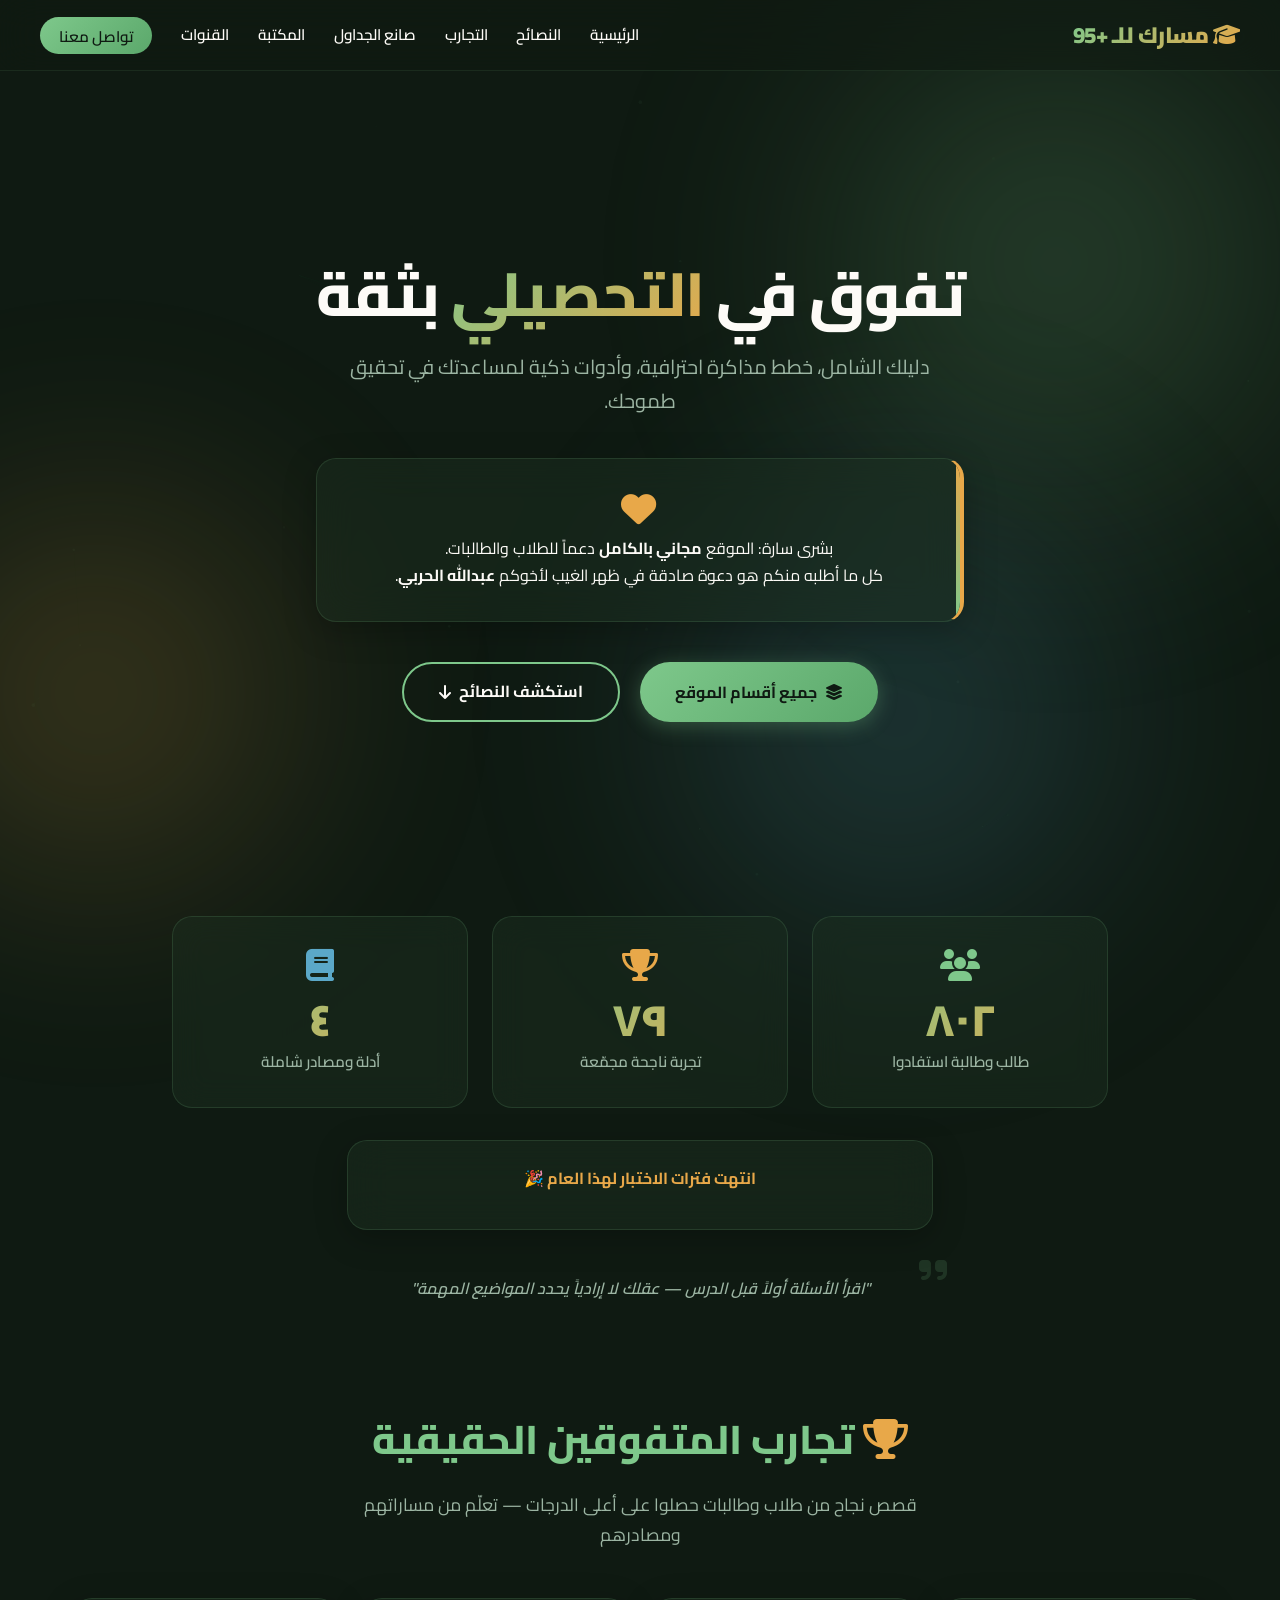
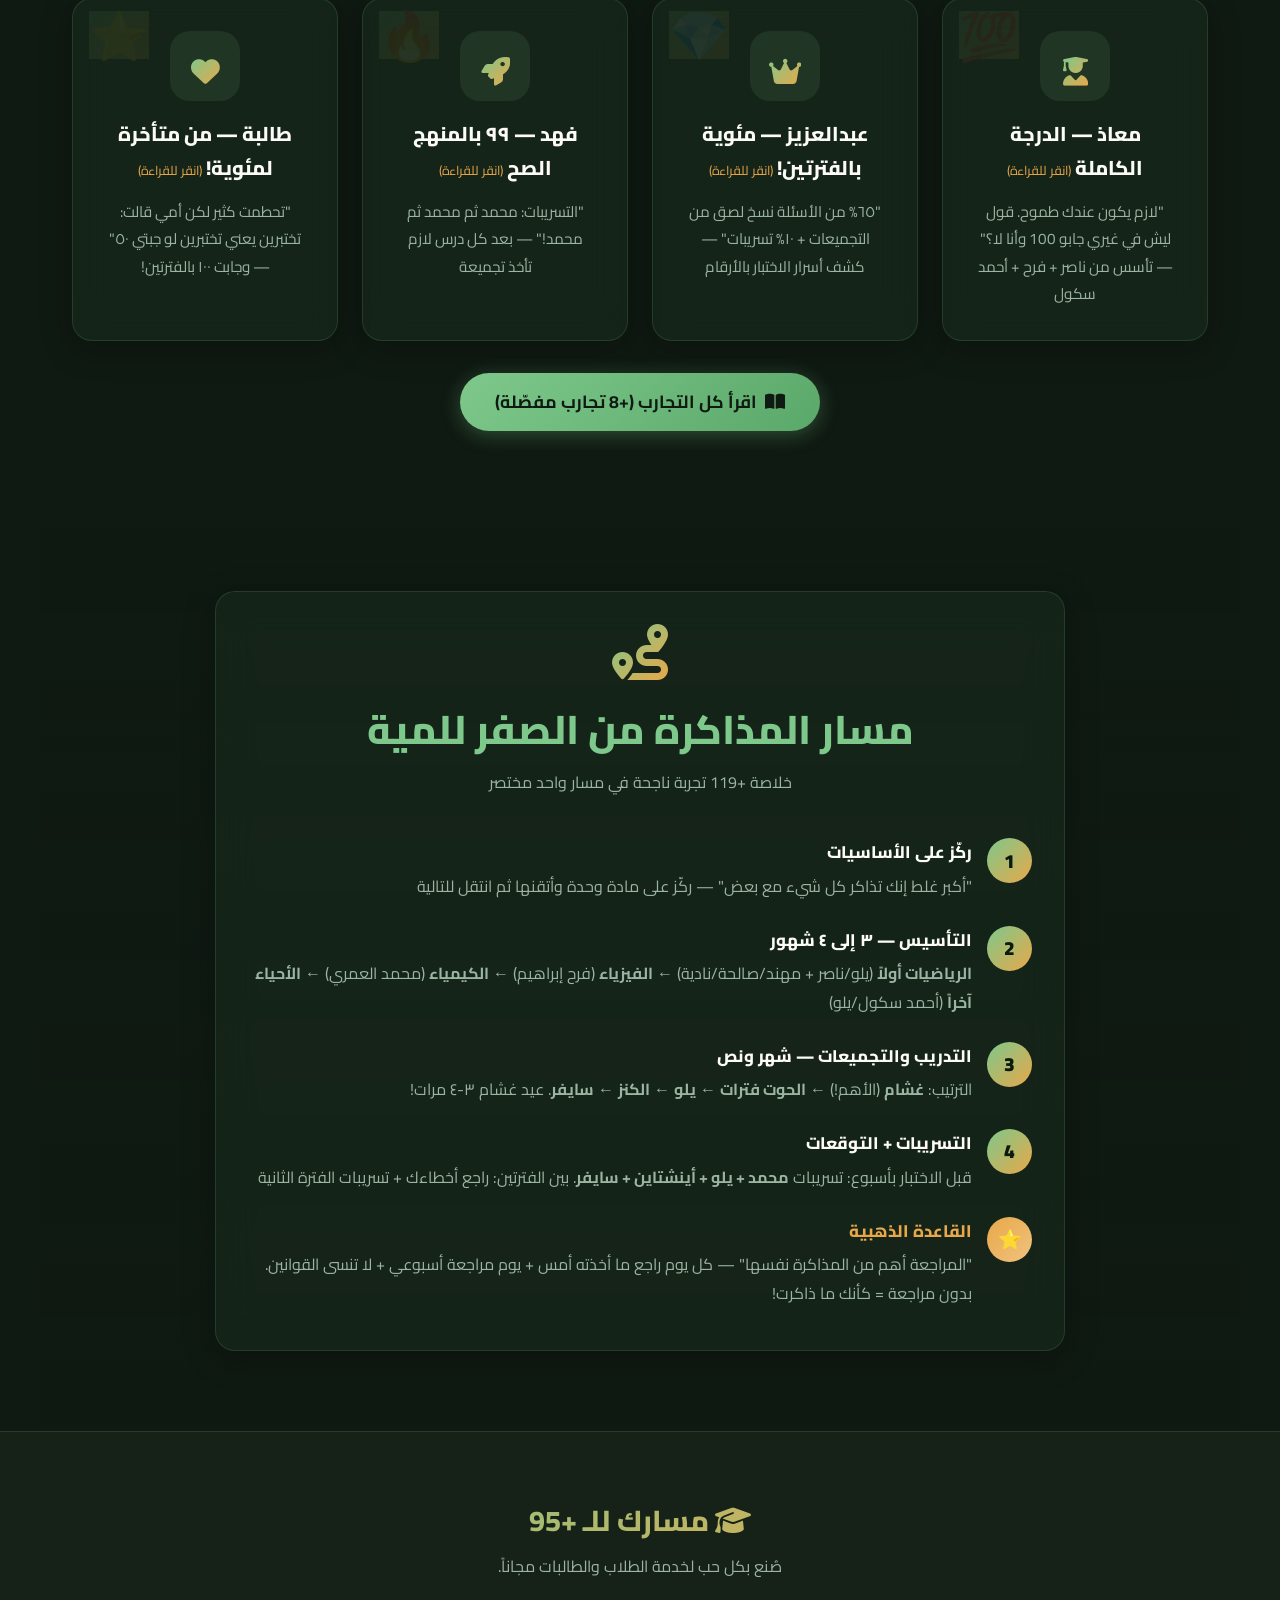
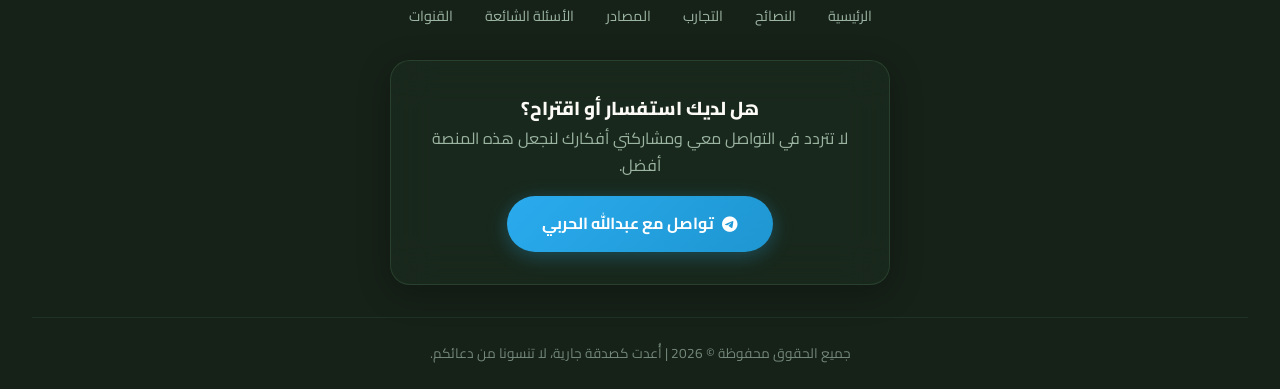
<file: index.html>
<!DOCTYPE html>
<html lang="ar" dir="rtl">
<head>
    <meta charset="UTF-8">
    <meta name="viewport" content="width=device-width, initial-scale=1.0">
    <title>مسارك للـ +95 | منصة التحصيلي الشاملة</title>
    <meta name="description" content="دليلك الشامل للتحصيلي: خطط مذاكرة ذكية، نصائح ذهبية من أصحاب الخبرة، تجارب المتفوقين. مجاني بالكامل!">
    <!-- Google Fonts: Cairo -->
    <link rel="preconnect" href="https://fonts.googleapis.com">
    <link rel="preconnect" href="https://fonts.gstatic.com" crossorigin>
    <link href="https://fonts.googleapis.com/css2?family=Cairo:wght@400;600;700;800;900&display=swap" rel="stylesheet">
    <!-- Font Awesome -->
    <link rel="stylesheet" href="https://cdnjs.cloudflare.com/ajax/libs/font-awesome/6.5.0/css/all.min.css">
    <!-- Custom CSS -->
    <link rel="stylesheet" href="style.css?v=17">
</head>
<body>
    <!-- Particles Background -->
    <canvas id="particles-canvas"></canvas>

    <!-- Organic Blobs -->
    <div class="organic-blob blob-1"></div>
    <div class="organic-blob blob-2"></div>
    <div class="organic-blob blob-3"></div>

    <!-- Mobile Overlay -->
    <div class="mobile-overlay" id="mobile-overlay"></div>

    <!-- Navbar -->
    <nav class="navbar" id="navbar">
        <div class="nav-container">
            <h1 class="logo"><i class="fa-solid fa-graduation-cap"></i> مسارك للـ +95</h1>
            <ul class="nav-links" id="nav-links">
                <li><a href="index.html">الرئيسية</a></li>
                <li><a href="tips.html">النصائح</a></li>
                <li><a href="#experiences-preview">التجارب</a></li>
                <li><a href="schedule.html">صانع الجداول</a></li>
                <li><a href="library.html">المكتبة</a></li>
                <li><a href="library.html#channels">القنوات</a></li>
                <li><a href="#contact" class="btn-primary-small">تواصل معنا</a></li>
            </ul>
            <button class="hamburger" id="hamburger" aria-label="القائمة">
                <span></span>
                <span></span>
                <span></span>
            </button>
        </div>
    </nav>

    <!-- Hero Section -->
    <header id="hero" class="hero-section">
        <div class="hero-content fade-in">
            <h2 class="hero-title">تفوق في <span class="highlight" id="typed-text">التحصيلي</span> بثقة</h2>
            <p class="hero-subtitle">دليلك الشامل، خطط مذاكرة احترافية، وأدوات ذكية لمساعدتك في تحقيق طموحك.</p>
            
            <div class="free-notice glass-card">
                <i class="fa-solid fa-heart pulse-icon"></i>
                <p>بشرى سارة: الموقع <strong>مجاني بالكامل</strong> دعماً للطلاب والطالبات.<br>
                كل ما أطلبه منكم هو دعوة صادقة في ظهر الغيب لأخوكم <strong>عبدالله الحربي</strong>.</p>
            </div>

            <div class="hero-buttons">
                <button onclick="openSectionsModal()" class="btn-primary"><i class="fa-solid fa-layer-group"></i> جميع أقسام الموقع</button>
                <a href="tips.html" class="btn-secondary">استكشف النصائح <i class="fa-solid fa-arrow-down"></i></a>
            </div>
            
            <!-- Sections Modal -->
            <div id="sections-modal" class="modal-overlay hidden">
                <div class="modal-content glass-card">
                    <button class="close-modal" aria-label="أغلق" onclick="closeSectionsModal()"><i class="fa-solid fa-xmark"></i></button>
                    <h3 class="modal-title">اضغط للانتقال لها 🚀</h3>
                    <div class="sections-grid">
                        <a href="schedule.html" class="sec-card" onclick="closeSectionsModal()">
                            <i class="fa-solid fa-wand-magic-sparkles"></i>
                            <div class="sec-content">
                                <span class="sec-title">صانع الجداول</span>
                                <span class="sec-desc">أداة تسوي لك جدول مفصّل بالذكاء الاصطناعي</span>
                            </div>
                        </a>
                        <a href="experiences.html" class="sec-card" onclick="closeSectionsModal()">
                            <i class="fa-solid fa-star"></i>
                            <div class="sec-content">
                                <span class="sec-title">تجارب المتفوقين</span>
                                <span class="sec-desc">قصص وأسرار طلاب جابوا +95</span>
                            </div>
                        </a>
                        <a href="library.html" class="sec-card" onclick="closeSectionsModal()">
                            <i class="fa-solid fa-book"></i>
                            <div class="sec-content">
                                <span class="sec-title">المكتبة الشاملة</span>
                                <span class="sec-desc">أهم المصادر، التجميعات، والكتب المطلوبة</span>
                            </div>
                        </a>
                        <a href="tips.html" class="sec-card" onclick="closeSectionsModal()">
                            <i class="fa-solid fa-lightbulb"></i>
                            <div class="sec-content">
                                <span class="sec-title">نصائح ذهبية</span>
                                <span class="sec-desc">زبدة النصائح عشان تختصر على نفسك التعب</span>
                            </div>
                        </a>
                        <a href="library.html#channels" class="sec-card" onclick="closeSectionsModal()">
                            <i class="fa-brands fa-telegram"></i>
                            <div class="sec-content">
                                <span class="sec-title">القنوات المهمة</span>
                                <span class="sec-desc">دليلك لأهم جروبات وقنوات التليجرام بالتحصيلي</span>
                            </div>
                        </a>
                    </div>
                </div>
            </div>
        </div>
    </header>

    <!-- Stats Section -->
    <section class="stats-section fade-in">
        <div class="stats-grid">
            <div class="stat-card">
                <i class="fa-solid fa-users stat-icon green"></i>
                <span class="stat-number" data-target="1200">0</span>
                <span class="stat-label">طالب وطالبة استفادوا</span>
            </div>
            <div class="stat-card">
                <i class="fa-solid fa-trophy stat-icon gold"></i>
                <span class="stat-number" data-target="119">0</span>
                <span class="stat-label">تجربة ناجحة مجمّعة</span>
            </div>
            <div class="stat-card">
                <i class="fa-solid fa-book stat-icon blue"></i>
                <span class="stat-number" data-target="7">0</span>
                <span class="stat-label">أدلة ومصادر شاملة</span>
            </div>
        </div>
    </section>

    <!-- Exam Countdown -->
    <section class="countdown-section fade-in">
        <div id="exam-countdown" class="countdown-container glass-card"></div>
    </section>

    <!-- Daily Motivational Quote -->
    <section class="quote-section fade-in">
        <div class="quote-container">
            <i class="fa-solid fa-quote-right quote-icon"></i>
            <p id="daily-quote" class="daily-quote-text">جاري التحميل...</p>
        </div>
    </section>

    <!-- Experiences Preview Section -->
    <section id="experiences-preview" class="tips-section" style="padding-top: 60px;">
        <h2 class="section-title fade-in"><i class="fa-solid fa-trophy" style="color:var(--accent-secondary)"></i> تجارب المتفوقين الحقيقية</h2>
        <p class="section-subtitle fade-in">قصص نجاح من طلاب وطالبات حصلوا على أعلى الدرجات — تعلّم من مساراتهم ومصادرهم</p>
        <div class="tips-grid">
            <div class="tip-card glass-card fade-in" style="cursor:pointer" onclick="window.location='experiences.html'">
                <span class="tip-number" style="background:var(--accent-gradient); color:#0a1a0d;">💯</span>
                <div class="icon-box"><i class="fa-solid fa-user-graduate"></i></div>
                <h3>معاذ — الدرجة الكاملة <span style="font-size:0.8rem; color:var(--accent-secondary); font-weight:normal;">(انقر للقراءة)</span></h3>
                <p>"لازم يكون عندك طموح. قول ليش في غيري جابو 100 وأنا لا؟" — تأسس من ناصر + فرح + أحمد سكول</p>
            </div>
            <div class="tip-card glass-card fade-in" style="cursor:pointer" onclick="window.location='experiences.html'">
                <span class="tip-number" style="background:var(--accent-gradient); color:#0a1a0d;">💎</span>
                <div class="icon-box"><i class="fa-solid fa-crown"></i></div>
                <h3>عبدالعزيز — مئوية بالفترتين! <span style="font-size:0.8rem; color:var(--accent-secondary); font-weight:normal;">(انقر للقراءة)</span></h3>
                <p>"٦٥% من الأسئلة نسخ لصق من التجميعات + ١٠% تسريبات" — كشف أسرار الاختبار بالأرقام</p>
            </div>
            <div class="tip-card glass-card fade-in" style="cursor:pointer" onclick="window.location='experiences.html'">
                <span class="tip-number" style="background:var(--accent-gradient); color:#0a1a0d;">🔥</span>
                <div class="icon-box"><i class="fa-solid fa-rocket"></i></div>
                <h3>فهد — ٩٩ بالمنهج الصح <span style="font-size:0.8rem; color:var(--accent-secondary); font-weight:normal;">(انقر للقراءة)</span></h3>
                <p>"التسريبات: محمد ثم محمد ثم محمد!" — بعد كل درس لازم تأخذ تجميعة</p>
            </div>
            <div class="tip-card glass-card fade-in" style="cursor:pointer" onclick="window.location='experiences.html'">
                <span class="tip-number" style="background:var(--accent-gradient); color:#0a1a0d;">⭐</span>
                <div class="icon-box"><i class="fa-solid fa-heart"></i></div>
                <h3>طالبة — من متأخرة لمئوية! <span style="font-size:0.8rem; color:var(--accent-secondary); font-weight:normal;">(انقر للقراءة)</span></h3>
                <p>"تحطمت كثير لكن أمي قالت: تختبرين يعني تختبرين لو جبتي ٥٠" — وجابت ١٠٠ بالفترتين!</p>
            </div>
        </div>
        <div style="text-align:center; margin-top:2rem;">
            <a href="experiences.html" class="btn-primary" style="display:inline-flex; gap:8px; font-size:1.1rem;">
                <i class="fa-solid fa-book-open"></i> اقرأ كل التجارب (+8 تجارب مفصّلة)
            </a>
        </div>
    </section>

    <!-- Study Path Section -->
    <section id="study-path" class="ai-section" style="background: linear-gradient(180deg, rgba(15,26,18,0.3) 0%, transparent 100%);">
        <div class="ai-container glass-card fade-in" style="max-width: 850px;">
            <div class="ai-header">
                <i class="fa-solid fa-route ai-icon"></i>
                <h2 class="section-title" style="margin-bottom: 5px;">مسار المذاكرة من الصفر للمية</h2>
                <p style="color:var(--text-secondary)">خلاصة +119 تجربة ناجحة في مسار واحد مختصر</p>
            </div>
            <div style="text-align:right; padding: 10px 0;">
                <div style="display:flex; align-items:flex-start; gap:15px; margin-bottom:25px;" class="fade-in">
                    <div style="width:45px;height:45px;border-radius:50%;background:var(--accent-gradient);display:flex;align-items:center;justify-content:center;flex-shrink:0;font-weight:900;color:#0a1a0d;font-size:1.2rem;">1</div>
                    <div>
                        <h3 style="color:var(--text-primary);margin:0 0 5px;font-size:1.05rem;">ركّز على الأساسيات</h3>
                        <p style="color:var(--text-secondary);margin:0;line-height:1.8;">"أكبر غلط إنك تذاكر كل شيء مع بعض" — ركّز على مادة وحدة وأتقنها ثم انتقل للتالية</p>
                    </div>
                </div>
                <div style="display:flex; align-items:flex-start; gap:15px; margin-bottom:25px;" class="fade-in">
                    <div style="width:45px;height:45px;border-radius:50%;background:var(--accent-gradient);display:flex;align-items:center;justify-content:center;flex-shrink:0;font-weight:900;color:#0a1a0d;font-size:1.2rem;">2</div>
                    <div>
                        <h3 style="color:var(--text-primary);margin:0 0 5px;font-size:1.05rem;">التأسيس — ٣ إلى ٤ شهور</h3>
                        <p style="color:var(--text-secondary);margin:0;line-height:1.8;"><strong>الرياضيات أولاً</strong> (يلو/ناصر + مهند/صالحة/نادية) ← <strong>الفيزياء</strong> (فرح إبراهيم) ← <strong>الكيمياء</strong> (محمد العمري) ← <strong>الأحياء آخراً</strong> (أحمد سكول/يلو)</p>
                    </div>
                </div>
                <div style="display:flex; align-items:flex-start; gap:15px; margin-bottom:25px;" class="fade-in">
                    <div style="width:45px;height:45px;border-radius:50%;background:var(--accent-gradient);display:flex;align-items:center;justify-content:center;flex-shrink:0;font-weight:900;color:#0a1a0d;font-size:1.2rem;">3</div>
                    <div>
                        <h3 style="color:var(--text-primary);margin:0 0 5px;font-size:1.05rem;">التدريب والتجميعات — شهر ونص</h3>
                        <p style="color:var(--text-secondary);margin:0;line-height:1.8;">الترتيب: <strong>غشام</strong> (الأهم!) ← <strong>الحوت فترات</strong> ← <strong>يلو</strong> ← <strong>الكنز</strong> ← <strong>سايفر</strong>. عيد غشام ٣-٤ مرات!</p>
                    </div>
                </div>
                <div style="display:flex; align-items:flex-start; gap:15px; margin-bottom:25px;" class="fade-in">
                    <div style="width:45px;height:45px;border-radius:50%;background:var(--accent-gradient);display:flex;align-items:center;justify-content:center;flex-shrink:0;font-weight:900;color:#0a1a0d;font-size:1.2rem;">4</div>
                    <div>
                        <h3 style="color:var(--text-primary);margin:0 0 5px;font-size:1.05rem;">التسريبات + التوقعات</h3>
                        <p style="color:var(--text-secondary);margin:0;line-height:1.8;">قبل الاختبار بأسبوع: تسريبات <strong>محمد + يلو + أينشتاين + سايفر</strong>. بين الفترتين: راجع أخطاءك + تسريبات الفترة الثانية</p>
                    </div>
                </div>
                <div style="display:flex; align-items:flex-start; gap:15px;" class="fade-in">
                    <div style="width:45px;height:45px;border-radius:50%;background:linear-gradient(135deg,#e8a849,#f0c27f);display:flex;align-items:center;justify-content:center;flex-shrink:0;font-weight:900;color:#0a1a0d;font-size:1.2rem;">⭐</div>
                    <div>
                        <h3 style="color:var(--accent-secondary);margin:0 0 5px;font-size:1.05rem;">القاعدة الذهبية</h3>
                        <p style="color:var(--text-secondary);margin:0;line-height:1.8;">"المراجعة أهم من المذاكرة نفسها" — كل يوم راجع ما أخذته أمس + يوم مراجعة أسبوعي + لا تنسى القوانين. بدون مراجعة = كأنك ما ذاكرت!</p>
                    </div>
                </div>
            </div>
        </div>
    </section>

    <!-- Footer & Contact -->
    <footer id="contact" class="footer">
        <div class="footer-content">
            <h2 class="footer-logo"><i class="fa-solid fa-graduation-cap"></i> مسارك للـ +95</h2>
            <p style="color:var(--text-secondary)">صُنع بكل حب لخدمة الطلاب والطالبات مجاناً.</p>
            <div class="footer-links">
                <a href="index.html">الرئيسية</a>
                <a href="tips.html">النصائح</a>
                <a href="experiences.html">التجارب</a>
                <a href="sources.html">المصادر</a>
                <a href="faq.html">الأسئلة الشائعة</a>
                <a href="library.html#channels">القنوات</a>
            </div>
            <div class="contact-box glass-card fade-in">
                <h3>هل لديك استفسار أو اقتراح؟</h3>
                <p style="color:var(--text-secondary)">لا تتردد في التواصل معي ومشاركتي أفكارك لنجعل هذه المنصة أفضل.</p>
                <a href="https://t.me/aaoove" target="_blank" class="btn-telegram">
                    <i class="fa-brands fa-telegram"></i> تواصل مع عبدالله الحربي
                </a>
            </div>
        </div>
        <div class="footer-bottom">
            <p>جميع الحقوق محفوظة &copy; 2026 | أُعدت كصدقة جارية، لا تنسونا من دعائكم.</p>
        </div>
    </footer>

    <!-- Back to Top Button -->
    <button class="back-to-top" id="back-to-top" aria-label="العودة للأعلى">
        <i class="fa-solid fa-arrow-up"></i>
    </button>

    <!-- Scripts -->
    <script src="script.js?v=18"></script>
</body>
</html>
</file>
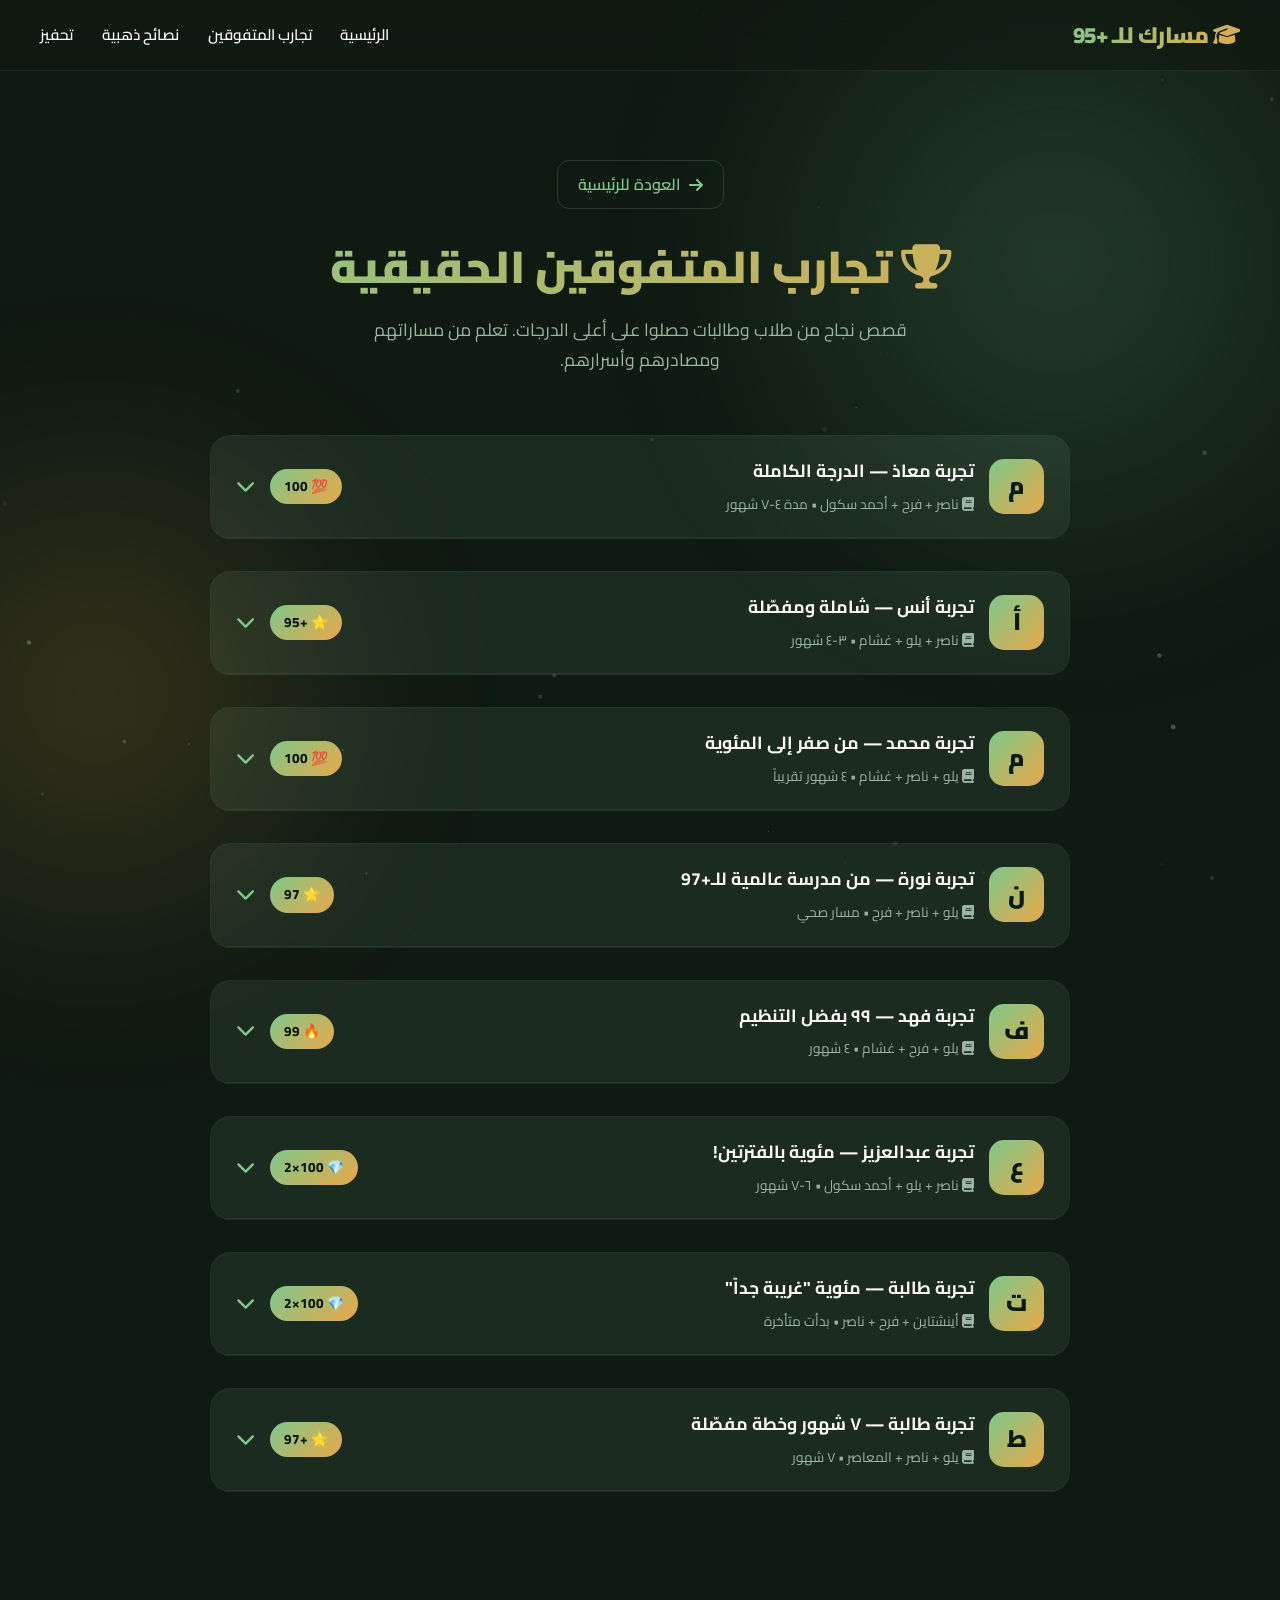
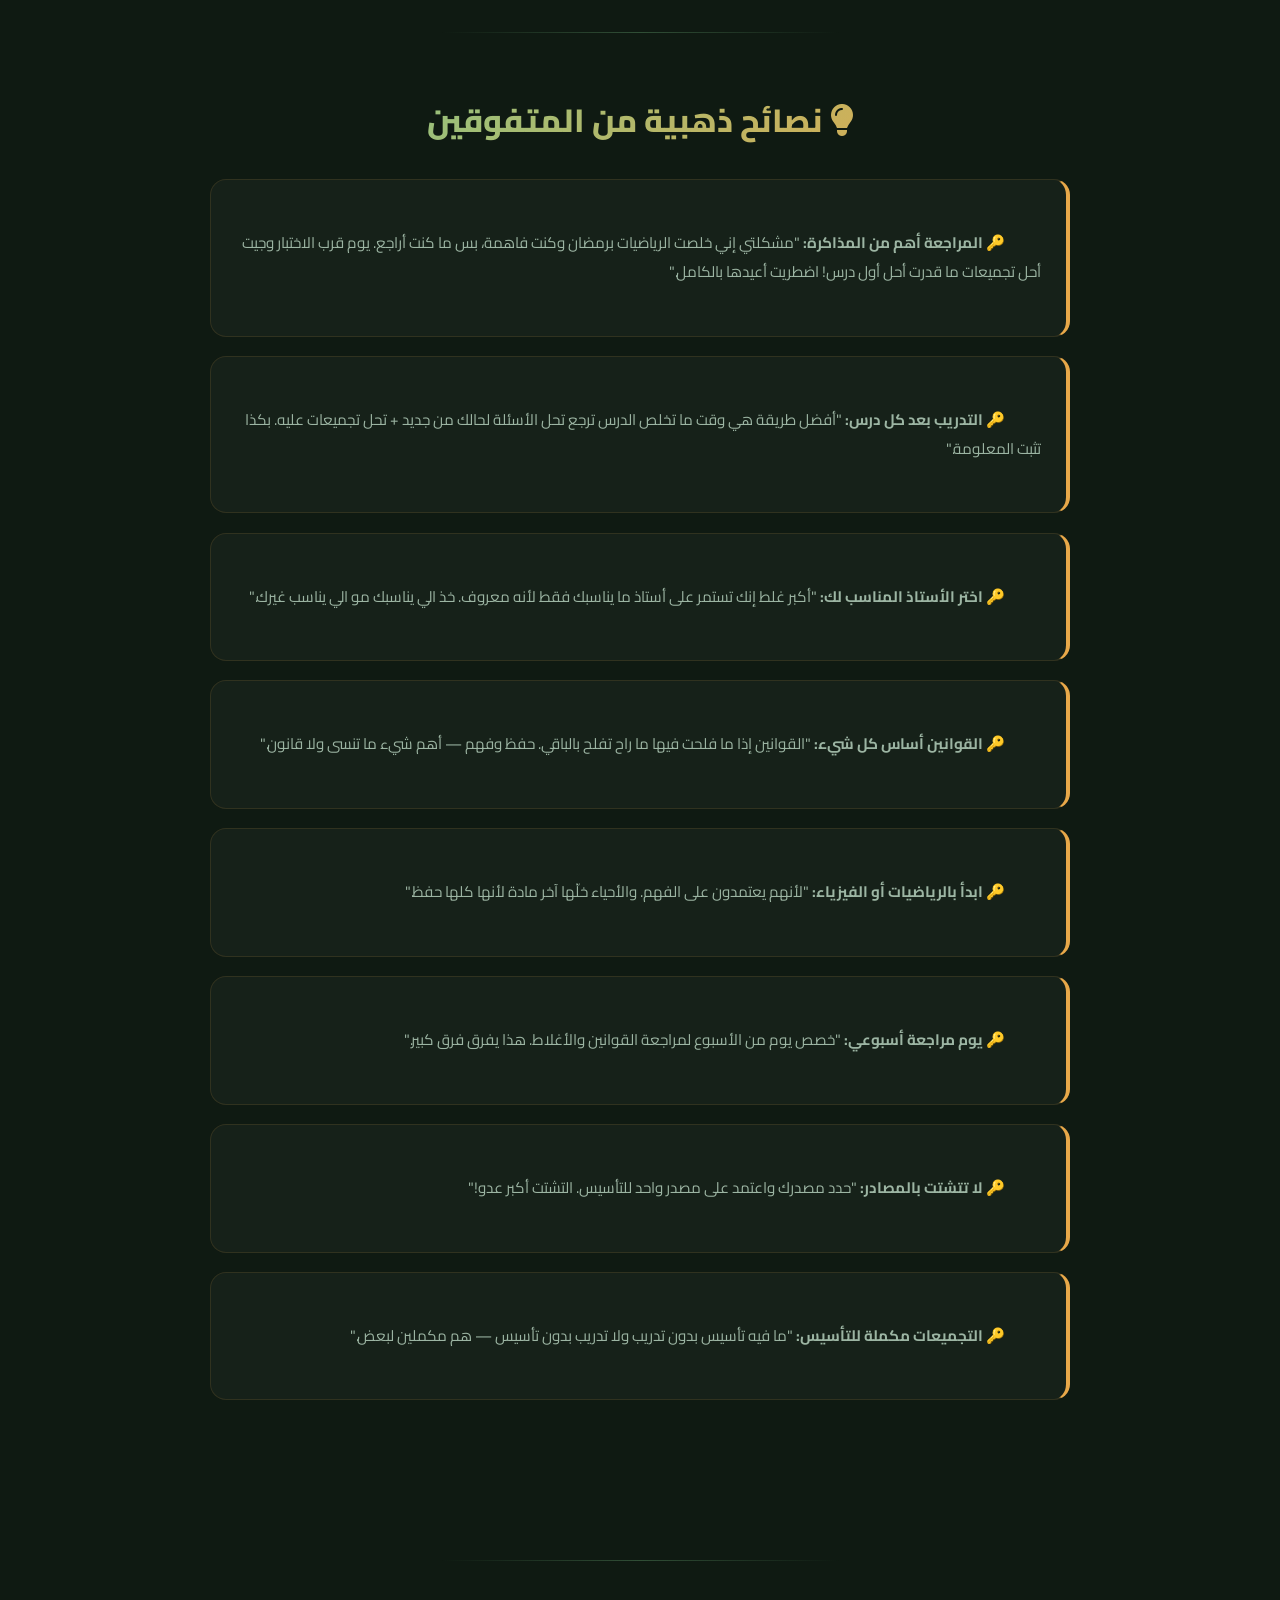
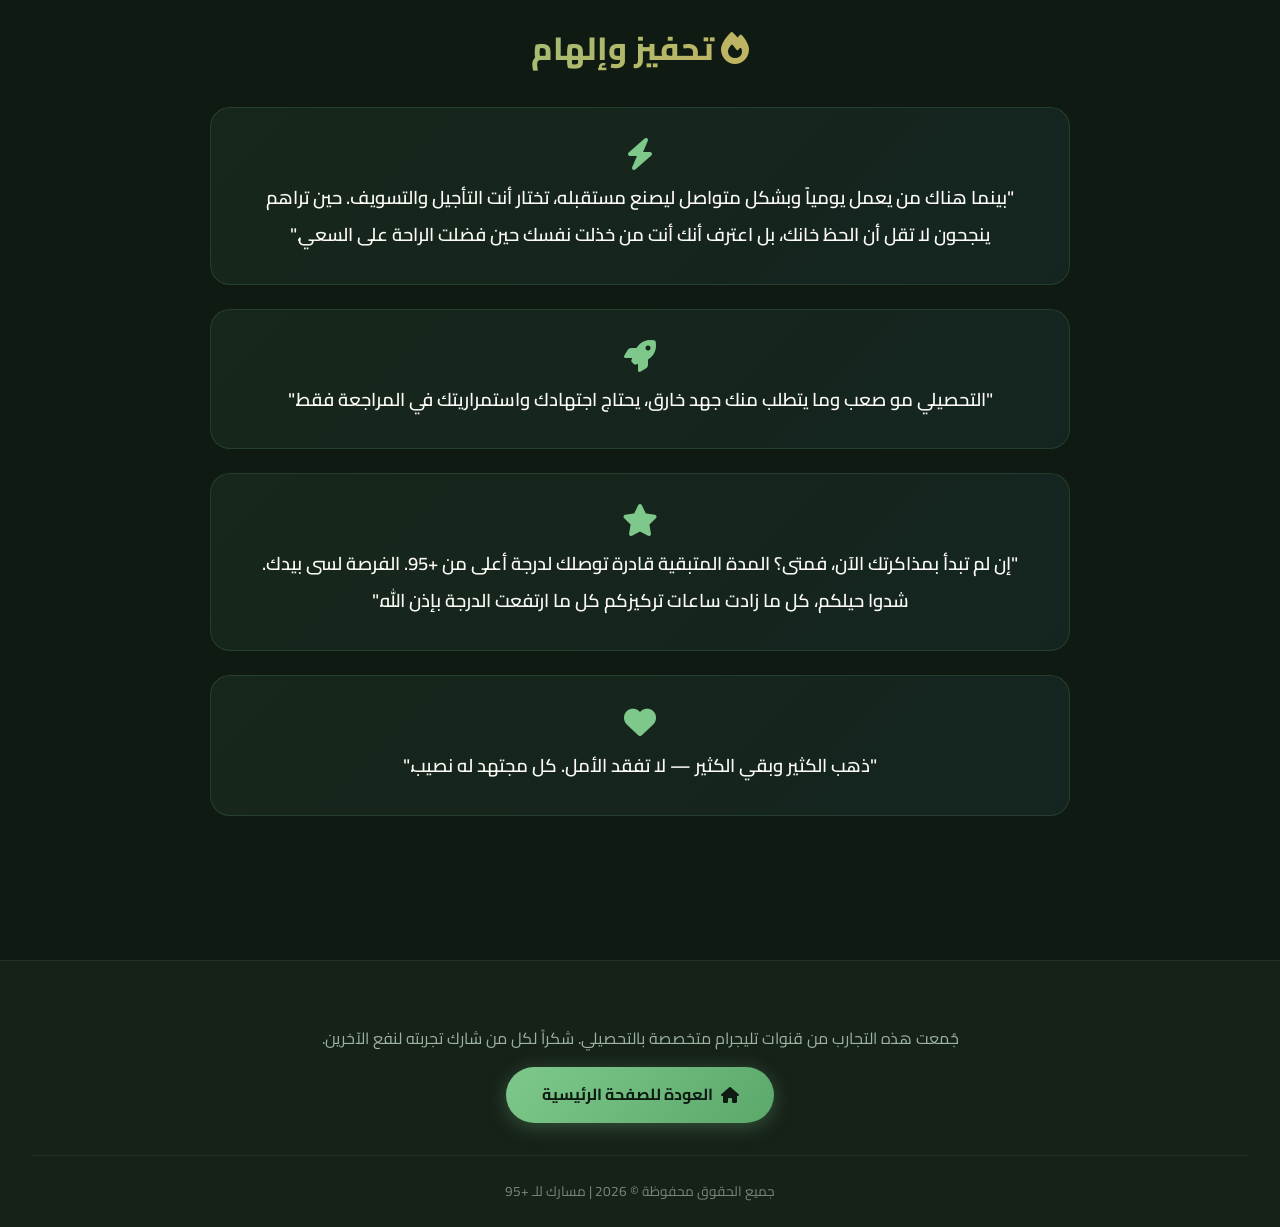
<file: experiences.html>
<!DOCTYPE html>
<html lang="ar" dir="rtl">
<head>
    <meta charset="UTF-8">
    <meta name="viewport" content="width=device-width, initial-scale=1.0">
    <title>تجارب المتفوقين | مسارك للـ +95</title>
    <meta name="description" content="تجارب حقيقية من طلاب حصلوا على +95 في التحصيلي: خطط مذاكرتهم، مصادرهم، نصائحهم الذهبية. استفد من تجاربهم المثبتة!">
    <link rel="preconnect" href="https://fonts.googleapis.com">
    <link rel="preconnect" href="https://fonts.gstatic.com" crossorigin>
    <link href="https://fonts.googleapis.com/css2?family=Cairo:wght@400;600;700;800;900&display=swap" rel="stylesheet">
    <link rel="stylesheet" href="https://cdnjs.cloudflare.com/ajax/libs/font-awesome/6.5.0/css/all.min.css">
    <link rel="stylesheet" href="style.css?v=17">
    <style>
        .exp-hero { padding: 140px 20px 60px; text-align: center; }
        .exp-hero h1 { font-size: 2.8rem; font-weight: 900; background: var(--accent-gradient); -webkit-background-clip: text; -webkit-text-fill-color: transparent; margin-bottom: 10px; }
        .exp-hero p { color: var(--text-secondary); font-size: 1.1rem; max-width: 600px; margin: 0 auto; }
        .exp-grid { max-width: 900px; margin: 0 auto; padding: 0 20px 80px; display: flex; flex-direction: column; gap: 2rem; }
        .exp-card { background: rgba(255,255,255,0.03); border: 1px solid rgba(126,200,139,0.1); border-radius: 20px; padding: 0; overflow: hidden; transition: all 0.4s ease; }
        .exp-card:hover { border-color: rgba(126,200,139,0.3); transform: translateY(-3px); box-shadow: 0 15px 40px rgba(0,0,0,0.3); }
        .exp-card-header { display: flex; align-items: center; gap: 15px; padding: 20px 25px; background: rgba(126,200,139,0.06); border-bottom: 1px solid rgba(126,200,139,0.08); cursor: pointer; }
        .exp-avatar { width: 55px; height: 55px; border-radius: 15px; background: var(--accent-gradient); display: flex; align-items: center; justify-content: center; font-size: 1.5rem; font-weight: 900; color: #0a1a0d; flex-shrink: 0; }
        .exp-meta { flex: 1; }
        .exp-meta h3 { font-size: 1.1rem; font-weight: 700; color: var(--text-primary); margin: 0 0 4px; }
        .exp-meta span { font-size: 0.85rem; color: var(--text-secondary); }
        .exp-badge { background: var(--accent-gradient); color: #0a1a0d; padding: 6px 14px; border-radius: 20px; font-size: 0.85rem; font-weight: 800; flex-shrink: 0; }
        .exp-card-body { padding: 0 25px; max-height: 0; overflow: hidden; transition: max-height 0.5s ease, padding 0.3s ease; }
        .exp-card-body.open { max-height: 3000px; padding: 25px; }
        .exp-card-body p, .exp-card-body div { color: var(--text-secondary); line-height: 2; font-size: 0.95rem; white-space: pre-wrap; word-wrap: break-word; }
        .exp-toggle { color: var(--accent-primary); font-size: 1.2rem; transition: transform 0.3s; flex-shrink: 0; }
        .exp-toggle.open { transform: rotate(180deg); }
        .exp-highlight { display: inline-block; background: rgba(126,200,139,0.1); color: var(--accent-primary); padding: 2px 8px; border-radius: 6px; font-weight: 600; }
        .filter-bar { display: flex; gap: 10px; justify-content: center; flex-wrap: wrap; margin-bottom: 2rem; }
        .filter-btn { background: rgba(255,255,255,0.05); border: 1px solid rgba(126,200,139,0.15); color: var(--text-secondary); padding: 8px 20px; border-radius: 25px; cursor: pointer; font-family: 'Cairo'; font-size: 0.9rem; transition: all 0.3s; }
        .filter-btn:hover, .filter-btn.active { background: var(--accent-gradient); color: #0a1a0d; font-weight: 700; border-color: transparent; }
        .tips-section-page { max-width: 900px; margin: 0 auto; padding: 0 20px 80px; }
        .tips-section-page h2 { font-size: 2rem; font-weight: 800; background: var(--accent-gradient); -webkit-background-clip: text; -webkit-text-fill-color: transparent; text-align: center; margin-bottom: 2rem; }
        .tip-item { background: rgba(255,255,255,0.03); border: 1px solid rgba(232,168,73,0.12); border-right: 4px solid var(--accent-secondary); border-radius: 16px; padding: 20px 25px; margin-bottom: 1.2rem; color: var(--text-secondary); line-height: 1.9; font-size: 0.95rem; white-space: pre-wrap; }
        .tip-item:hover { border-color: rgba(232,168,73,0.35); background: rgba(232,168,73,0.04); }
        .motivation-card { background: linear-gradient(135deg, rgba(126,200,139,0.08), rgba(91,168,200,0.08)); border: 1px solid rgba(126,200,139,0.15); border-radius: 20px; padding: 30px; text-align: center; margin-bottom: 1.5rem; font-size: 1.15rem; line-height: 2; color: var(--text-primary); font-weight: 600; }
        .motivation-card i { font-size: 2rem; color: var(--accent-primary); margin-bottom: 10px; display: block; }
        .back-home { display: inline-flex; align-items: center; gap: 8px; color: var(--accent-primary); text-decoration: none; font-weight: 600; margin: 20px; padding: 10px 20px; border: 1px solid rgba(126,200,139,0.2); border-radius: 12px; transition: all 0.3s; }
        .back-home:hover { background: rgba(126,200,139,0.1); }
        .section-divider { height: 1px; background: linear-gradient(90deg, transparent, rgba(126,200,139,0.3), transparent); margin: 60px auto; max-width: 400px; }
        @media (max-width: 768px) {
            .exp-hero h1 { font-size: 2rem; }
            .exp-card-header { padding: 15px; gap: 10px; }
            .exp-avatar { width: 45px; height: 45px; font-size: 1.2rem; }
            .exp-badge { font-size: 0.75rem; padding: 4px 10px; }
        }
    </style>
</head>
<body>
    <canvas id="particles-canvas"></canvas>
    <div class="organic-blob blob-1"></div>
    <div class="organic-blob blob-2"></div>

    <!-- Navbar -->
    <nav class="navbar" id="navbar">
        <div class="nav-container">
            <h1 class="logo"><i class="fa-solid fa-graduation-cap"></i> مسارك للـ +95</h1>
            <ul class="nav-links" id="nav-links">
                <li><a href="index.html">الرئيسية</a></li>
                <li><a href="#experiences">تجارب المتفوقين</a></li>
                <li><a href="#tips-page">نصائح ذهبية</a></li>
                <li><a href="#motivation">تحفيز</a></li>
            </ul>
            <button class="hamburger" id="hamburger" aria-label="القائمة">
                <span></span><span></span><span></span>
            </button>
        </div>
    </nav>
    <div class="mobile-overlay" id="mobile-overlay"></div>

    <!-- Hero -->
    <section class="exp-hero">
        <a href="index.html" class="back-home"><i class="fa-solid fa-arrow-right"></i> العودة للرئيسية</a>
        <h1><i class="fa-solid fa-trophy"></i> تجارب المتفوقين الحقيقية</h1>
        <p>قصص نجاح من طلاب وطالبات حصلوا على أعلى الدرجات. تعلم من مساراتهم ومصادرهم وأسرارهم.</p>
    </section>

    <!-- Experiences -->
    <section id="experiences" class="exp-grid">

        <!-- Experience 1: معاذ - 100 -->
        <div class="exp-card fade-in">
            <div class="exp-card-header" onclick="toggleExp(this)">
                <div class="exp-avatar">م</div>
                <div class="exp-meta">
                    <h3>تجربة معاذ — الدرجة الكاملة</h3>
                    <span><i class="fa-solid fa-book"></i> ناصر + فرح + أحمد سكول &bull; مدة ٤-٧ شهور</span>
                </div>
                <span class="exp-badge">💯 100</span>
                <i class="fa-solid fa-chevron-down exp-toggle"></i>
            </div>
            <div class="exp-card-body">
                <div>
<strong>المصادر:</strong>
• التأسيس: كتاب ناصر عبدالكريم + كتاب النبلاء (أحياء)
• الفيزياء: فرح إبراهيم + أبو راما تكنوقراطية
• الرياضيات: فرح إبراهيم + عبدالوهاب العوهلي
• الكيمياء: فرح إبراهيم + محمد العمري
• الأحياء: أحمد سكول (شامل المنهج + ناصر + التجميعات مجاناً)

<strong>طريقة المذاكرة:</strong>
• الفيزياء: شرح فرح ← حل أسئلة ناصر ← الرجوع للمقطع للصعب
• الرياضيات: نفس المنهج مع فرح + العوهلي
• الكيمياء: محمد العمري + فرح للنقاط الصعبة
• الأحياء: أحمد سكول للمناهج + تقاويم الفصول

<strong>أهم التجميعات:</strong>
١- غشام ٢- الحوت (فترات + شامل) ٣- سايفر ٤- الكنز ٥- فرح (فيزياء) ٦- جهاد

<strong>المدة المناسبة:</strong> ٤-٧ شهور حسب مستواك ومجهودك اليومي
                </div>
            </div>
        </div>

        <!-- Experience 2: أنس - 95 -->
        <div class="exp-card fade-in">
            <div class="exp-card-header" onclick="toggleExp(this)">
                <div class="exp-avatar">أ</div>
                <div class="exp-meta">
                    <h3>تجربة أنس — شاملة ومفصّلة</h3>
                    <span><i class="fa-solid fa-book"></i> ناصر + يلو + غشام &bull; ٣-٤ شهور</span>
                </div>
                <span class="exp-badge">⭐ +95</span>
                <i class="fa-solid fa-chevron-down exp-toggle"></i>
            </div>
            <div class="exp-card-body">
                <div>
<strong>التأسيس:</strong> ناصر العبدالكريم 24 (كل المواد إلا الأحياء من يلو)
التجميعات: غشام (ريض/فيز/كيم) + يلو كل المواد

<strong>الفيزياء:</strong> أسهل مادة! شرح فرح إبراهيم رهيب والشرائح جاهزة
<strong>الكيمياء:</strong> ناصر + محمد العمري "الأسطورة" — يفهم ويشرح بطريقة أكاديمية
<strong>الرياضيات:</strong> مادة دسمة لكن ممكنة. شرح مهند + العوهلي + ناديه بدوي
<strong>الأحياء:</strong> يلو + د. طلحة (شامل + ملون + مريح + يربط المعلومات)

<strong>نصائح ذهبية:</strong>
• المتشابهات بين المواد مهمة جداً — قياس يركز عليها
• استخدم جهاز خاص بالمذاكرة (لابتوب) بعيداً عن الجوال
• اجعل بيئة المذاكرة تحفيزية — صور تحفيزية، تغيير المكان
• نام بقدر كافي ولا تلخبط نومك
• أي سؤال صعب سجله واحله ثاني يوم
                </div>
            </div>
        </div>

        <!-- Experience 3: محمد - 100 -->
        <div class="exp-card fade-in">
            <div class="exp-card-header" onclick="toggleExp(this)">
                <div class="exp-avatar">م</div>
                <div class="exp-meta">
                    <h3>تجربة محمد — من صفر إلى المئوية</h3>
                    <span><i class="fa-solid fa-book"></i> يلو + ناصر + غشام &bull; ٤ شهور تقريباً</span>
                </div>
                <span class="exp-badge">💯 100</span>
                <i class="fa-solid fa-chevron-down exp-toggle"></i>
            </div>
            <div class="exp-card-body">
                <div>
<strong>الرياضيات:</strong> يلو شرح نادية + محمد البلوي + أينشتاين (أفضل شرح رياضيات)
<strong>الأحياء:</strong> أحمد سكول "جبار جداً" + يلو — المادة تحتاج مراجعة مستمرة
<strong>الكيمياء:</strong> يلو + محمد العمري "أفضل من درس الكيمياء بلا منازع"
<strong>الفيزياء:</strong> فرح إبراهيم + أينشتاين

<strong>طريقة المذاكرة:</strong>
• كنت أتأسس مادتين أو ثلاث باليوم
• بعد كل مادة أخلصها ← مباشرة أحل تجميعاتها
• الرياضيات مادة "تافهة جداً" للي يتدرب بكثرة!
• المراجعة أساسية — "اذا ما راجعت اعتبر انك ما ذاكرت"

<strong>التجميعات:</strong> يلو + أينشتاين + غشام + ناصر
<strong>التسريبات:</strong> يلو + أينشتاين + قناة محمد بالتليجرام

<strong>أهم نصيحة:</strong> المحافظة على الصلوات والوتر والضحى — "أقسم بالله هي الي بتنفعكم"
                </div>
            </div>
        </div>

        <!-- Experience 4: نوره - 97 -->
        <div class="exp-card fade-in">
            <div class="exp-card-header" onclick="toggleExp(this)">
                <div class="exp-avatar">ن</div>
                <div class="exp-meta">
                    <h3>تجربة نورة — من مدرسة عالمية للـ+97</h3>
                    <span><i class="fa-solid fa-book"></i> يلو + ناصر + فرح &bull; مسار صحي</span>
                </div>
                <span class="exp-badge">🌟 97</span>
                <i class="fa-solid fa-chevron-down exp-toggle"></i>
            </div>
            <div class="exp-card-body">
                <div>
<strong>ملاحظة مهمة:</strong> كنت بمدرسة عالمية ومنهجي إنجليزي — اختبرت بالعربي وما كان عائق!

<strong>الفيزياء:</strong> فرح إبراهيم + يلو + ناصر. كنت أعلق القوانين على جدار مكتبي
<strong>الكيمياء:</strong> محمد العمري ممتاز + فرح للمركبات العضوية
<strong>الرياضيات:</strong> يلو — انتبهوا كتاب عماد مافاد لأن شرحه مبني على أسئلة المنهج لا التحصيلي
<strong>الأحياء:</strong> يلو + د. طلحة — اعتمدت كلياً على يلو

<strong>التجميعات:</strong> غشام + يلو + الحوت فترات + سايفر + بصمة فرح
<strong>التسريبات:</strong> يلو + سايفر

<strong>نصيحة:</strong> الفترة الأولى 78 والثانية 90+ — الفرق؟ عدت غشام مرات وذاكرته كويس!
                </div>
            </div>
        </div>

        <!-- Experience 5: فهد - 99 -->
        <div class="exp-card fade-in">
            <div class="exp-card-header" onclick="toggleExp(this)">
                <div class="exp-avatar">ف</div>
                <div class="exp-meta">
                    <h3>تجربة فهد — ٩٩ بفضل التنظيم</h3>
                    <span><i class="fa-solid fa-book"></i> يلو + فرح + غشام &bull; ٤ شهور</span>
                </div>
                <span class="exp-badge">🔥 99</span>
                <i class="fa-solid fa-chevron-down exp-toggle"></i>
            </div>
            <div class="exp-card-body">
                <div>
<strong>الرياضيات:</strong> أجمل مادة! يلو شرح صالحة العسيري — أخذت ٢٠ يوم
<strong>الكيمياء:</strong> أسهل مادة — محمد العمري + يلو — ١٤ يوم
<strong>الأحياء:</strong> ممتعة! أحمد سكول "رهيب جداً" + يلو
<strong>الفيزياء:</strong> فرح إبراهيم

<strong>قاعدة ذهبية:</strong> بعد كل درس لازم تأخذ تجميعة — ضروري ضروري!

<strong>التدريب:</strong> يلو + غشام + أينشتاين (تجميع + توقعات)

<strong>التسريبات:</strong> "محمد ثم محمد ثم محمد" — طلع من الاختبار لقى أسئلته عنده!

<strong>نصيحة:</strong> طبيعي تحس بخوف وقلق — حافظ على أعصابك وخذها تغيير جو
                </div>
            </div>
        </div>

        <!-- Experience 6: عبدالعزيز - 100 بالفترتين -->
        <div class="exp-card fade-in">
            <div class="exp-card-header" onclick="toggleExp(this)">
                <div class="exp-avatar">ع</div>
                <div class="exp-meta">
                    <h3>تجربة عبدالعزيز — مئوية بالفترتين!</h3>
                    <span><i class="fa-solid fa-book"></i> ناصر + يلو + أحمد سكول &bull; ٦-٧ شهور</span>
                </div>
                <span class="exp-badge">💎 100×2</span>
                <i class="fa-solid fa-chevron-down exp-toggle"></i>
            </div>
            <div class="exp-card-body">
                <div>
<strong>حقيقة مهمة:</strong> "مافي طريق واحد لل100 — الي يقولك عكس كذا يبي يستغلك للترويج"

<strong>الكيمياء:</strong> ناصر + محمد العمري (أساسي صفر بالكلمة! وقدر يجيب 100)
<strong>الفيزياء:</strong> فرح إبراهيم + تكنوقراطية + تجميع الحوت الشامل كتدريب
<strong>الرياضيات:</strong> المعاصر + ناصر + العوهلي (شرح المناهج كاملة + التحصيلي)
<strong>الأحياء:</strong> أحمد سكول (المناهج الطويلة) + ملخص يلو + د. طلحة

<strong>التجميعات بالترتيب:</strong>
١- غشام (الأهم بلا منازع، مجاني)
٢- الكنز (مجاني)
٣- الحوت فترات 21 و 22
٤- الحوت الشامل الكبير

<strong>حقيقة عن الاختبار:</strong>
• ٦٠-٦٥% من الأسئلة نسخ لصق من التجميعات
• ~١٠% أسئلة مسربة من أيام سابقة
• الباقي أسئلة بصيغ مختلفة أو تعويض بقوانين
• "الأحياء ٩٩% من أسئلته منسوخة من التجميعات بالحرف"
                </div>
            </div>
        </div>

        <!-- Experience 7: طالبة 100 بالفترتين -->
        <div class="exp-card fade-in">
            <div class="exp-card-header" onclick="toggleExp(this)">
                <div class="exp-avatar">ت</div>
                <div class="exp-meta">
                    <h3>تجربة طالبة — مئوية "غريبة جداً"</h3>
                    <span><i class="fa-solid fa-book"></i> أينشتاين + فرح + ناصر &bull; بدأت متأخرة</span>
                </div>
                <span class="exp-badge">💎 100×2</span>
                <i class="fa-solid fa-chevron-down exp-toggle"></i>
            </div>
            <div class="exp-card-body">
                <div>
<strong>القصة:</strong> بدأت شهر ٥ بشكل متهاون — كل مادة أقعد عليها شهر! نصف شهر ٨ تحطمت لأنها ناسية كل شي ولا راجعت. أمها قالت: "تختبرين يعني تختبرين لو جبتي ٥٠!"

<strong>نقطة التحول:</strong> نصف شهر ٩ شدت شددها — ذاكرت في كل مكان. خلصت الأحياء بالعيد ثم تجميعات بذمة وضمير

<strong>المصادر:</strong>
• ناصر ٢٤ + أينشتاين (كل المواد عدا الفيزياء)
• الفيزياء: فرح إبراهيم
• غشام للتدريب فقط
• خرائط مفاهيم ناصر ٢٥ للمراجعة

<strong>السر:</strong>
• صلاة الوتر والقيام — "معجزة معجزة معجزة"
• قراءة سورة يس
• الدعاء: "اللهم إني أتبرأ من حولي وقوتي وألجأ إلى حولك وقوتك"

<strong>مفاجأة:</strong> الفترة الأولى ٢ خطأ فقط — والثانية فوق ١٠-١٥ خطأ — وجابت ١٠٠! (أسئلة غير محسوبة)
                </div>
            </div>
        </div>

        <!-- Experience 8: طالبة 97+ -->
        <div class="exp-card fade-in">
            <div class="exp-card-header" onclick="toggleExp(this)">
                <div class="exp-avatar">ط</div>
                <div class="exp-meta">
                    <h3>تجربة طالبة — ٧ شهور وخطة مفصّلة</h3>
                    <span><i class="fa-solid fa-book"></i> يلو + ناصر + المعاصر &bull; ٧ شهور</span>
                </div>
                <span class="exp-badge">🌟 +97</span>
                <i class="fa-solid fa-chevron-down exp-toggle"></i>
            </div>
            <div class="exp-card-body">
                <div>
<strong>نصيحة البداية:</strong> ابدأوا بالرياضيات أولاً لأنه أطول وأصعب
• الرياضيات: المعاصر + ناصر + شرح مهند (شهرين ونص)
• الفيزياء: يلو + ناصر + فرح إبراهيم + أبو راما (٢٠ يوم)
• الكيمياء: يلو + ناصر + محمد العمري (أسبوعين)
• الأحياء: يلو + أحمد سكول (أسبوعين)

<strong>مرحلة التجميعات (شهر ونص):</strong>
غشام (٣ مرات!) ← يلو ← الحوت فترات ← سايفر ← بصمة فرح

<strong>السر الأهم:</strong> "المراجعة أهم شي لا تهملونها أبد"
• مراجعة يومية: قبل الدرس الجديد راجع السابق
• مراجعة مكثفة: شاملة لكل مادة دورياً
• كتاب ناصر راجعته ٣-٤ مرات!
                </div>
            </div>
        </div>

    </section>

    <!-- Divider -->
    <div class="section-divider"></div>

    <!-- Tips Section -->
    <section id="tips-page" class="tips-section-page">
        <h2><i class="fa-solid fa-lightbulb"></i> نصائح ذهبية من المتفوقين</h2>
        
        <div class="tip-item fade-in">
            <strong>🔑 المراجعة أهم من المذاكرة:</strong> "مشكلتي إني خلصت الرياضيات برمضان وكنت فاهمة، بس ما كنت أراجع. يوم قرب الاختبار وجيت أحل تجميعات ما قدرت أحل أول درس! اضطريت أعيدها بالكامل."
        </div>
        <div class="tip-item fade-in">
            <strong>🔑 التدريب بعد كل درس:</strong> "أفضل طريقة هي وقت ما تخلص الدرس ترجع تحل الأسئلة لحالك من جديد + تحل تجميعات عليه. بكذا تثبت المعلومة."
        </div>
        <div class="tip-item fade-in">
            <strong>🔑 اختر الأستاذ المناسب لك:</strong> "أكبر غلط إنك تستمر على أستاذ ما يناسبك فقط لأنه معروف. خذ الي يناسبك مو الي يناسب غيرك."
        </div>
        <div class="tip-item fade-in">
            <strong>🔑 القوانين أساس كل شيء:</strong> "القوانين إذا ما فلحت فيها ما راح تفلح بالباقي. حفظ وفهم — أهم شيء ما تنسى ولا قانون."
        </div>
        <div class="tip-item fade-in">
            <strong>🔑 ابدأ بالرياضيات أو الفيزياء:</strong> "لأنهم يعتمدون على الفهم. والأحياء خلّها آخر مادة لأنها كلها حفظ."
        </div>
        <div class="tip-item fade-in">
            <strong>🔑 يوم مراجعة أسبوعي:</strong> "خصص يوم من الأسبوع لمراجعة القوانين والأغلاط. هذا يفرق فرق كبير."
        </div>
        <div class="tip-item fade-in">
            <strong>🔑 لا تتشتت بالمصادر:</strong> "حدد مصدرك واعتمد على مصدر واحد للتأسيس. التشتت أكبر عدو!"
        </div>
        <div class="tip-item fade-in">
            <strong>🔑 التجميعات مكملة للتأسيس:</strong> "ما فيه تأسيس بدون تدريب ولا تدريب بدون تأسيس — هم مكملين لبعض."
        </div>
    </section>

    <!-- Divider -->
    <div class="section-divider"></div>

    <!-- Motivation Section -->
    <section id="motivation" class="tips-section-page">
        <h2><i class="fa-solid fa-fire"></i> تحفيز وإلهام</h2>
        
        <div class="motivation-card fade-in">
            <i class="fa-solid fa-bolt"></i>
            "بينما هناك من يعمل يومياً وبشكل متواصل ليصنع مستقبله، تختار أنت التأجيل والتسويف. حين تراهم ينجحون لا تقل أن الحظ خانك، بل اعترف أنك أنت من خذلت نفسك حين فضلت الراحة على السعي."
        </div>
        <div class="motivation-card fade-in">
            <i class="fa-solid fa-rocket"></i>
            "التحصيلي مو صعب وما يتطلب منك جهد خارق، يحتاج اجتهادك واستمراريتك في المراجعة فقط."
        </div>
        <div class="motivation-card fade-in">
            <i class="fa-solid fa-star"></i>
            "إن لم تبدأ بمذاكرتك الآن، فمتى؟ المدة المتبقية قادرة توصلك لدرجة أعلى من +95. الفرصة لسى بيدك. شدوا حيلكم، كل ما زادت ساعات تركيزكم كل ما ارتفعت الدرجة بإذن الله."
        </div>
        <div class="motivation-card fade-in">
            <i class="fa-solid fa-heart"></i>
            "ذهب الكثير وبقي الكثير — لا تفقد الأمل. كل مجتهد له نصيب."
        </div>
    </section>

    <!-- Footer -->
    <footer class="footer" style="border-top: 1px solid rgba(126,200,139,0.1); margin-top: 40px;">
        <div class="footer-content">
            <p style="color:var(--text-secondary)">جُمعت هذه التجارب من قنوات تليجرام متخصصة بالتحصيلي. شكراً لكل من شارك تجربته لنفع الآخرين.</p>
            <a href="index.html" class="btn-primary" style="margin-top:15px; display:inline-flex;"><i class="fa-solid fa-home"></i> العودة للصفحة الرئيسية</a>
        </div>
        <div class="footer-bottom">
            <p>جميع الحقوق محفوظة &copy; 2026 | مسارك للـ +95</p>
        </div>
    </footer>

    <button class="back-to-top" id="back-to-top" aria-label="العودة للأعلى"><i class="fa-solid fa-arrow-up"></i></button>

    <script>
    // Toggle experience cards
    function toggleExp(header) {
        const body = header.nextElementSibling;
        const icon = header.querySelector('.exp-toggle');
        body.classList.toggle('open');
        icon.classList.toggle('open');
    }

    // Reuse main script features
    document.addEventListener("DOMContentLoaded", () => {
        // Particles
        const canvas = document.getElementById('particles-canvas');
        if (canvas) {
            const ctx = canvas.getContext('2d');
            let particles = [];
            function resizeCanvas() { canvas.width = window.innerWidth; canvas.height = window.innerHeight; }
            resizeCanvas(); window.addEventListener('resize', resizeCanvas);
            class Particle {
                constructor() { this.reset(); }
                reset() { this.x=Math.random()*canvas.width; this.y=Math.random()*canvas.height; this.size=Math.random()*2+0.5; this.speedX=(Math.random()-0.5)*0.3; this.speedY=(Math.random()-0.5)*0.3; this.opacity=Math.random()*0.3+0.1; }
                update() { this.x+=this.speedX; this.y+=this.speedY; if(this.x<0||this.x>canvas.width)this.speedX*=-1; if(this.y<0||this.y>canvas.height)this.speedY*=-1; }
                draw() { ctx.beginPath(); ctx.arc(this.x,this.y,this.size,0,Math.PI*2); ctx.fillStyle=`rgba(126,200,139,${this.opacity})`; ctx.fill(); }
            }
            for(let i=0;i<35;i++) particles.push(new Particle());
            function animate() { ctx.clearRect(0,0,canvas.width,canvas.height); particles.forEach(p=>{p.update();p.draw();}); requestAnimationFrame(animate); }
            animate();
        }

        // Hamburger
        const hamburger=document.getElementById('hamburger'),navLinks=document.getElementById('nav-links'),overlay=document.getElementById('mobile-overlay');
        function closeMenu(){hamburger.classList.remove('active');navLinks.classList.remove('open');overlay.classList.remove('active');document.body.style.overflow='';}
        if(hamburger) hamburger.addEventListener('click',()=>{const o=navLinks.classList.contains('open');if(o)closeMenu();else{hamburger.classList.add('active');navLinks.classList.add('open');overlay.classList.add('active');document.body.style.overflow='hidden';}});
        if(overlay) overlay.addEventListener('click',closeMenu);
        navLinks.querySelectorAll('a').forEach(l=>l.addEventListener('click',closeMenu));

        // Navbar scroll
        const navbar=document.getElementById('navbar');
        window.addEventListener('scroll',()=>{navbar.classList.toggle('scrolled',window.scrollY>80);});

        // Back to top
        const btt=document.getElementById('back-to-top');
        window.addEventListener('scroll',()=>{btt.classList.toggle('visible',window.scrollY>500);});
        if(btt) btt.addEventListener('click',()=>window.scrollTo({top:0,behavior:'smooth'}));

        // Scroll animations
        const faders=document.querySelectorAll('.fade-in');
        const obs=new IntersectionObserver((entries,observer)=>{entries.forEach(e=>{if(e.isIntersecting){e.target.classList.add('appear');observer.unobserve(e.target);}});},{threshold:0.1});
        faders.forEach(f=>obs.observe(f));
    });
    </script>
</body>
</html>
</file>
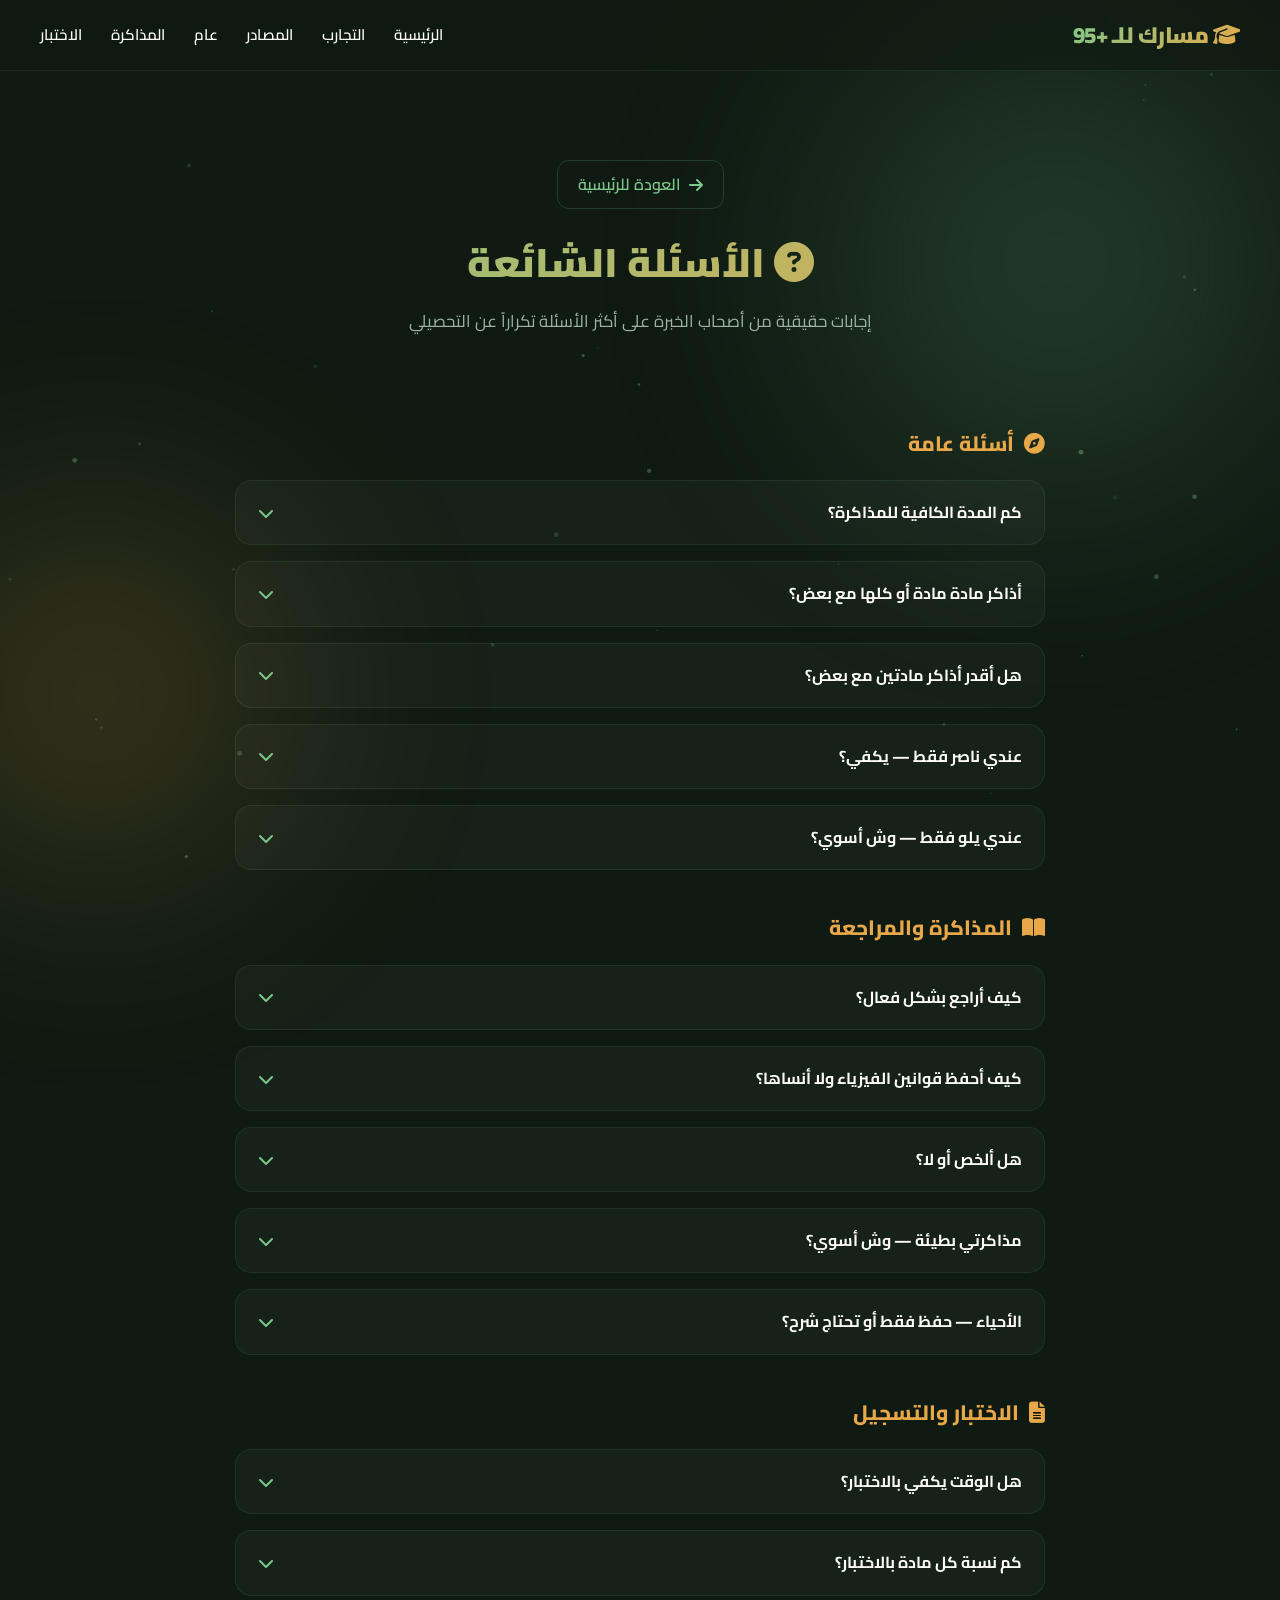
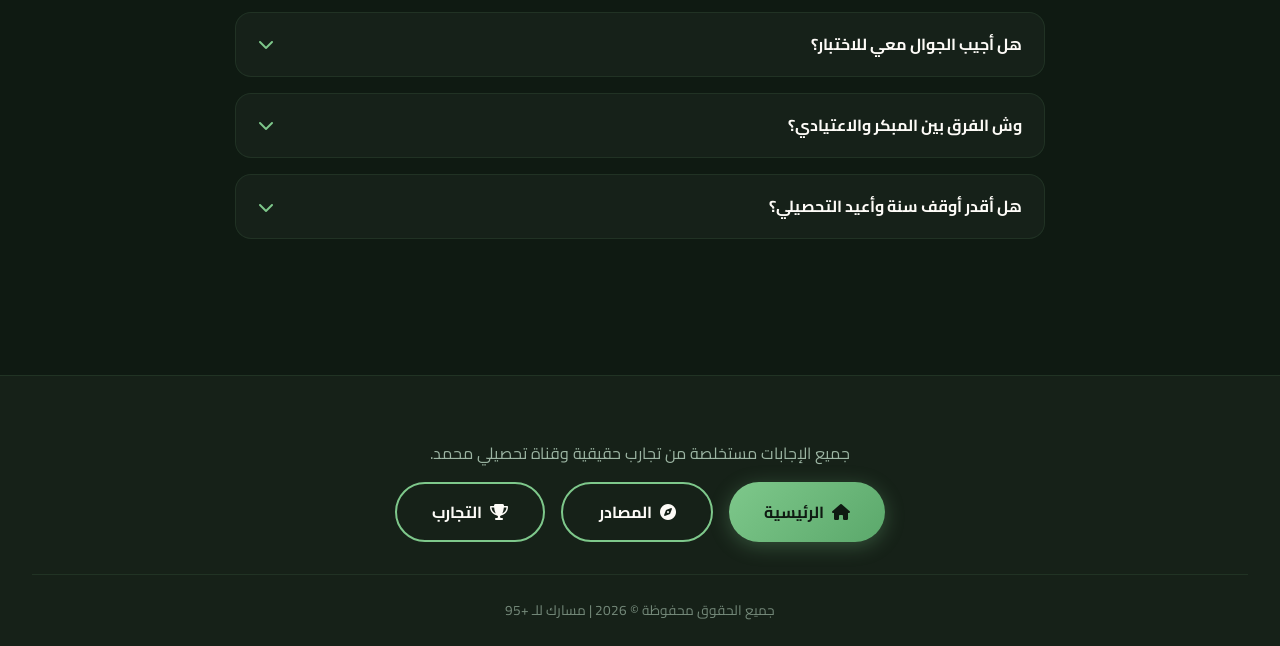
<file: faq.html>
<!DOCTYPE html>
<html lang="ar" dir="rtl">
<head>
    <meta charset="UTF-8">
    <meta name="viewport" content="width=device-width, initial-scale=1.0">
    <title>الأسئلة الشائعة | مسارك للـ +95</title>
    <meta name="description" content="إجابات على أكثر الأسئلة شيوعاً عن التحصيلي: المدة الكافية، المصادر، طريقة المذاكرة، التسجيل، والمزيد">
    <link rel="preconnect" href="https://fonts.googleapis.com">
    <link rel="preconnect" href="https://fonts.gstatic.com" crossorigin>
    <link href="https://fonts.googleapis.com/css2?family=Cairo:wght@400;600;700;800;900&display=swap" rel="stylesheet">
    <link rel="stylesheet" href="https://cdnjs.cloudflare.com/ajax/libs/font-awesome/6.5.0/css/all.min.css">
    <link rel="stylesheet" href="style.css?v=17">
    <style>
        .faq-hero{padding:140px 20px 50px;text-align:center}
        .faq-hero h1{font-size:2.5rem;font-weight:900;background:var(--accent-gradient);-webkit-background-clip:text;background-clip:text;-webkit-text-fill-color:transparent;margin-bottom:10px}
        .faq-hero p{color:var(--text-secondary);font-size:1.05rem;max-width:600px;margin:0 auto}
        .faq-container{max-width:850px;margin:0 auto;padding:0 20px 80px}
        .faq-item{background:rgba(255,255,255,0.03);border:1px solid rgba(126,200,139,0.1);border-radius:16px;margin-bottom:1rem;overflow:hidden;transition:all 0.3s}
        .faq-item:hover{border-color:rgba(126,200,139,0.25)}
        .faq-q{display:flex;align-items:center;justify-content:space-between;padding:18px 22px;cursor:pointer;gap:12px}
        .faq-q h3{margin:0;font-size:1rem;font-weight:700;color:var(--text-primary);flex:1}
        .faq-q i{color:var(--accent-primary);transition:transform 0.3s;flex-shrink:0}
        .faq-q i.open{transform:rotate(180deg)}
        .faq-a{max-height:0;overflow:hidden;transition:max-height 0.4s ease,padding 0.3s ease;padding:0 22px}
        .faq-a.open{max-height:1000px;padding:0 22px 20px}
        .faq-a p,.faq-a div{color:var(--text-secondary);line-height:1.9;font-size:0.93rem}
        .faq-a strong{color:var(--text-primary)}
        .faq-cat{font-size:1.3rem;font-weight:800;color:var(--accent-secondary);margin:2.5rem 0 1.2rem;display:flex;align-items:center;gap:10px}
        .back-home{display:inline-flex;align-items:center;gap:8px;color:var(--accent-primary);text-decoration:none;font-weight:600;margin:20px;padding:10px 20px;border:1px solid rgba(126,200,139,0.2);border-radius:12px;transition:all 0.3s}
        .back-home:hover{background:rgba(126,200,139,0.1)}
        @media(max-width:768px){.faq-hero h1{font-size:2rem}}
    </style>
</head>
<body>
    <canvas id="particles-canvas"></canvas>
    <div class="organic-blob blob-1"></div>
    <div class="organic-blob blob-2"></div>

    <nav class="navbar" id="navbar">
        <div class="nav-container">
            <h1 class="logo"><i class="fa-solid fa-graduation-cap"></i> مسارك للـ +95</h1>
            <ul class="nav-links" id="nav-links">
                <li><a href="index.html">الرئيسية</a></li>
                <li><a href="experiences.html">التجارب</a></li>
                <li><a href="sources.html">المصادر</a></li>
                <li><a href="#faq-general">عام</a></li>
                <li><a href="#faq-study">المذاكرة</a></li>
                <li><a href="#faq-exam">الاختبار</a></li>
            </ul>
            <button class="hamburger" id="hamburger" aria-label="القائمة"><span></span><span></span><span></span></button>
        </div>
    </nav>
    <div class="mobile-overlay" id="mobile-overlay"></div>

    <section class="faq-hero">
        <a href="index.html" class="back-home"><i class="fa-solid fa-arrow-right"></i> العودة للرئيسية</a>
        <h1><i class="fa-solid fa-circle-question"></i> الأسئلة الشائعة</h1>
        <p>إجابات حقيقية من أصحاب الخبرة على أكثر الأسئلة تكراراً عن التحصيلي</p>
    </section>

    <div class="faq-container">
        
        <h2 class="faq-cat" id="faq-general"><i class="fa-solid fa-compass"></i> أسئلة عامة</h2>

        <div class="faq-item fade-in">
            <div class="faq-q" onclick="toggleFaq(this)">
                <h3>كم المدة الكافية للمذاكرة؟</h3>
                <i class="fa-solid fa-chevron-down"></i>
            </div>
            <div class="faq-a">
                <p>المدة المثالية <strong>4-7 شهور</strong> حسب مستواك. لكن بالسنوات الماضية كثير من الطلاب جابوا درجات عالية ببداية فعلية <strong>3 شهور</strong> قبل الاختبار. حتى <strong>شهر ونص</strong> كافي للمتأخرين إذا كان أساسهم متوسط أو جيد. المهم: كل ساعة بالمذاكرة قاعدة ترفع درجتك!</p>
            </div>
        </div>

        <div class="faq-item fade-in">
            <div class="faq-q" onclick="toggleFaq(this)">
                <h3>أذاكر مادة مادة أو كلها مع بعض؟</h3>
                <i class="fa-solid fa-chevron-down"></i>
            </div>
            <div class="faq-a">
                <p><strong>مادة مادة أفضل</strong> — وابدأ بالأصعب (الرياضيات أو الفيزياء). الأحياء خلّها آخر مادة لأنها كلها حفظ. لكن ما فيه مشكلة تذاكر مادتين مع بعض إذا كنت متأخر — بس خصص لكل مادة يوم عشان ما تتشتت.</p>
            </div>
        </div>

        <div class="faq-item fade-in">
            <div class="faq-q" onclick="toggleFaq(this)">
                <h3>هل أقدر أذاكر مادتين مع بعض؟</h3>
                <i class="fa-solid fa-chevron-down"></i>
            </div>
            <div class="faq-a">
                <p><strong>الأفضل مادة وحدة</strong> — "أكبر غلط إنك تذاكر كل شيء مع بعض". ركّز على مادة وحدة وأتقنها ثم انتقل. لكن لو كنت متأخر ما فيه مشكلة تذاكر مادتين بس خصص لكل مادة يوم.</p>
            </div>
        </div>

        <div class="faq-item fade-in">
            <div class="faq-q" onclick="toggleFaq(this)">
                <h3>عندي ناصر فقط — يكفي؟</h3>
                <i class="fa-solid fa-chevron-down"></i>
            </div>
            <div class="faq-a">
                <p>كتاب ناصر <strong>يكفي بالكامل للتأسيس</strong>. إذا تبغى تستزيد شوف تجميعات يلو من اليوتيوب (مجانية) وركز على القسم الأول. وإذا ما أعجبتك شروحات ناصر شوف شروحات غشام أو يلو من اليوتيوب. ناصر يرتب أفكارك بشكل غير معقول.</p>
            </div>
        </div>

        <div class="faq-item fade-in">
            <div class="faq-q" onclick="toggleFaq(this)">
                <h3>عندي يلو فقط — وش أسوي؟</h3>
                <i class="fa-solid fa-chevron-down"></i>
            </div>
            <div class="faq-a">
                <p>استمر معهم وركز على <strong>القسم الأول من التجميعات</strong> وقت التأسيس. يلو عندهم خطة واضحة — الأفضل تمشي عليها. وإذا خلصتهم، زِد عليها أينشتاين المجاني.</p>
            </div>
        </div>

        <h2 class="faq-cat" id="faq-study"><i class="fa-solid fa-book-open"></i> المذاكرة والمراجعة</h2>

        <div class="faq-item fade-in">
            <div class="faq-q" onclick="toggleFaq(this)">
                <h3>كيف أراجع بشكل فعال؟</h3>
                <i class="fa-solid fa-chevron-down"></i>
            </div>
            <div class="faq-a">
                <div>
                    <strong>المراجعة اليومية:</strong> قبل الدرس الجديد اكتب كل شيء تتذكره من أمس بورقة خارجية ثم قارن مع الكتاب.
                    <br><br>
                    <strong>المراجعة الدورية:</strong> كل 4-5 أيام خصص يوم كامل لمراجعة كل شيء.
                    <br><br>
                    <strong>أفضل طريقة مراجعة:</strong> حل التجميعات ومراجعة المواضيع المشابهة للسؤال — منها تتدرب ومنها تراجع.
                    <br><br>
                    ⚠️ "إذا ما راجعت اعتبر إنك ما ذاكرت!"
                </div>
            </div>
        </div>

        <div class="faq-item fade-in">
            <div class="faq-q" onclick="toggleFaq(this)">
                <h3>كيف أحفظ قوانين الفيزياء ولا أنساها؟</h3>
                <i class="fa-solid fa-chevron-down"></i>
            </div>
            <div class="faq-a">
                <p><strong>التدريب التدريب التدريب!</strong> فعلاً راح يخليك متمكن بحفظ القوانين. لا تتحطم إذا نسيت قوانين كثيرة وقت التدريب. أكثر قسم قوانينه تلخبط فيها استنتاجات هو <strong>الكهرباء</strong> — تدربوا عليه كثير! وجيبوا ورقة خارجية واكتبوا فيها القوانين وراجعوها دورياً.</p>
            </div>
        </div>

        <div class="faq-item fade-in">
            <div class="faq-q" onclick="toggleFaq(this)">
                <h3>هل ألخص أو لا؟</h3>
                <i class="fa-solid fa-chevron-down"></i>
            </div>
            <div class="faq-a">
                <p><strong>تجنبوا التلخيص الكثير</strong> — يأخذ وقت وغالباً بدون فائدة. في ملخصات جاهزة! لكن جيبوا نوت ولصقوها على كل سؤال أو فقرة بالكتاب — "مرة فادتني هذي الحركة". اكتبوا بس الأشياء المهمة جداً لا تكتبوا كل شيء بالدفتر.</p>
            </div>
        </div>

        <div class="faq-item fade-in">
            <div class="faq-q" onclick="toggleFaq(this)">
                <h3>مذاكرتي بطيئة — وش أسوي؟</h3>
                <i class="fa-solid fa-chevron-down"></i>
            </div>
            <div class="faq-a">
                <p>مادة الرياضيات تأخذ وقت وطبيعي تشوف تقدم بطيء — شد حيلك! بعد الرياضيات بتنطلق بالمذاكرة. <strong>حطوا تايمر</strong> ضروري وابعدوا عن المشتتات <strong>وقسموا الدرس لأجزاء</strong> عشان تنجزون أسرع. "طريقة الـ 50 دقيقة مذاكرة + 10 دقائق راحة" ممتازة.</p>
            </div>
        </div>

        <div class="faq-item fade-in">
            <div class="faq-q" onclick="toggleFaq(this)">
                <h3>الأحياء — حفظ فقط أو تحتاج شرح؟</h3>
                <i class="fa-solid fa-chevron-down"></i>
            </div>
            <div class="faq-a">
                <p>97% حفظ — لكن <strong>لا تسمعوا للي يقول ما تحتاج شرح!</strong> لازم تشوف شرح الدرس لأنه يسهل عليك الحفظ مرة. أحمد سكول يشرح بشكل مختصر وواضح. فيه دروس تحتاج فهم مثل <strong>الوراثة</strong>. والأحياء أسئلته 99% منسوخة من التجميعات بالحرف!</p>
            </div>
        </div>

        <h2 class="faq-cat" id="faq-exam"><i class="fa-solid fa-file-lines"></i> الاختبار والتسجيل</h2>

        <div class="faq-item fade-in">
            <div class="faq-q" onclick="toggleFaq(this)">
                <h3>هل الوقت يكفي بالاختبار؟</h3>
                <i class="fa-solid fa-chevron-down"></i>
            </div>
            <div class="faq-a">
                <p><strong>الوقت كافي وزيادة.</strong> الاختبار مو كله مسائل — فيه أسئلة بالأحياء والكيمياء والفيزياء نظرية تحلها بسرعة وتوفر أكثر من 6 دقائق إضافية، غير الأسئلة السهلة التطبيقية المباشرة.</p>
            </div>
        </div>

        <div class="faq-item fade-in">
            <div class="faq-q" onclick="toggleFaq(this)">
                <h3>كم نسبة كل مادة بالاختبار؟</h3>
                <i class="fa-solid fa-chevron-down"></i>
            </div>
            <div class="faq-a">
                <div>
                    حسب آخر توزيعة لقياس:
                    <br>• <strong>50%</strong> دروس ثالث ثانوي
                    <br>• <strong>30%</strong> دروس ثاني ثانوي  
                    <br>• <strong>20%</strong> دروس أول ثانوي
                    <br><br>
                    ⚠️ وزن المواد ليس له علاقة بعدد الأسئلة! الرياضيات والأحياء أهميتهم أعلى بالتصحيح. "فيه نماذج صفحتين متتالية فيها 8-9 أسئلة أحياء"
                </div>
            </div>
        </div>

        <div class="faq-item fade-in">
            <div class="faq-q" onclick="toggleFaq(this)">
                <h3>هل أجيب الجوال معي للاختبار؟</h3>
                <i class="fa-solid fa-chevron-down"></i>
            </div>
            <div class="faq-a">
                <p>يفضل <strong>ما تجيبه</strong> احتياط. بعض الجامعات منعت دخوله تماماً، وبعضها تطلب تحطه في كيس بلاستيك. مافيه هامش تحل عليه — تحل من نفس ورقة الأسئلة وتظلل في ورقة التظليل.</p>
            </div>
        </div>

        <div class="faq-item fade-in">
            <div class="faq-q" onclick="toggleFaq(this)">
                <h3>وش الفرق بين المبكر والاعتيادي؟</h3>
                <i class="fa-solid fa-chevron-down"></i>
            </div>
            <div class="faq-a">
                <div>
                    • <strong>المبكر أسهل بمراحل</strong> من حيث الأسئلة
                    <br>• المبكر خاص بجامعة البترول (KFUPM) 
                    <br>• لو اختبرت مبكر <strong>ما تنقص</strong> محاولات الاعتيادي
                    <br>• تقدر تختبر الفترة الثانية فقط وتسحب على الأولى
                    <br>• يشترط توفر درجة 85 <strong>وقت التقديم</strong> على الجامعة (مو وقت التسجيل بالاختبار)
                </div>
            </div>
        </div>

        <div class="faq-item fade-in">
            <div class="faq-q" onclick="toggleFaq(this)">
                <h3>هل أقدر أوقف سنة وأعيد التحصيلي؟</h3>
                <i class="fa-solid fa-chevron-down"></i>
            </div>
            <div class="faq-a">
                <p><strong>قرار صائب!</strong> حتى لو أهلك معارضين حاول تقنعهم ووريهم خطتك. السنة الذهبية: ركّز على التحصيلي بالكامل ← طور لغتك طوال السنة ← اختبر الستيب والآيلتس. "عندك 24 ساعة باليوم، 8 نوم يبقى 16 ساعة — تقدر تصنع فيها أشياء كثيرة!"</p>
            </div>
        </div>

    </div>

    <footer class="footer" style="border-top:1px solid rgba(126,200,139,0.1);margin-top:40px">
        <div class="footer-content">
            <p style="color:var(--text-secondary)">جميع الإجابات مستخلصة من تجارب حقيقية وقناة تحصيلي محمد.</p>
            <div style="display:flex;gap:1rem;justify-content:center;margin-top:15px;flex-wrap:wrap">
                <a href="index.html" class="btn-primary" style="display:inline-flex"><i class="fa-solid fa-home"></i> الرئيسية</a>
                <a href="sources.html" class="btn-secondary" style="display:inline-flex"><i class="fa-solid fa-compass"></i> المصادر</a>
                <a href="experiences.html" class="btn-secondary" style="display:inline-flex"><i class="fa-solid fa-trophy"></i> التجارب</a>
            </div>
        </div>
        <div class="footer-bottom"><p>جميع الحقوق محفوظة &copy; 2026 | مسارك للـ +95</p></div>
    </footer>

    <button class="back-to-top" id="back-to-top" aria-label="العودة للأعلى"><i class="fa-solid fa-arrow-up"></i></button>

    <script>
    function toggleFaq(el){
        const a=el.nextElementSibling;
        const i=el.querySelector('i');
        a.classList.toggle('open');
        i.classList.toggle('open');
    }
    document.addEventListener("DOMContentLoaded",()=>{
        const canvas=document.getElementById('particles-canvas');
        if(canvas){const ctx=canvas.getContext('2d');let ps=[];function rs(){canvas.width=innerWidth;canvas.height=innerHeight}rs();addEventListener('resize',rs);class P{constructor(){this.r()}r(){this.x=Math.random()*canvas.width;this.y=Math.random()*canvas.height;this.s=Math.random()*2+.5;this.sx=(Math.random()-.5)*.3;this.sy=(Math.random()-.5)*.3;this.o=Math.random()*.3+.1}u(){this.x+=this.sx;this.y+=this.sy;if(this.x<0||this.x>canvas.width)this.sx*=-1;if(this.y<0||this.y>canvas.height)this.sy*=-1}d(){ctx.beginPath();ctx.arc(this.x,this.y,this.s,0,Math.PI*2);ctx.fillStyle=`rgba(126,200,139,${this.o})`;ctx.fill()}}for(let i=0;i<35;i++)ps.push(new P);(function a(){ctx.clearRect(0,0,canvas.width,canvas.height);ps.forEach(p=>{p.u();p.d()});requestAnimationFrame(a)})()}
        const h=document.getElementById('hamburger'),n=document.getElementById('nav-links'),o=document.getElementById('mobile-overlay');
        function cm(){h.classList.remove('active');n.classList.remove('open');o.classList.remove('active');document.body.style.overflow=''}
        if(h)h.addEventListener('click',()=>{if(n.classList.contains('open'))cm();else{h.classList.add('active');n.classList.add('open');o.classList.add('active');document.body.style.overflow='hidden'}});
        if(o)o.addEventListener('click',cm);n.querySelectorAll('a').forEach(l=>l.addEventListener('click',cm));
        const nb=document.getElementById('navbar');addEventListener('scroll',()=>{nb.classList.toggle('scrolled',scrollY>80)});
        const b=document.getElementById('back-to-top');addEventListener('scroll',()=>{b.classList.toggle('visible',scrollY>500)});if(b)b.addEventListener('click',()=>scrollTo({top:0,behavior:'smooth'}));
        const obs=new IntersectionObserver((e,ob)=>{e.forEach(en=>{if(en.isIntersecting){en.target.classList.add('appear');ob.unobserve(en.target)}})},{threshold:.1});
        document.querySelectorAll('.fade-in').forEach(f=>obs.observe(f));
    });
    </script>
</body>
</html>
</file>
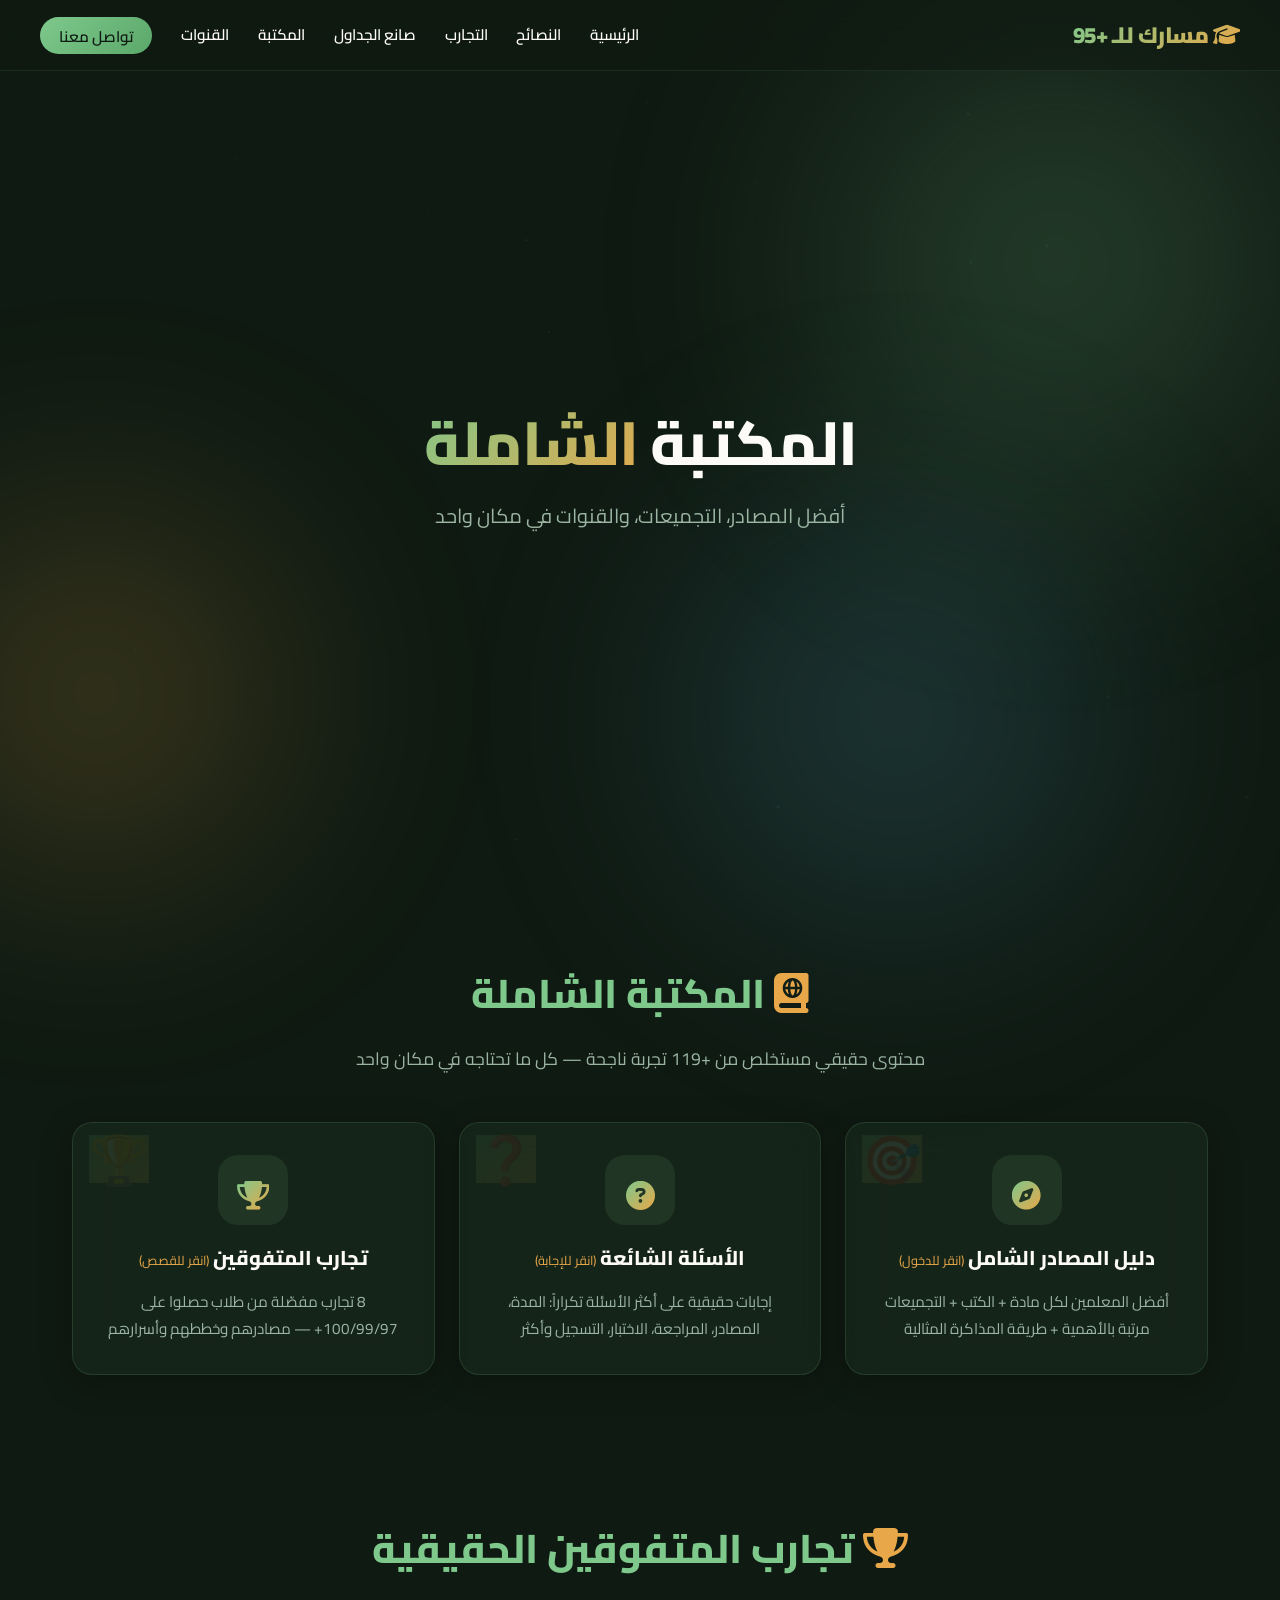
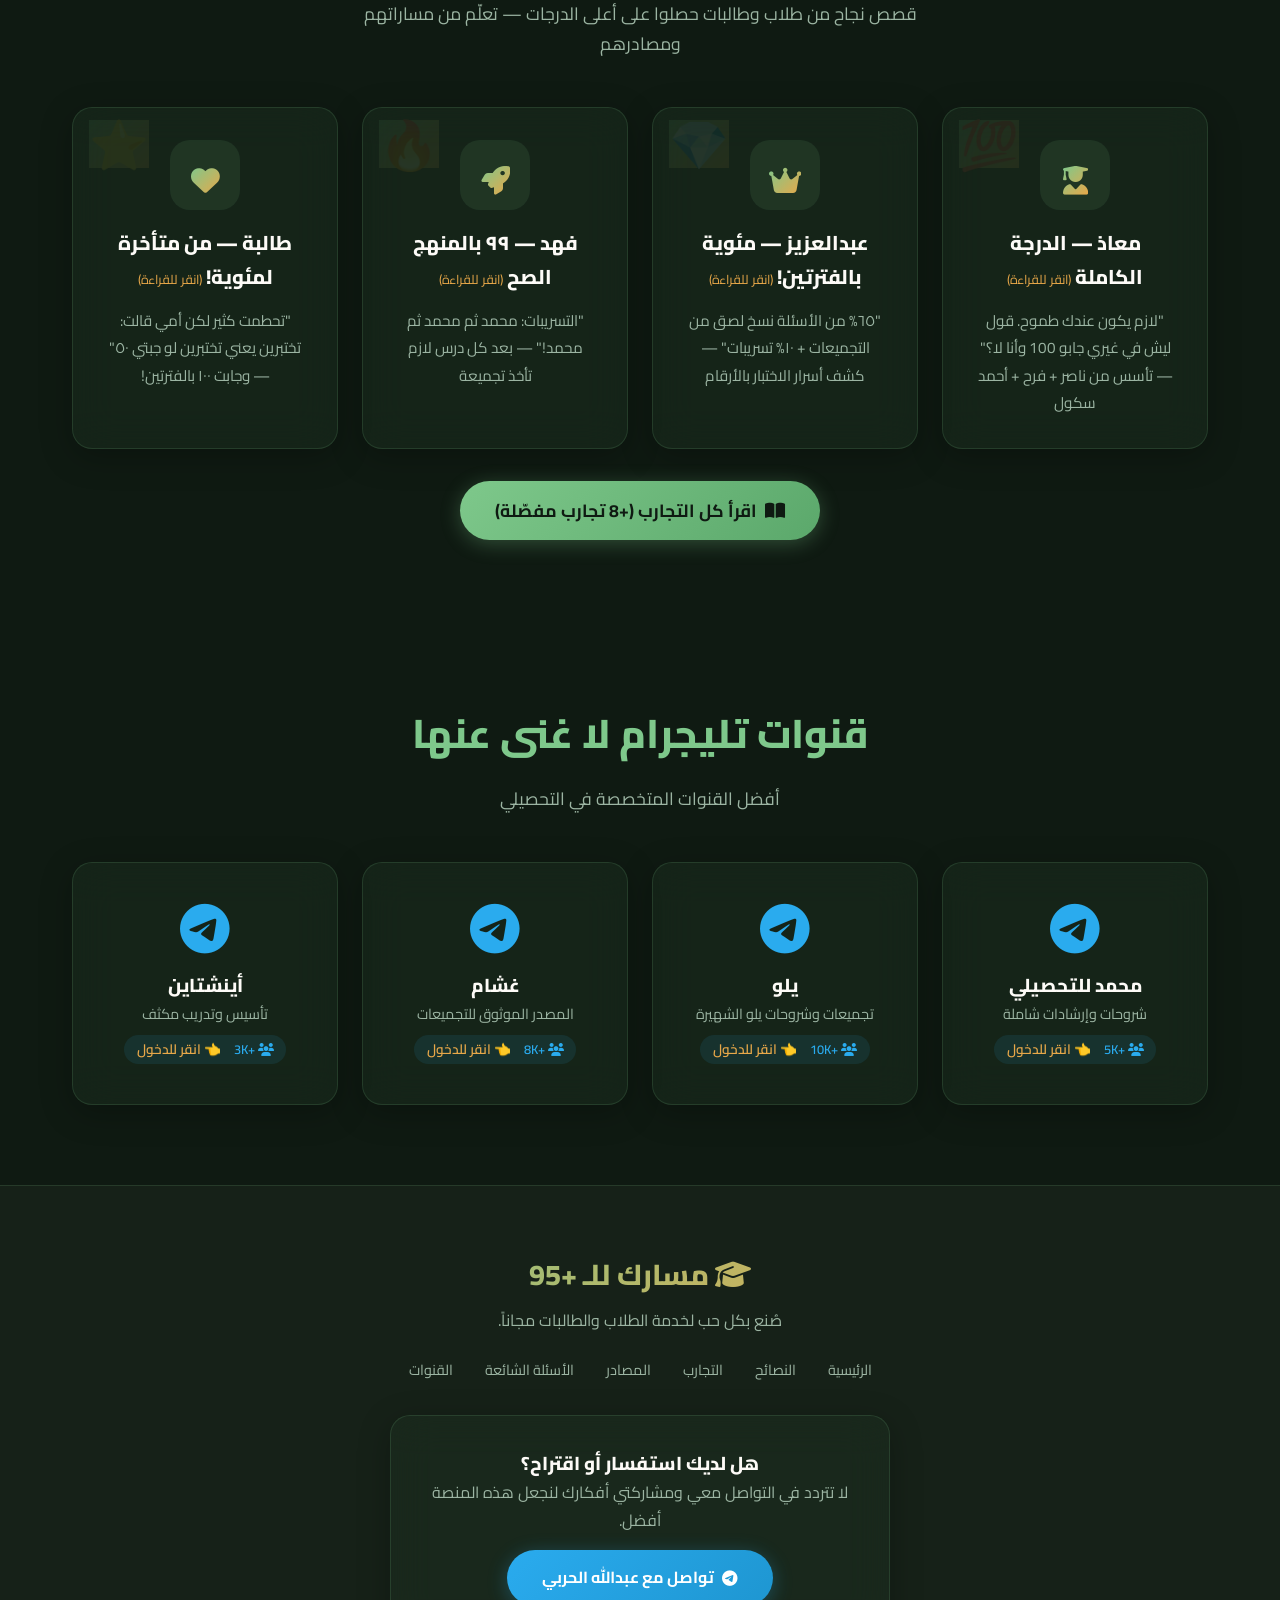
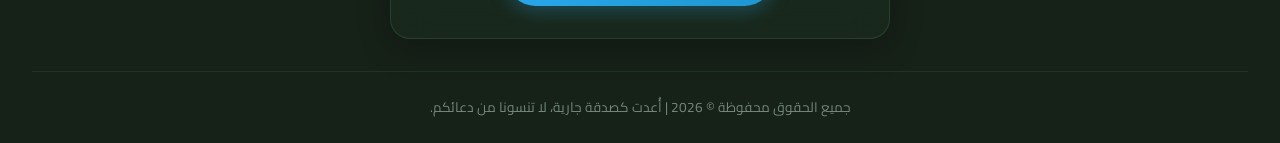
<file: library.html>
<!DOCTYPE html>
<html lang="ar" dir="rtl">
<head>
    <meta charset="UTF-8">
    <meta name="viewport" content="width=device-width, initial-scale=1.0">
    <title>مسارك للـ +95 | منصة التحصيلي الشاملة</title>
    <meta name="description" content="دليلك الشامل للتحصيلي: خطط مذاكرة ذكية، نصائح ذهبية من أصحاب الخبرة، تجارب المتفوقين. مجاني بالكامل!">
    <!-- Google Fonts: Cairo -->
    <link rel="preconnect" href="https://fonts.googleapis.com">
    <link rel="preconnect" href="https://fonts.gstatic.com" crossorigin>
    <link href="https://fonts.googleapis.com/css2?family=Cairo:wght@400;600;700;800;900&display=swap" rel="stylesheet">
    <!-- Font Awesome -->
    <link rel="stylesheet" href="https://cdnjs.cloudflare.com/ajax/libs/font-awesome/6.5.0/css/all.min.css">
    <!-- Custom CSS -->
    <link rel="stylesheet" href="style.css?v=17">
</head>
<body>
    <!-- Particles Background -->
    <canvas id="particles-canvas"></canvas>

    <!-- Organic Blobs -->
    <div class="organic-blob blob-1"></div>
    <div class="organic-blob blob-2"></div>
    <div class="organic-blob blob-3"></div>

    <!-- Mobile Overlay -->
    <div class="mobile-overlay" id="mobile-overlay"></div>

    <!-- Navbar -->
    <nav class="navbar" id="navbar">
        <div class="nav-container">
            <h1 class="logo"><i class="fa-solid fa-graduation-cap"></i> مسارك للـ +95</h1>
            <ul class="nav-links" id="nav-links">
                <li><a href="index.html">الرئيسية</a></li>
                <li><a href="tips.html">النصائح</a></li>
                <li><a href="#experiences-preview">التجارب</a></li>
                <li><a href="schedule.html">صانع الجداول</a></li>
                <li><a href="library.html">المكتبة</a></li>
                <li><a href="library.html#channels">القنوات</a></li>
                <li><a href="#contact" class="btn-primary-small">تواصل معنا</a></li>
            </ul>
            <button class="hamburger" id="hamburger" aria-label="القائمة">
                <span></span>
                <span></span>
                <span></span>
            </button>
        </div>
    </nav>

    <!-- Hero Section -->
    <header id="hero" class="hero-section">
        <div class="hero-content fade-in">
            <h2 class="hero-title">المكتبة <span class="highlight">الشاملة</span></h2>
            <p class="hero-subtitle">أفضل المصادر، التجميعات، والقنوات في مكان واحد</p>
            
            

            </div>
        </div>
    </header>

    <!-- Content Hub Section -->
    <section id="content-hub" class="tips-section" style="padding-top: 60px;">
        <h2 class="section-title fade-in"><i class="fa-solid fa-book-atlas" style="color:var(--accent-secondary)"></i> المكتبة الشاملة</h2>
        <p class="section-subtitle fade-in">محتوى حقيقي مستخلص من +119 تجربة ناجحة — كل ما تحتاجه في مكان واحد</p>
        <div class="tips-grid">
            <div class="tip-card glass-card fade-in" style="cursor:pointer" onclick="window.location='sources.html'">
                <span class="tip-number" style="background:var(--accent-gradient); color:#0a1a0d;">🎯</span>
                <div class="icon-box"><i class="fa-solid fa-compass"></i></div>
                <h3>دليل المصادر الشامل <span style="font-size:0.8rem; color:var(--accent-secondary); font-weight:normal;">(انقر للدخول)</span></h3>
                <p>أفضل المعلمين لكل مادة + الكتب + التجميعات مرتبة بالأهمية + طريقة المذاكرة المثالية</p>
            </div>
            <div class="tip-card glass-card fade-in" style="cursor:pointer" onclick="window.location='faq.html'">
                <span class="tip-number" style="background:var(--accent-gradient); color:#0a1a0d;">❓</span>
                <div class="icon-box"><i class="fa-solid fa-circle-question"></i></div>
                <h3>الأسئلة الشائعة <span style="font-size:0.8rem; color:var(--accent-secondary); font-weight:normal;">(انقر للإجابة)</span></h3>
                <p>إجابات حقيقية على أكثر الأسئلة تكراراً: المدة، المصادر، المراجعة، الاختبار، التسجيل وأكثر</p>
            </div>
            <div class="tip-card glass-card fade-in" style="cursor:pointer" onclick="window.location='experiences.html'">
                <span class="tip-number" style="background:var(--accent-gradient); color:#0a1a0d;">🏆</span>
                <div class="icon-box"><i class="fa-solid fa-trophy"></i></div>
                <h3>تجارب المتفوقين <span style="font-size:0.8rem; color:var(--accent-secondary); font-weight:normal;">(انقر للقصص)</span></h3>
                <p>8 تجارب مفصّلة من طلاب حصلوا على 100/99/97+ — مصادرهم وخططهم وأسرارهم</p>
            </div>
        </div>
    </section>

    <!-- Experiences Preview Section -->
    <section id="experiences-preview" class="tips-section" style="padding-top: 60px;">
        <h2 class="section-title fade-in"><i class="fa-solid fa-trophy" style="color:var(--accent-secondary)"></i> تجارب المتفوقين الحقيقية</h2>
        <p class="section-subtitle fade-in">قصص نجاح من طلاب وطالبات حصلوا على أعلى الدرجات — تعلّم من مساراتهم ومصادرهم</p>
        <div class="tips-grid">
            <div class="tip-card glass-card fade-in" style="cursor:pointer" onclick="window.location='experiences.html'">
                <span class="tip-number" style="background:var(--accent-gradient); color:#0a1a0d;">💯</span>
                <div class="icon-box"><i class="fa-solid fa-user-graduate"></i></div>
                <h3>معاذ — الدرجة الكاملة <span style="font-size:0.8rem; color:var(--accent-secondary); font-weight:normal;">(انقر للقراءة)</span></h3>
                <p>"لازم يكون عندك طموح. قول ليش في غيري جابو 100 وأنا لا؟" — تأسس من ناصر + فرح + أحمد سكول</p>
            </div>
            <div class="tip-card glass-card fade-in" style="cursor:pointer" onclick="window.location='experiences.html'">
                <span class="tip-number" style="background:var(--accent-gradient); color:#0a1a0d;">💎</span>
                <div class="icon-box"><i class="fa-solid fa-crown"></i></div>
                <h3>عبدالعزيز — مئوية بالفترتين! <span style="font-size:0.8rem; color:var(--accent-secondary); font-weight:normal;">(انقر للقراءة)</span></h3>
                <p>"٦٥% من الأسئلة نسخ لصق من التجميعات + ١٠% تسريبات" — كشف أسرار الاختبار بالأرقام</p>
            </div>
            <div class="tip-card glass-card fade-in" style="cursor:pointer" onclick="window.location='experiences.html'">
                <span class="tip-number" style="background:var(--accent-gradient); color:#0a1a0d;">🔥</span>
                <div class="icon-box"><i class="fa-solid fa-rocket"></i></div>
                <h3>فهد — ٩٩ بالمنهج الصح <span style="font-size:0.8rem; color:var(--accent-secondary); font-weight:normal;">(انقر للقراءة)</span></h3>
                <p>"التسريبات: محمد ثم محمد ثم محمد!" — بعد كل درس لازم تأخذ تجميعة</p>
            </div>
            <div class="tip-card glass-card fade-in" style="cursor:pointer" onclick="window.location='experiences.html'">
                <span class="tip-number" style="background:var(--accent-gradient); color:#0a1a0d;">⭐</span>
                <div class="icon-box"><i class="fa-solid fa-heart"></i></div>
                <h3>طالبة — من متأخرة لمئوية! <span style="font-size:0.8rem; color:var(--accent-secondary); font-weight:normal;">(انقر للقراءة)</span></h3>
                <p>"تحطمت كثير لكن أمي قالت: تختبرين يعني تختبرين لو جبتي ٥٠" — وجابت ١٠٠ بالفترتين!</p>
            </div>
        </div>
        <div style="text-align:center; margin-top:2rem;">
            <a href="experiences.html" class="btn-primary" style="display:inline-flex; gap:8px; font-size:1.1rem;">
                <i class="fa-solid fa-book-open"></i> اقرأ كل التجارب (+8 تجارب مفصّلة)
            </a>
        </div>
    </section>

    <!-- Channels Section -->
    <section id="channels" class="channels-section">
        <h2 class="section-title fade-in">قنوات تليجرام لا غنى عنها</h2>
        <p class="section-subtitle fade-in">أفضل القنوات المتخصصة في التحصيلي</p>
        <div class="channels-grid">
            <a href="https://t.me/moh_5519" target="_blank" class="channel-card glass-card fade-in">
                <i class="fa-brands fa-telegram telegram-icon"></i>
                <h3>محمد للتحصيلي</h3>
                <p>شروحات وإرشادات شاملة</p>
                <span class="channel-subs"><i class="fa-solid fa-users"></i> +5K <span style="margin-right:10px; color:var(--accent-secondary); font-size:0.85rem;">👈 انقر للدخول</span></span>
            </a>
            <a href="https://t.me/yellowqt1" target="_blank" class="channel-card glass-card fade-in">
                <i class="fa-brands fa-telegram telegram-icon"></i>
                <h3>يلو</h3>
                <p>تجميعات وشروحات يلو الشهيرة</p>
                <span class="channel-subs"><i class="fa-solid fa-users"></i> +10K <span style="margin-right:10px; color:var(--accent-secondary); font-size:0.85rem;">👈 انقر للدخول</span></span>
            </a>
            <a href="https://t.me/Ghasham222" target="_blank" class="channel-card glass-card fade-in">
                <i class="fa-brands fa-telegram telegram-icon"></i>
                <h3>غشام</h3>
                <p>المصدر الموثوق للتجميعات</p>
                <span class="channel-subs"><i class="fa-solid fa-users"></i> +8K <span style="margin-right:10px; color:var(--accent-secondary); font-size:0.85rem;">👈 انقر للدخول</span></span>
            </a>
            <a href="https://t.me/alm7nkinlt7sili" target="_blank" class="channel-card glass-card fade-in">
                <i class="fa-brands fa-telegram telegram-icon"></i>
                <h3>أينشتاين</h3>
                <p>تأسيس وتدريب مكثف</p>
                <span class="channel-subs"><i class="fa-solid fa-users"></i> +3K <span style="margin-right:10px; color:var(--accent-secondary); font-size:0.85rem;">👈 انقر للدخول</span></span>
            </a>
        </div>
    </section>

    <!-- Footer & Contact -->
    <footer id="contact" class="footer">
        <div class="footer-content">
            <h2 class="footer-logo"><i class="fa-solid fa-graduation-cap"></i> مسارك للـ +95</h2>
            <p style="color:var(--text-secondary)">صُنع بكل حب لخدمة الطلاب والطالبات مجاناً.</p>
            <div class="footer-links">
                <a href="index.html">الرئيسية</a>
                <a href="tips.html">النصائح</a>
                <a href="experiences.html">التجارب</a>
                <a href="sources.html">المصادر</a>
                <a href="faq.html">الأسئلة الشائعة</a>
                <a href="library.html#channels">القنوات</a>
            </div>
            <div class="contact-box glass-card fade-in">
                <h3>هل لديك استفسار أو اقتراح؟</h3>
                <p style="color:var(--text-secondary)">لا تتردد في التواصل معي ومشاركتي أفكارك لنجعل هذه المنصة أفضل.</p>
                <a href="https://t.me/aaoove" target="_blank" class="btn-telegram">
                    <i class="fa-brands fa-telegram"></i> تواصل مع عبدالله الحربي
                </a>
            </div>
        </div>
        <div class="footer-bottom">
            <p>جميع الحقوق محفوظة &copy; 2026 | أُعدت كصدقة جارية، لا تنسونا من دعائكم.</p>
        </div>
    </footer>

    <!-- Back to Top Button -->
    <button class="back-to-top" id="back-to-top" aria-label="العودة للأعلى">
        <i class="fa-solid fa-arrow-up"></i>
    </button>

    <!-- Scripts -->
    <script src="script.js?v=18"></script>
</body>
</html>
</file>
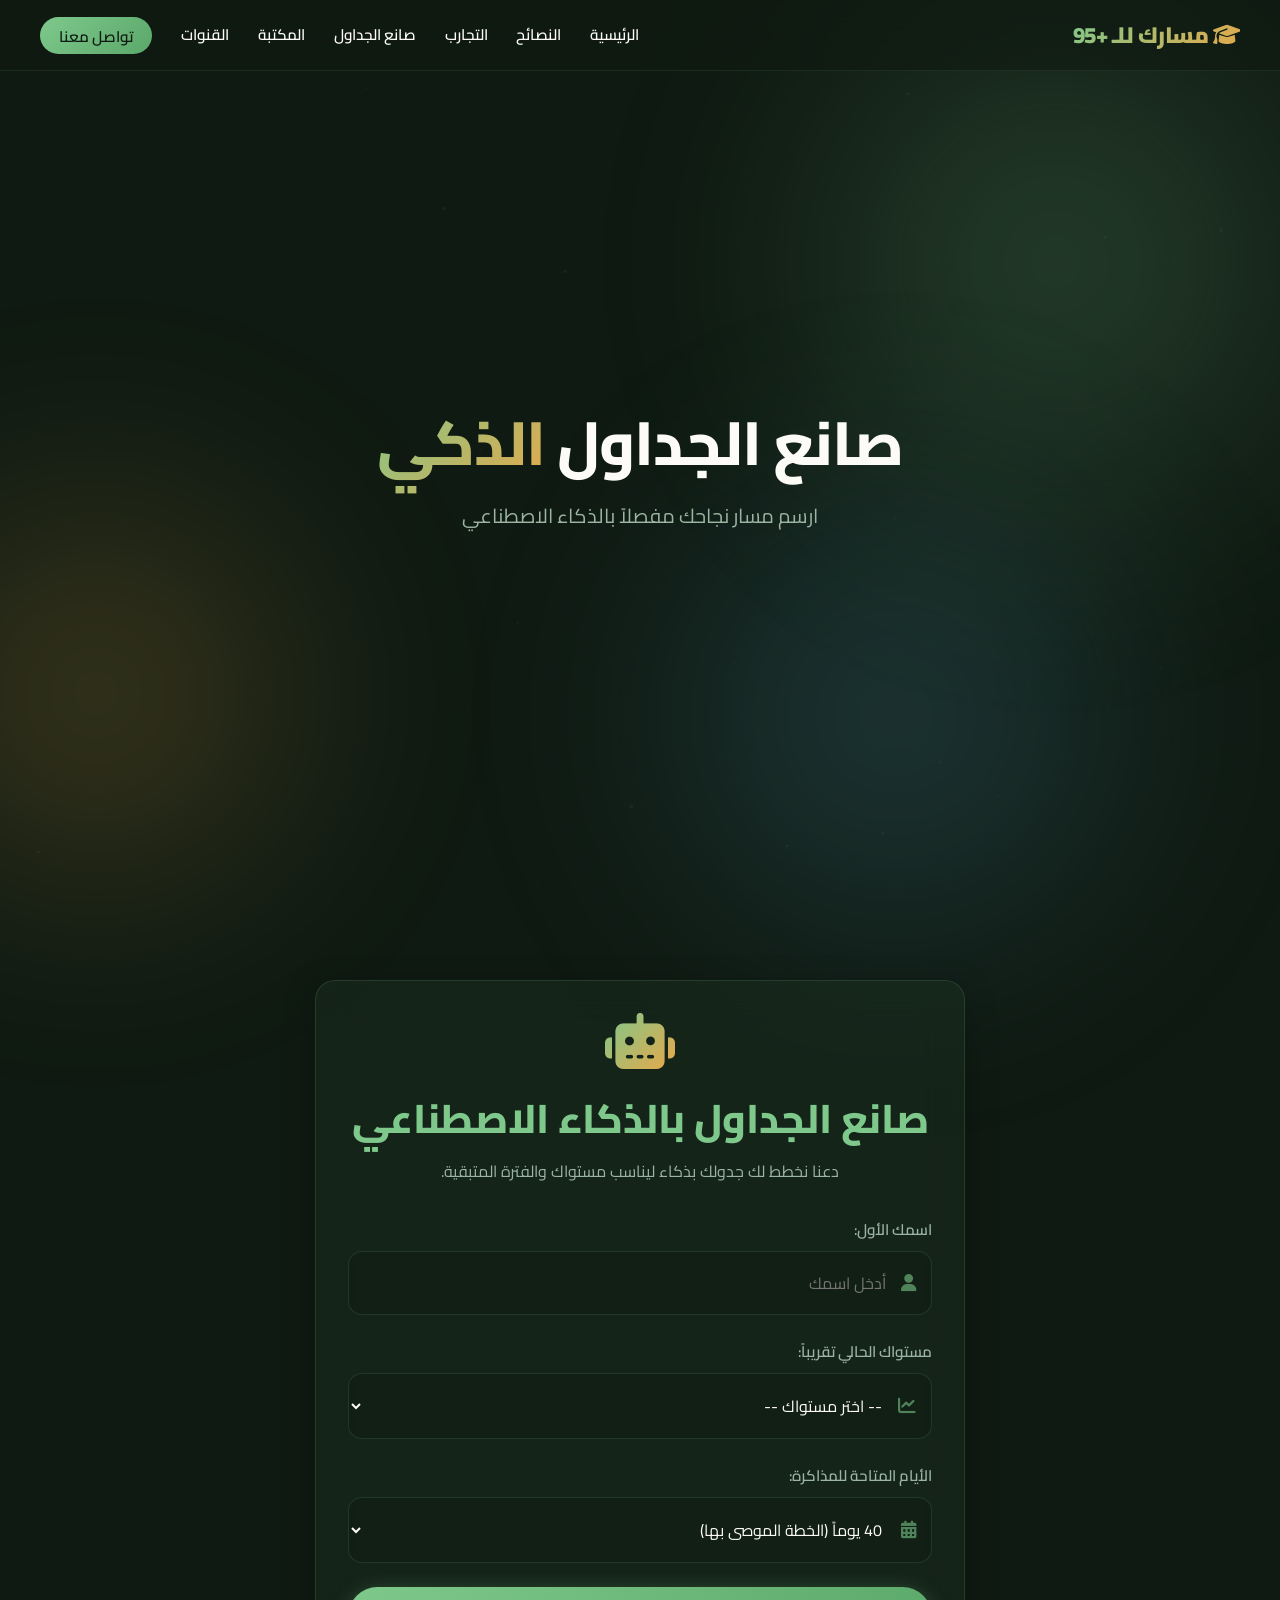
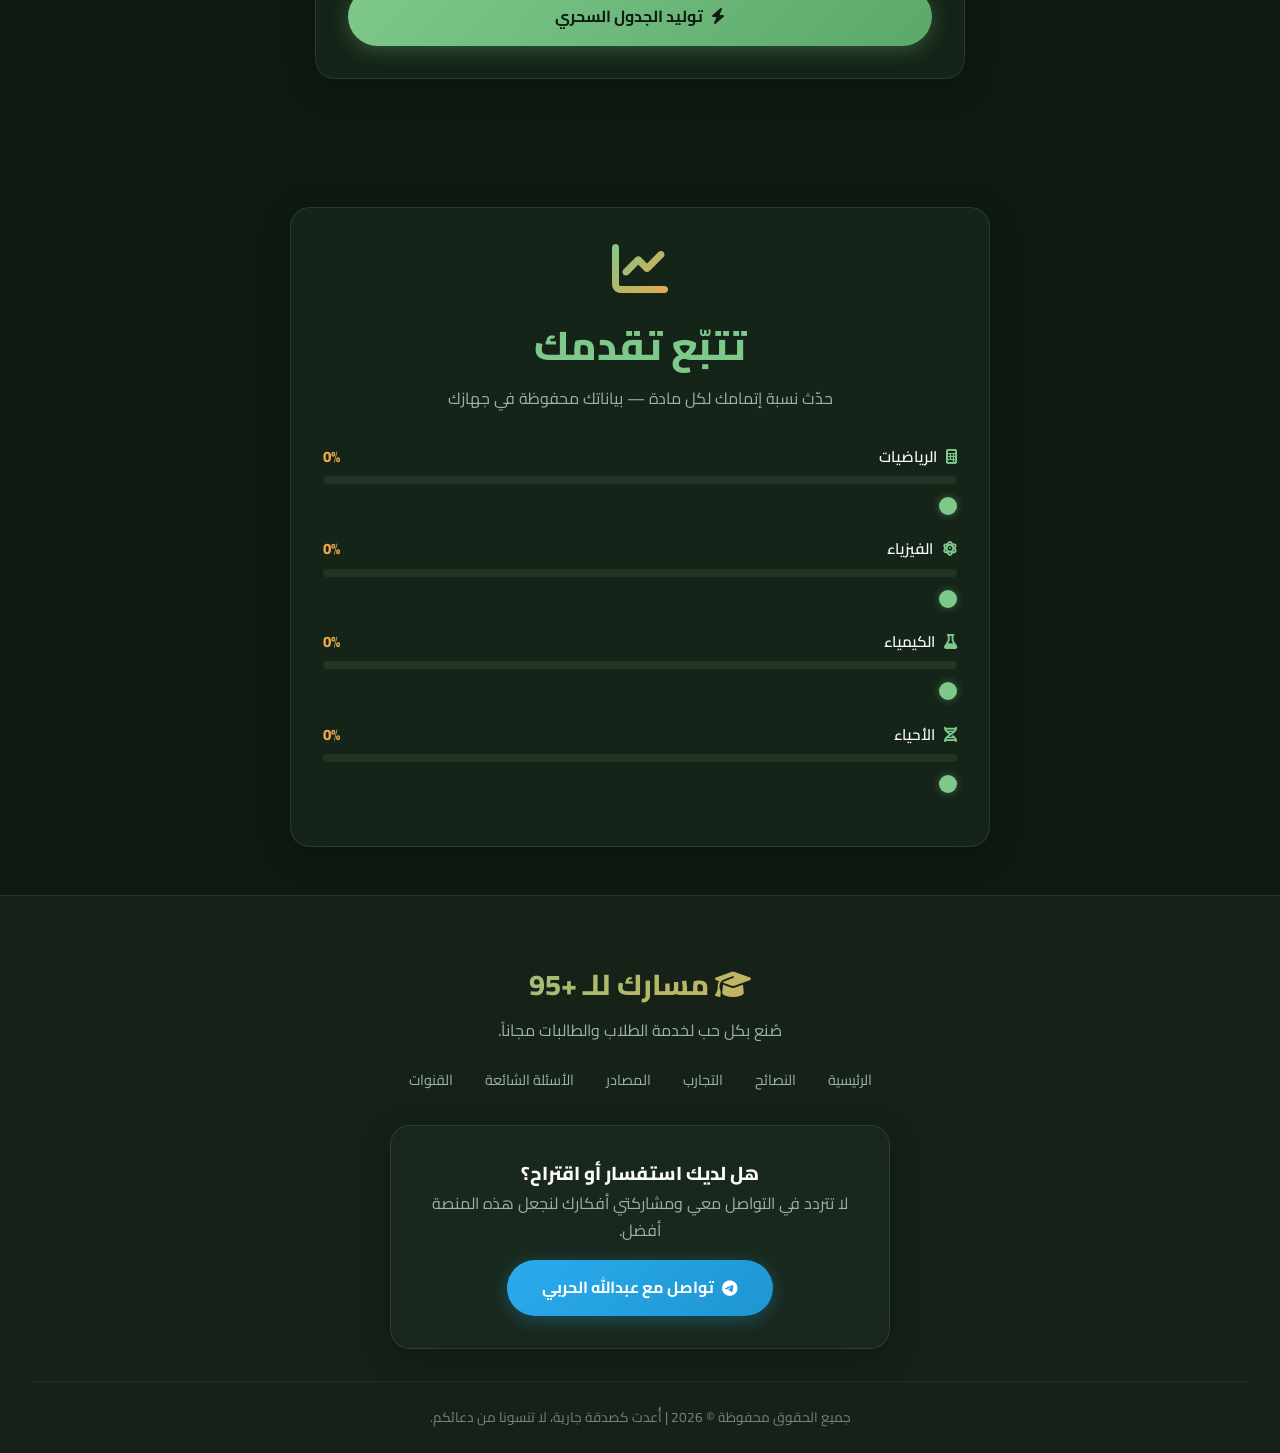
<file: schedule.html>
<!DOCTYPE html>
<html lang="ar" dir="rtl">
<head>
    <meta charset="UTF-8">
    <meta name="viewport" content="width=device-width, initial-scale=1.0">
    <title>مسارك للـ +95 | منصة التحصيلي الشاملة</title>
    <meta name="description" content="دليلك الشامل للتحصيلي: خطط مذاكرة ذكية، نصائح ذهبية من أصحاب الخبرة، تجارب المتفوقين. مجاني بالكامل!">
    <!-- Google Fonts: Cairo -->
    <link rel="preconnect" href="https://fonts.googleapis.com">
    <link rel="preconnect" href="https://fonts.gstatic.com" crossorigin>
    <link href="https://fonts.googleapis.com/css2?family=Cairo:wght@400;600;700;800;900&display=swap" rel="stylesheet">
    <!-- Font Awesome -->
    <link rel="stylesheet" href="https://cdnjs.cloudflare.com/ajax/libs/font-awesome/6.5.0/css/all.min.css">
    <!-- Custom CSS -->
    <link rel="stylesheet" href="style.css?v=17">
</head>
<body>
    <!-- Particles Background -->
    <canvas id="particles-canvas"></canvas>

    <!-- Organic Blobs -->
    <div class="organic-blob blob-1"></div>
    <div class="organic-blob blob-2"></div>
    <div class="organic-blob blob-3"></div>

    <!-- Mobile Overlay -->
    <div class="mobile-overlay" id="mobile-overlay"></div>

    <!-- Navbar -->
    <nav class="navbar" id="navbar">
        <div class="nav-container">
            <h1 class="logo"><i class="fa-solid fa-graduation-cap"></i> مسارك للـ +95</h1>
            <ul class="nav-links" id="nav-links">
                <li><a href="index.html">الرئيسية</a></li>
                <li><a href="tips.html">النصائح</a></li>
                <li><a href="#experiences-preview">التجارب</a></li>
                <li><a href="schedule.html">صانع الجداول</a></li>
                <li><a href="library.html">المكتبة</a></li>
                <li><a href="library.html#channels">القنوات</a></li>
                <li><a href="#contact" class="btn-primary-small">تواصل معنا</a></li>
            </ul>
            <button class="hamburger" id="hamburger" aria-label="القائمة">
                <span></span>
                <span></span>
                <span></span>
            </button>
        </div>
    </nav>

    <!-- Hero Section -->
    <header id="hero" class="hero-section">
        <div class="hero-content fade-in">
            <h2 class="hero-title">صانع الجداول <span class="highlight">الذكي</span></h2>
            <p class="hero-subtitle">ارسم مسار نجاحك مفصلاً بالذكاء الاصطناعي</p>
            
            

            </div>
        </div>
    </header>

    <!-- AI Schedule Generator Section -->
    <section id="ai-schedule" class="ai-section">
        <div class="ai-container glass-card fade-in">
            <div class="ai-header">
                <i class="fa-solid fa-robot ai-icon"></i>
                <h2 class="section-title" style="margin-bottom: 5px;">صانع الجداول بالذكاء الاصطناعي</h2>
                <p style="color:var(--text-secondary)">دعنا نخطط لك جدولك بذكاء ليناسب مستواك والفترة المتبقية.</p>
            </div>

            <form id="aiForm" class="ai-form">
                <div class="form-group">
                    <label for="studentName">اسمك الأول:</label>
                    <div class="input-wrapper">
                        <i class="fa-solid fa-user"></i>
                        <input type="text" id="studentName" placeholder="أدخل اسمك" required>
                    </div>
                </div>
                <div class="form-group">
                    <label for="studentLevel">مستواك الحالي تقريباً:</label>
                    <div class="input-wrapper">
                        <i class="fa-solid fa-chart-line"></i>
                        <select id="studentLevel" required>
                            <option value="">-- اختر مستواك --</option>
                            <option value="beginner">مبتدئ (أقل من 70)</option>
                            <option value="intermediate">متوسط (70 - 85)</option>
                            <option value="advanced">متقدم (أعلى من 85)</option>
                        </select>
                    </div>
                </div>
                <div class="form-group">
                    <label for="studyDays">الأيام المتاحة للمذاكرة:</label>
                    <div class="input-wrapper">
                        <i class="fa-solid fa-calendar-days"></i>
                        <select id="studyDays" required>
                            <option value="">-- اختر المدة المتبقية --</option>
                            <option value="30">30 يوماً</option>
                            <option value="40" selected>40 يوماً (الخطة الموصى بها)</option>
                            <option value="60">60 يوماً وأكثر</option>
                        </select>
                    </div>
                </div>
                <button type="submit" class="btn-primary w-100">
                    <i class="fa-solid fa-bolt"></i> توليد الجدول السحري 
                </button>
                <div class="progress-bar-container hidden" id="ai-progress">
                    <div class="progress-bar-fill" id="ai-progress-fill"></div>
                </div>
            </form>

            <div id="loading" class="loading-state hidden">
                <div class="spinner"></div>
                <p>يقوم الذكاء الاصطناعي برسم مسارك نحو التفوق...</p>
            </div>

            <div id="aiResult" class="ai-result hidden">
                <!-- Result injected via JS -->
            </div>
        </div>
    </section>

    <!-- Progress Tracker -->
    <section class="progress-section">
        <div class="ai-container glass-card fade-in" style="max-width: 700px;">
            <div class="ai-header">
                <i class="fa-solid fa-chart-line ai-icon"></i>
                <h2 class="section-title" style="margin-bottom: 5px;">تتبّع تقدمك</h2>
                <p style="color:var(--text-secondary)">حدّث نسبة إتمامك لكل مادة — بياناتك محفوظة في جهازك</p>
            </div>
            <div id="progress-tracker"></div>
        </div>
    </section>

    <!-- Footer & Contact -->
    <footer id="contact" class="footer">
        <div class="footer-content">
            <h2 class="footer-logo"><i class="fa-solid fa-graduation-cap"></i> مسارك للـ +95</h2>
            <p style="color:var(--text-secondary)">صُنع بكل حب لخدمة الطلاب والطالبات مجاناً.</p>
            <div class="footer-links">
                <a href="index.html">الرئيسية</a>
                <a href="tips.html">النصائح</a>
                <a href="experiences.html">التجارب</a>
                <a href="sources.html">المصادر</a>
                <a href="faq.html">الأسئلة الشائعة</a>
                <a href="library.html#channels">القنوات</a>
            </div>
            <div class="contact-box glass-card fade-in">
                <h3>هل لديك استفسار أو اقتراح؟</h3>
                <p style="color:var(--text-secondary)">لا تتردد في التواصل معي ومشاركتي أفكارك لنجعل هذه المنصة أفضل.</p>
                <a href="https://t.me/aaoove" target="_blank" class="btn-telegram">
                    <i class="fa-brands fa-telegram"></i> تواصل مع عبدالله الحربي
                </a>
            </div>
        </div>
        <div class="footer-bottom">
            <p>جميع الحقوق محفوظة &copy; 2026 | أُعدت كصدقة جارية، لا تنسونا من دعائكم.</p>
        </div>
    </footer>

    <!-- Back to Top Button -->
    <button class="back-to-top" id="back-to-top" aria-label="العودة للأعلى">
        <i class="fa-solid fa-arrow-up"></i>
    </button>

    <!-- Scripts -->
    <script src="script.js?v=18"></script>
</body>
</html>
</file>
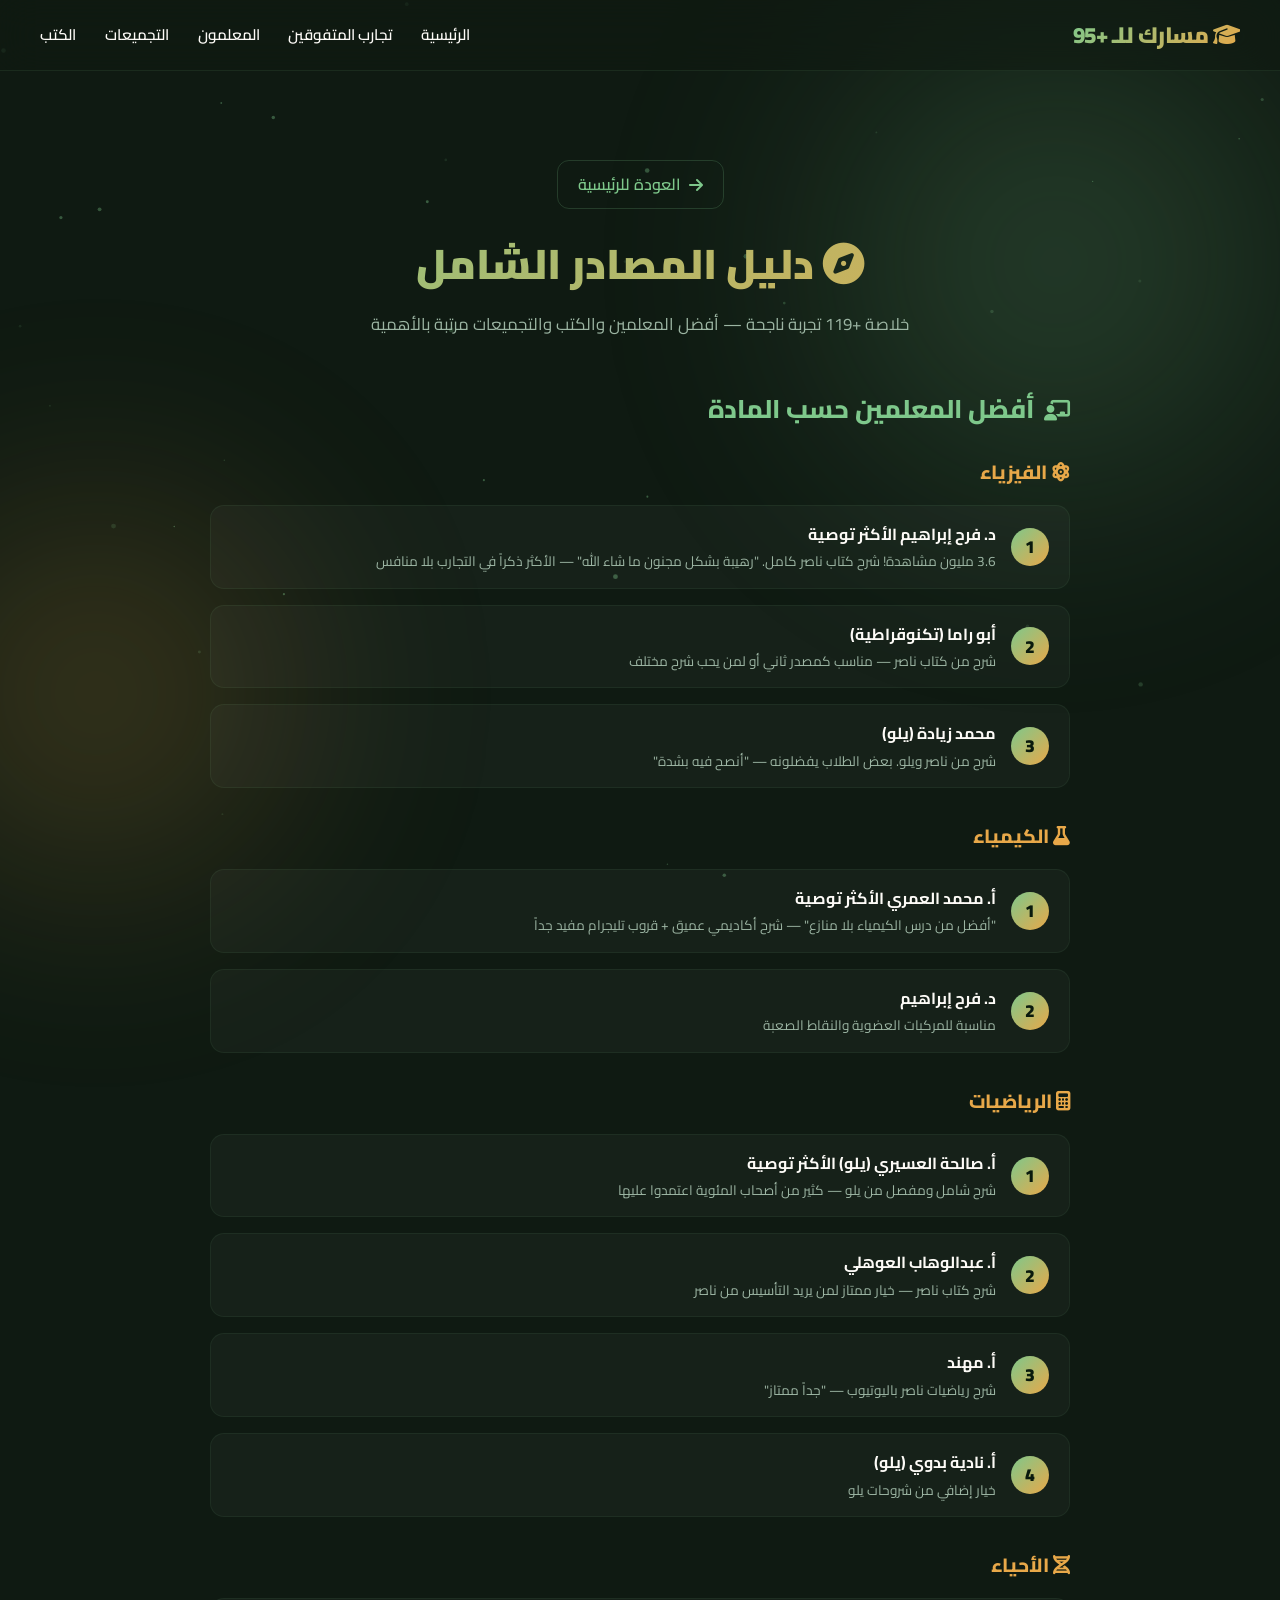
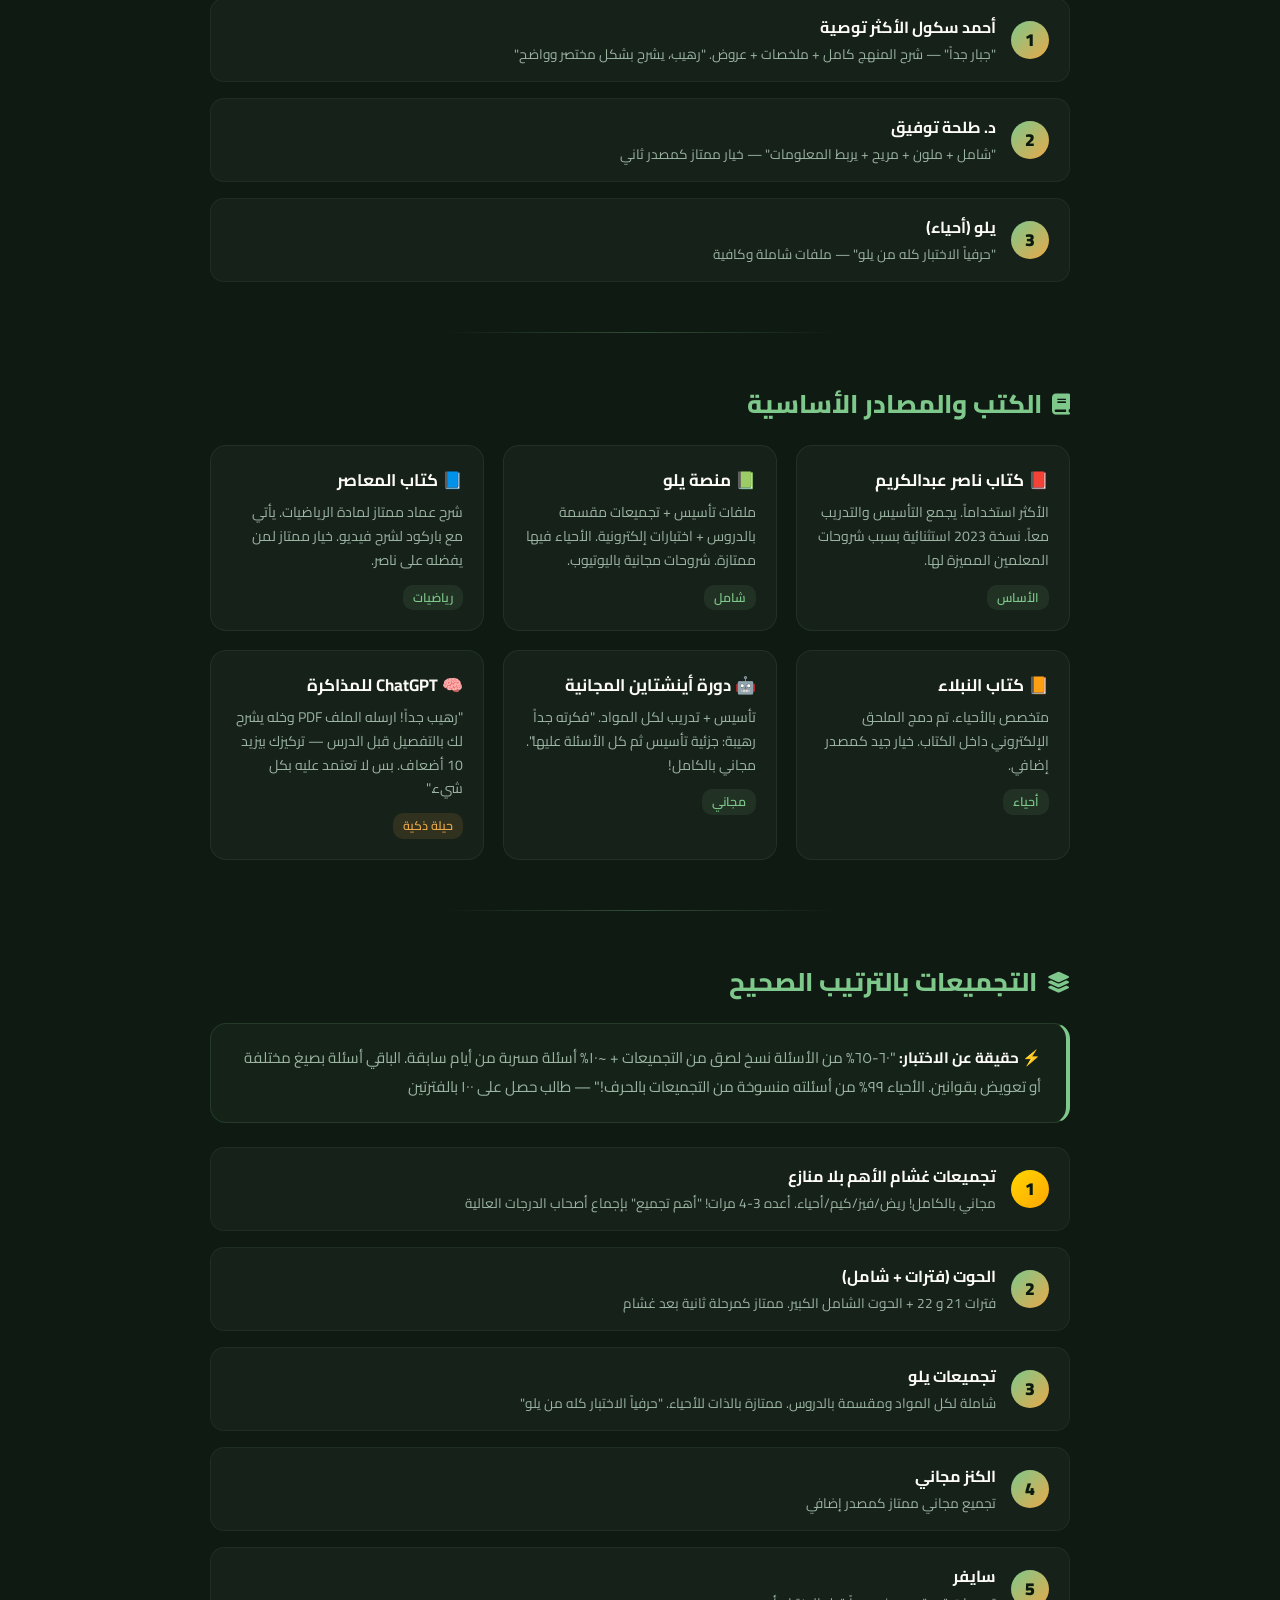
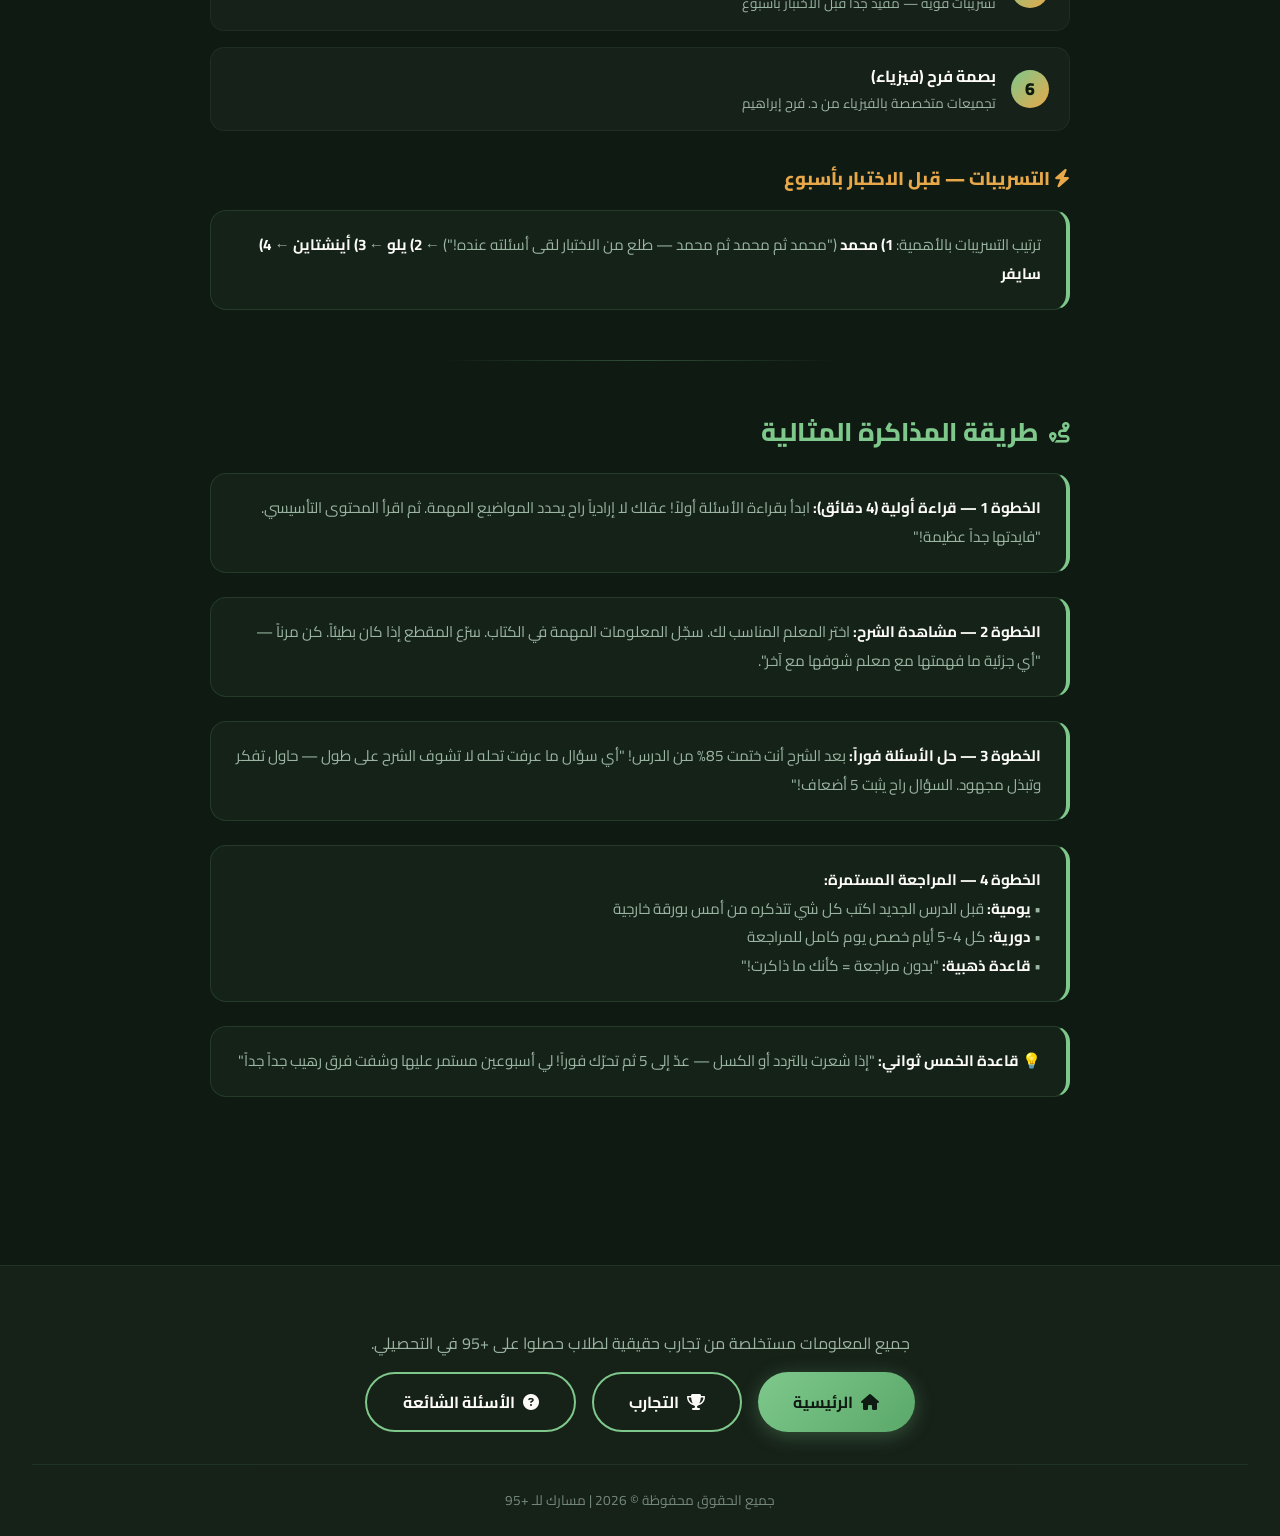
<file: sources.html>
<!DOCTYPE html>
<html lang="ar" dir="rtl">
<head>
    <meta charset="UTF-8">
    <meta name="viewport" content="width=device-width, initial-scale=1.0">
    <title>دليل المصادر والتجميعات | مسارك للـ +95</title>
    <meta name="description" content="أفضل المعلمين والكتب والتجميعات للتحصيلي: ناصر، يلو، غشام، فرح إبراهيم، محمد العمري، أحمد سكول — مع ترتيب بالأهمية">
    <link rel="preconnect" href="https://fonts.googleapis.com">
    <link rel="preconnect" href="https://fonts.gstatic.com" crossorigin>
    <link href="https://fonts.googleapis.com/css2?family=Cairo:wght@400;600;700;800;900&display=swap" rel="stylesheet">
    <link rel="stylesheet" href="https://cdnjs.cloudflare.com/ajax/libs/font-awesome/6.5.0/css/all.min.css">
    <link rel="stylesheet" href="style.css?v=12">
    <style>
        .src-hero{padding:140px 20px 50px;text-align:center}
        .src-hero h1{font-size:2.6rem;font-weight:900;background:var(--accent-gradient);-webkit-background-clip:text;background-clip:text;-webkit-text-fill-color:transparent;margin-bottom:10px}
        .src-hero p{color:var(--text-secondary);font-size:1.05rem;max-width:650px;margin:0 auto}
        .src-container{max-width:900px;margin:0 auto;padding:0 20px 80px}
        .src-category{margin-bottom:3rem}
        .src-category h2{font-size:1.6rem;font-weight:800;color:var(--accent-primary);margin-bottom:1.2rem;display:flex;align-items:center;gap:10px}
        .src-category h2 i{font-size:1.3rem}
        .src-grid{display:grid;grid-template-columns:repeat(auto-fill,minmax(250px,1fr));gap:1.2rem}
        .src-card{background:rgba(255,255,255,0.03);border:1px solid rgba(126,200,139,0.1);border-radius:16px;padding:20px;transition:all 0.3s ease}
        .src-card:hover{border-color:rgba(126,200,139,0.3);transform:translateY(-3px);box-shadow:0 10px 30px rgba(0,0,0,0.25)}
        .src-card h3{font-size:1.05rem;font-weight:700;color:var(--text-primary);margin:0 0 6px}
        .src-card p{font-size:0.88rem;color:var(--text-secondary);margin:0 0 10px;line-height:1.7}
        .src-card .src-tag{display:inline-block;background:rgba(126,200,139,0.1);color:var(--accent-primary);border-radius:10px;padding:2px 10px;font-size:0.78rem;font-weight:600;margin-left:5px}
        .src-card .src-tag.gold{background:rgba(232,168,73,0.12);color:var(--accent-secondary)}
        .divider{height:1px;background:linear-gradient(90deg,transparent,rgba(126,200,139,0.3),transparent);margin:50px auto;max-width:400px}
        .info-box{background:rgba(126,200,139,0.05);border:1px solid rgba(126,200,139,0.15);border-right:4px solid var(--accent-primary);border-radius:16px;padding:20px 25px;margin-bottom:1.5rem;line-height:1.9;color:var(--text-secondary);font-size:0.95rem}
        .info-box strong{color:var(--text-primary)}
        .ranking{display:flex;flex-direction:column;gap:1rem}
        .rank-item{display:flex;align-items:center;gap:15px;background:rgba(255,255,255,0.03);border:1px solid rgba(126,200,139,0.08);border-radius:14px;padding:15px 20px;transition:all 0.3s}
        .rank-item:hover{border-color:rgba(126,200,139,0.25);background:rgba(126,200,139,0.04)}
        .rank-num{width:38px;height:38px;border-radius:50%;background:var(--accent-gradient);display:flex;align-items:center;justify-content:center;font-weight:900;color:#0a1a0d;font-size:1.1rem;flex-shrink:0}
        .rank-item .rank-info h4{margin:0 0 3px;color:var(--text-primary);font-size:1rem}
        .rank-item .rank-info p{margin:0;color:var(--text-secondary);font-size:0.85rem;line-height:1.6}
        .back-home{display:inline-flex;align-items:center;gap:8px;color:var(--accent-primary);text-decoration:none;font-weight:600;margin:20px;padding:10px 20px;border:1px solid rgba(126,200,139,0.2);border-radius:12px;transition:all 0.3s}
        .back-home:hover{background:rgba(126,200,139,0.1)}
        @media(max-width:768px){.src-hero h1{font-size:2rem}.src-grid{grid-template-columns:1fr}}
    </style>
</head>
<body>
    <canvas id="particles-canvas"></canvas>
    <div class="organic-blob blob-1"></div>
    <div class="organic-blob blob-2"></div>

    <nav class="navbar" id="navbar">
        <div class="nav-container">
            <h1 class="logo"><i class="fa-solid fa-graduation-cap"></i> مسارك للـ +95</h1>
            <ul class="nav-links" id="nav-links">
                <li><a href="index.html">الرئيسية</a></li>
                <li><a href="experiences.html">تجارب المتفوقين</a></li>
                <li><a href="#teachers">المعلمون</a></li>
                <li><a href="#compilations">التجميعات</a></li>
                <li><a href="#books">الكتب</a></li>
            </ul>
            <button class="hamburger" id="hamburger" aria-label="القائمة"><span></span><span></span><span></span></button>
        </div>
    </nav>
    <div class="mobile-overlay" id="mobile-overlay"></div>

    <section class="src-hero">
        <a href="index.html" class="back-home"><i class="fa-solid fa-arrow-right"></i> العودة للرئيسية</a>
        <h1><i class="fa-solid fa-compass"></i> دليل المصادر الشامل</h1>
        <p>خلاصة +119 تجربة ناجحة — أفضل المعلمين والكتب والتجميعات مرتبة بالأهمية</p>
    </section>

    <div class="src-container">

        <!-- Teachers Section -->
        <section id="teachers" class="src-category fade-in">
            <h2><i class="fa-solid fa-chalkboard-user"></i> أفضل المعلمين حسب المادة</h2>
            
            <h3 style="color:var(--accent-secondary);margin:1.5rem 0 1rem;font-size:1.2rem"><i class="fa-solid fa-atom"></i> الفيزياء</h3>
            <div class="ranking">
                <div class="rank-item fade-in">
                    <div class="rank-num">1</div>
                    <div class="rank-info">
                        <h4>د. فرح إبراهيم <span class="src-tag">الأكثر توصية</span></h4>
                        <p>3.6 مليون مشاهدة! شرح كتاب ناصر كامل. "رهيبة بشكل مجنون ما شاء الله" — الأكثر ذكراً في التجارب بلا منافس</p>
                    </div>
                </div>
                <div class="rank-item fade-in">
                    <div class="rank-num">2</div>
                    <div class="rank-info">
                        <h4>أبو راما (تكنوقراطية)</h4>
                        <p>شرح من كتاب ناصر — مناسب كمصدر ثاني أو لمن يحب شرح مختلف</p>
                    </div>
                </div>
                <div class="rank-item fade-in">
                    <div class="rank-num">3</div>
                    <div class="rank-info">
                        <h4>محمد زيادة (يلو)</h4>
                        <p>شرح من ناصر ويلو. بعض الطلاب يفضلونه — "أنصح فيه بشدة"</p>
                    </div>
                </div>
            </div>

            <h3 style="color:var(--accent-secondary);margin:2rem 0 1rem;font-size:1.2rem"><i class="fa-solid fa-flask"></i> الكيمياء</h3>
            <div class="ranking">
                <div class="rank-item fade-in">
                    <div class="rank-num">1</div>
                    <div class="rank-info">
                        <h4>أ. محمد العمري <span class="src-tag">الأكثر توصية</span></h4>
                        <p>"أفضل من درس الكيمياء بلا منازع" — شرح أكاديمي عميق + قروب تليجرام مفيد جداً</p>
                    </div>
                </div>
                <div class="rank-item fade-in">
                    <div class="rank-num">2</div>
                    <div class="rank-info">
                        <h4>د. فرح إبراهيم</h4>
                        <p>مناسبة للمركبات العضوية والنقاط الصعبة</p>
                    </div>
                </div>
            </div>

            <h3 style="color:var(--accent-secondary);margin:2rem 0 1rem;font-size:1.2rem"><i class="fa-solid fa-calculator"></i> الرياضيات</h3>
            <div class="ranking">
                <div class="rank-item fade-in">
                    <div class="rank-num">1</div>
                    <div class="rank-info">
                        <h4>أ. صالحة العسيري (يلو) <span class="src-tag">الأكثر توصية</span></h4>
                        <p>شرح شامل ومفصل من يلو — كثير من أصحاب المئوية اعتمدوا عليها</p>
                    </div>
                </div>
                <div class="rank-item fade-in">
                    <div class="rank-num">2</div>
                    <div class="rank-info">
                        <h4>أ. عبدالوهاب العوهلي</h4>
                        <p>شرح كتاب ناصر — خيار ممتاز لمن يريد التأسيس من ناصر</p>
                    </div>
                </div>
                <div class="rank-item fade-in">
                    <div class="rank-num">3</div>
                    <div class="rank-info">
                        <h4>أ. مهند</h4>
                        <p>شرح رياضيات ناصر باليوتيوب — "جداً ممتاز"</p>
                    </div>
                </div>
                <div class="rank-item fade-in">
                    <div class="rank-num">4</div>
                    <div class="rank-info">
                        <h4>أ. نادية بدوي (يلو)</h4>
                        <p>خيار إضافي من شروحات يلو</p>
                    </div>
                </div>
            </div>

            <h3 style="color:var(--accent-secondary);margin:2rem 0 1rem;font-size:1.2rem"><i class="fa-solid fa-dna"></i> الأحياء</h3>
            <div class="ranking">
                <div class="rank-item fade-in">
                    <div class="rank-num">1</div>
                    <div class="rank-info">
                        <h4>أحمد سكول <span class="src-tag">الأكثر توصية</span></h4>
                        <p>"جبار جداً" — شرح المنهج كامل + ملخصات + عروض. "رهيب، يشرح بشكل مختصر وواضح"</p>
                    </div>
                </div>
                <div class="rank-item fade-in">
                    <div class="rank-num">2</div>
                    <div class="rank-info">
                        <h4>د. طلحة توفيق</h4>
                        <p>"شامل + ملون + مريح + يربط المعلومات" — خيار ممتاز كمصدر ثاني</p>
                    </div>
                </div>
                <div class="rank-item fade-in">
                    <div class="rank-num">3</div>
                    <div class="rank-info">
                        <h4>يلو (أحياء)</h4>
                        <p>"حرفياً الاختبار كله من يلو" — ملفات شاملة وكافية</p>
                    </div>
                </div>
            </div>
        </section>

        <div class="divider"></div>

        <!-- Books Section -->
        <section id="books" class="src-category fade-in">
            <h2><i class="fa-solid fa-book"></i> الكتب والمصادر الأساسية</h2>
            <div class="src-grid">
                <div class="src-card fade-in">
                    <h3>📕 كتاب ناصر عبدالكريم</h3>
                    <p>الأكثر استخداماً. يجمع التأسيس والتدريب معاً. نسخة 2023 استثنائية بسبب شروحات المعلمين المميزة لها.</p>
                    <span class="src-tag">الأساس</span>
                </div>
                <div class="src-card fade-in">
                    <h3>📗 منصة يلو</h3>
                    <p>ملفات تأسيس + تجميعات مقسمة بالدروس + اختبارات إلكترونية. الأحياء فيها ممتازة. شروحات مجانية باليوتيوب.</p>
                    <span class="src-tag">شامل</span>
                </div>
                <div class="src-card fade-in">
                    <h3>📘 كتاب المعاصر</h3>
                    <p>شرح عماد ممتاز لمادة الرياضيات. يأتي مع باركود لشرح فيديو. خيار ممتاز لمن يفضله على ناصر.</p>
                    <span class="src-tag">رياضيات</span>
                </div>
                <div class="src-card fade-in">
                    <h3>📙 كتاب النبلاء</h3>
                    <p>متخصص بالأحياء. تم دمج الملحق الإلكتروني داخل الكتاب. خيار جيد كمصدر إضافي.</p>
                    <span class="src-tag">أحياء</span>
                </div>
                <div class="src-card fade-in">
                    <h3>🤖 دورة أينشتاين المجانية</h3>
                    <p>تأسيس + تدريب لكل المواد. "فكرته جداً رهيبة: جزئية تأسيس ثم كل الأسئلة عليها". مجاني بالكامل!</p>
                    <span class="src-tag">مجاني</span>
                </div>
                <div class="src-card fade-in">
                    <h3>🧠 ChatGPT للمذاكرة</h3>
                    <p>"رهيب جداً! ارسله الملف PDF وخله يشرح لك بالتفصيل قبل الدرس — تركيزك بيزيد 10 أضعاف. بس لا تعتمد عليه بكل شيء."</p>
                    <span class="src-tag gold">حيلة ذكية</span>
                </div>
            </div>
        </section>

        <div class="divider"></div>

        <!-- Compilations Section -->
        <section id="compilations" class="src-category fade-in">
            <h2><i class="fa-solid fa-layer-group"></i> التجميعات بالترتيب الصحيح</h2>
            
            <div class="info-box fade-in">
                <strong>⚡ حقيقة عن الاختبار:</strong> "٦٠-٦٥% من الأسئلة نسخ لصق من التجميعات + ~١٠% أسئلة مسربة من أيام سابقة. الباقي أسئلة بصيغ مختلفة أو تعويض بقوانين. الأحياء ٩٩% من أسئلته منسوخة من التجميعات بالحرف!" — طالب حصل على ١٠٠ بالفترتين
            </div>

            <div class="ranking">
                <div class="rank-item fade-in">
                    <div class="rank-num" style="background:linear-gradient(135deg,#FFD700,#FFA500)">1</div>
                    <div class="rank-info">
                        <h4>تجميعات غشام <span class="src-tag gold">الأهم بلا منازع</span></h4>
                        <p>مجاني بالكامل! ريض/فيز/كيم/أحياء. أعده 3-4 مرات! "أهم تجميع" بإجماع أصحاب الدرجات العالية</p>
                    </div>
                </div>
                <div class="rank-item fade-in">
                    <div class="rank-num">2</div>
                    <div class="rank-info">
                        <h4>الحوت (فترات + شامل)</h4>
                        <p>فترات 21 و 22 + الحوت الشامل الكبير. ممتاز كمرحلة ثانية بعد غشام</p>
                    </div>
                </div>
                <div class="rank-item fade-in">
                    <div class="rank-num">3</div>
                    <div class="rank-info">
                        <h4>تجميعات يلو</h4>
                        <p>شاملة لكل المواد ومقسمة بالدروس. ممتازة بالذات للأحياء. "حرفياً الاختبار كله من يلو"</p>
                    </div>
                </div>
                <div class="rank-item fade-in">
                    <div class="rank-num">4</div>
                    <div class="rank-info">
                        <h4>الكنز <span class="src-tag">مجاني</span></h4>
                        <p>تجميع مجاني ممتاز كمصدر إضافي</p>
                    </div>
                </div>
                <div class="rank-item fade-in">
                    <div class="rank-num">5</div>
                    <div class="rank-info">
                        <h4>سايفر</h4>
                        <p>تسريبات قوية — مفيد جداً قبل الاختبار بأسبوع</p>
                    </div>
                </div>
                <div class="rank-item fade-in">
                    <div class="rank-num">6</div>
                    <div class="rank-info">
                        <h4>بصمة فرح (فيزياء)</h4>
                        <p>تجميعات متخصصة بالفيزياء من د. فرح إبراهيم</p>
                    </div>
                </div>
            </div>

            <h3 style="color:var(--accent-secondary);margin:2rem 0 1rem;font-size:1.15rem"><i class="fa-solid fa-bolt"></i> التسريبات — قبل الاختبار بأسبوع</h3>
            <div class="info-box fade-in">
                ترتيب التسريبات بالأهمية: <strong>1) محمد</strong> ("محمد ثم محمد ثم محمد — طلع من الاختبار لقى أسئلته عنده!") ← <strong>2) يلو</strong> ← <strong>3) أينشتاين</strong> ← <strong>4) سايفر</strong>
            </div>
        </section>

        <div class="divider"></div>

        <!-- Study Method Section -->
        <section class="src-category fade-in">
            <h2><i class="fa-solid fa-route"></i> طريقة المذاكرة المثالية</h2>
            
            <div class="info-box fade-in">
                <strong>الخطوة 1 — قراءة أولية (4 دقائق):</strong> ابدأ بقراءة الأسئلة أولاً! عقلك لا إرادياً راح يحدد المواضيع المهمة. ثم اقرأ المحتوى التأسيسي. "فايدتها جداً عظيمة!"
            </div>
            <div class="info-box fade-in">
                <strong>الخطوة 2 — مشاهدة الشرح:</strong> اختر المعلم المناسب لك. سجّل المعلومات المهمة في الكتاب. سرّع المقطع إذا كان بطيئاً. كن مرناً — "أي جزئية ما فهمتها مع معلم شوفها مع آخر".
            </div>
            <div class="info-box fade-in">
                <strong>الخطوة 3 — حل الأسئلة فوراً:</strong> بعد الشرح أنت ختمت 85% من الدرس! "أي سؤال ما عرفت تحله لا تشوف الشرح على طول — حاول تفكر وتبذل مجهود. السؤال راح يثبت 5 أضعاف!"
            </div>
            <div class="info-box fade-in">
                <strong>الخطوة 4 — المراجعة المستمرة:</strong><br>
                • <strong>يومية:</strong> قبل الدرس الجديد اكتب كل شي تتذكره من أمس بورقة خارجية<br>
                • <strong>دورية:</strong> كل 4-5 أيام خصص يوم كامل للمراجعة<br>
                • <strong>قاعدة ذهبية:</strong> "بدون مراجعة = كأنك ما ذاكرت!"
            </div>
            <div class="info-box fade-in">
                <strong>💡 قاعدة الخمس ثواني:</strong> "إذا شعرت بالتردد أو الكسل — عدّ إلى 5 ثم تحرّك فوراً! لي أسبوعين مستمر عليها وشفت فرق رهيب جداً جداً"
            </div>
        </section>
    </div>

    <footer class="footer" style="border-top:1px solid rgba(126,200,139,0.1);margin-top:40px">
        <div class="footer-content">
            <p style="color:var(--text-secondary)">جميع المعلومات مستخلصة من تجارب حقيقية لطلاب حصلوا على +95 في التحصيلي.</p>
            <div style="display:flex;gap:1rem;justify-content:center;margin-top:15px;flex-wrap:wrap">
                <a href="index.html" class="btn-primary" style="display:inline-flex"><i class="fa-solid fa-home"></i> الرئيسية</a>
                <a href="experiences.html" class="btn-secondary" style="display:inline-flex"><i class="fa-solid fa-trophy"></i> التجارب</a>
                <a href="faq.html" class="btn-secondary" style="display:inline-flex"><i class="fa-solid fa-circle-question"></i> الأسئلة الشائعة</a>
            </div>
        </div>
        <div class="footer-bottom"><p>جميع الحقوق محفوظة &copy; 2026 | مسارك للـ +95</p></div>
    </footer>

    <button class="back-to-top" id="back-to-top" aria-label="العودة للأعلى"><i class="fa-solid fa-arrow-up"></i></button>

    <script>
    document.addEventListener("DOMContentLoaded",()=>{
        const canvas=document.getElementById('particles-canvas');
        if(canvas){const ctx=canvas.getContext('2d');let ps=[];function rs(){canvas.width=innerWidth;canvas.height=innerHeight}rs();addEventListener('resize',rs);class P{constructor(){this.r()}r(){this.x=Math.random()*canvas.width;this.y=Math.random()*canvas.height;this.s=Math.random()*2+.5;this.sx=(Math.random()-.5)*.3;this.sy=(Math.random()-.5)*.3;this.o=Math.random()*.3+.1}u(){this.x+=this.sx;this.y+=this.sy;if(this.x<0||this.x>canvas.width)this.sx*=-1;if(this.y<0||this.y>canvas.height)this.sy*=-1}d(){ctx.beginPath();ctx.arc(this.x,this.y,this.s,0,Math.PI*2);ctx.fillStyle=`rgba(126,200,139,${this.o})`;ctx.fill()}}for(let i=0;i<35;i++)ps.push(new P);(function a(){ctx.clearRect(0,0,canvas.width,canvas.height);ps.forEach(p=>{p.u();p.d()});requestAnimationFrame(a)})()}
        const h=document.getElementById('hamburger'),n=document.getElementById('nav-links'),o=document.getElementById('mobile-overlay');
        function cm(){h.classList.remove('active');n.classList.remove('open');o.classList.remove('active');document.body.style.overflow=''}
        if(h)h.addEventListener('click',()=>{if(n.classList.contains('open'))cm();else{h.classList.add('active');n.classList.add('open');o.classList.add('active');document.body.style.overflow='hidden'}});
        if(o)o.addEventListener('click',cm);n.querySelectorAll('a').forEach(l=>l.addEventListener('click',cm));
        const nb=document.getElementById('navbar');addEventListener('scroll',()=>{nb.classList.toggle('scrolled',scrollY>80)});
        const b=document.getElementById('back-to-top');addEventListener('scroll',()=>{b.classList.toggle('visible',scrollY>500)});if(b)b.addEventListener('click',()=>scrollTo({top:0,behavior:'smooth'}));
        const obs=new IntersectionObserver((e,ob)=>{e.forEach(en=>{if(en.isIntersecting){en.target.classList.add('appear');ob.unobserve(en.target)}})},{threshold:.1});
        document.querySelectorAll('.fade-in').forEach(f=>obs.observe(f));
    });
    </script>
</body>
</html>
</file>
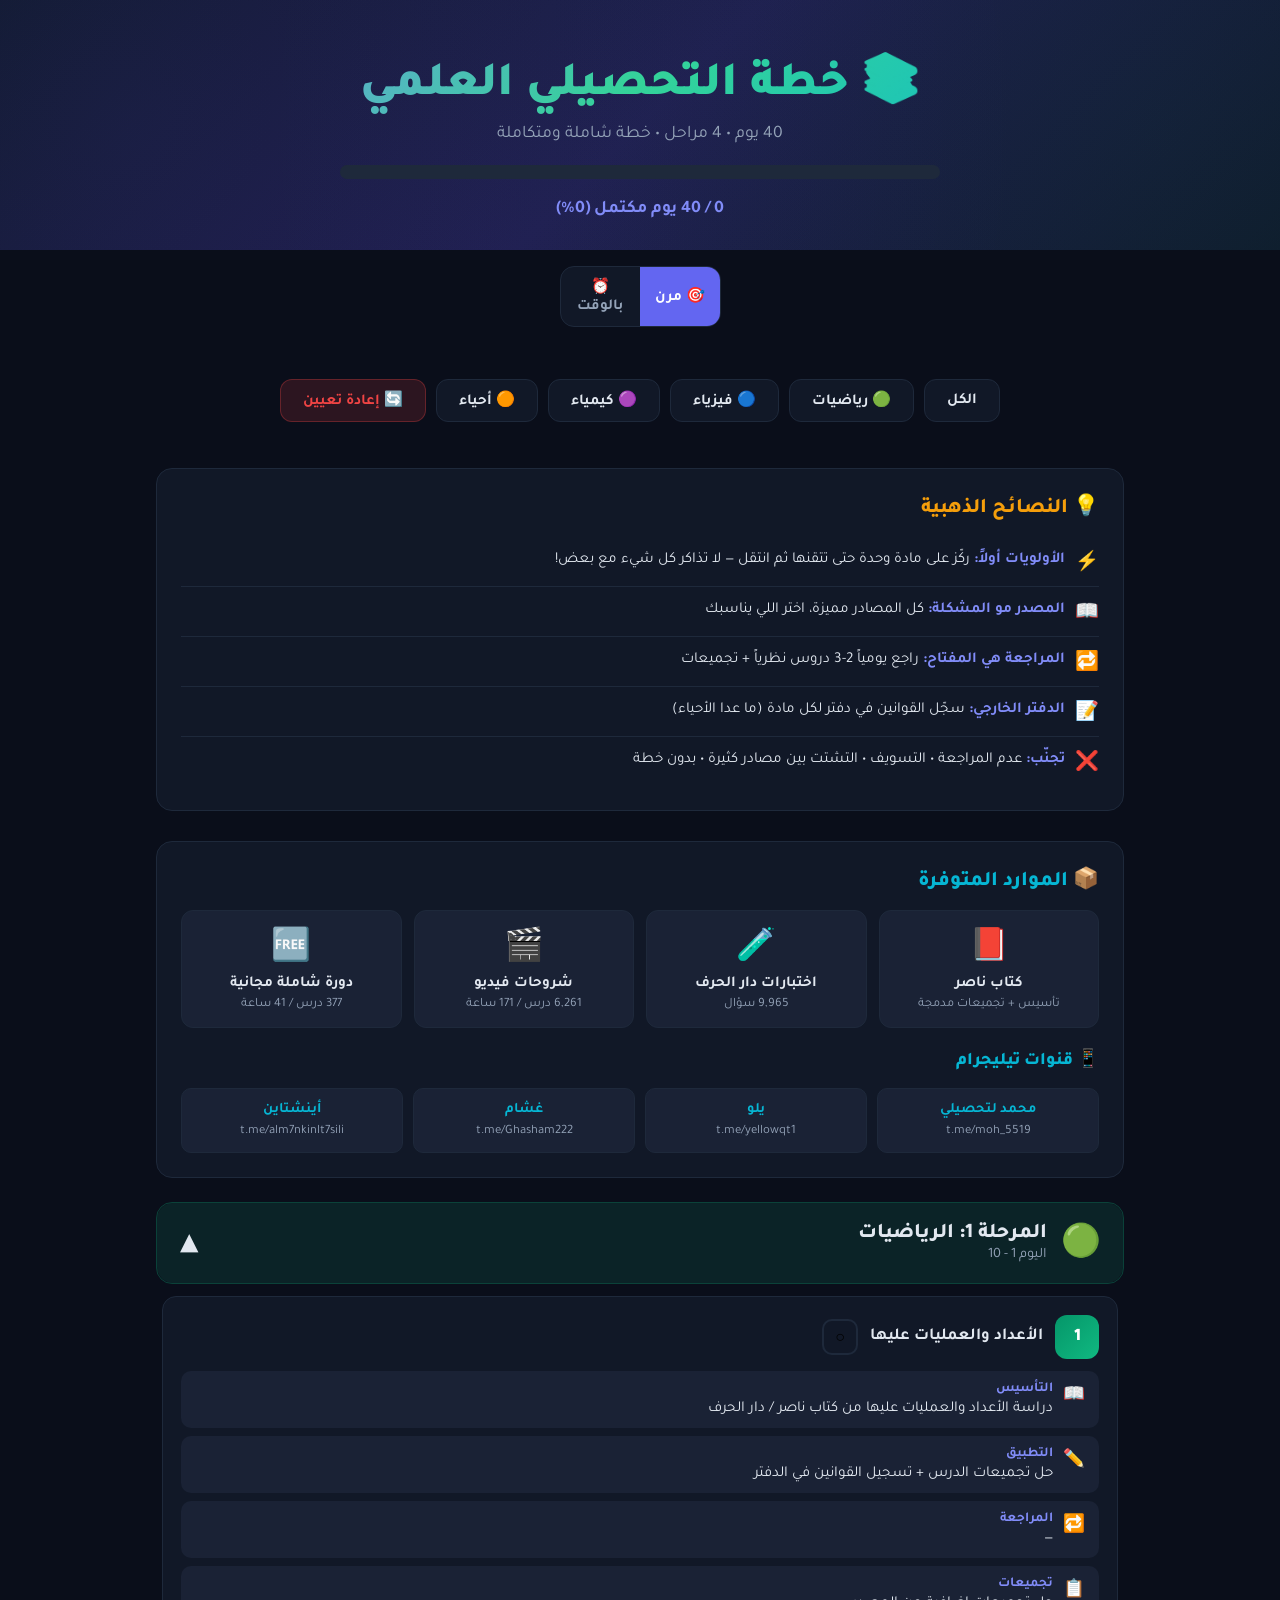
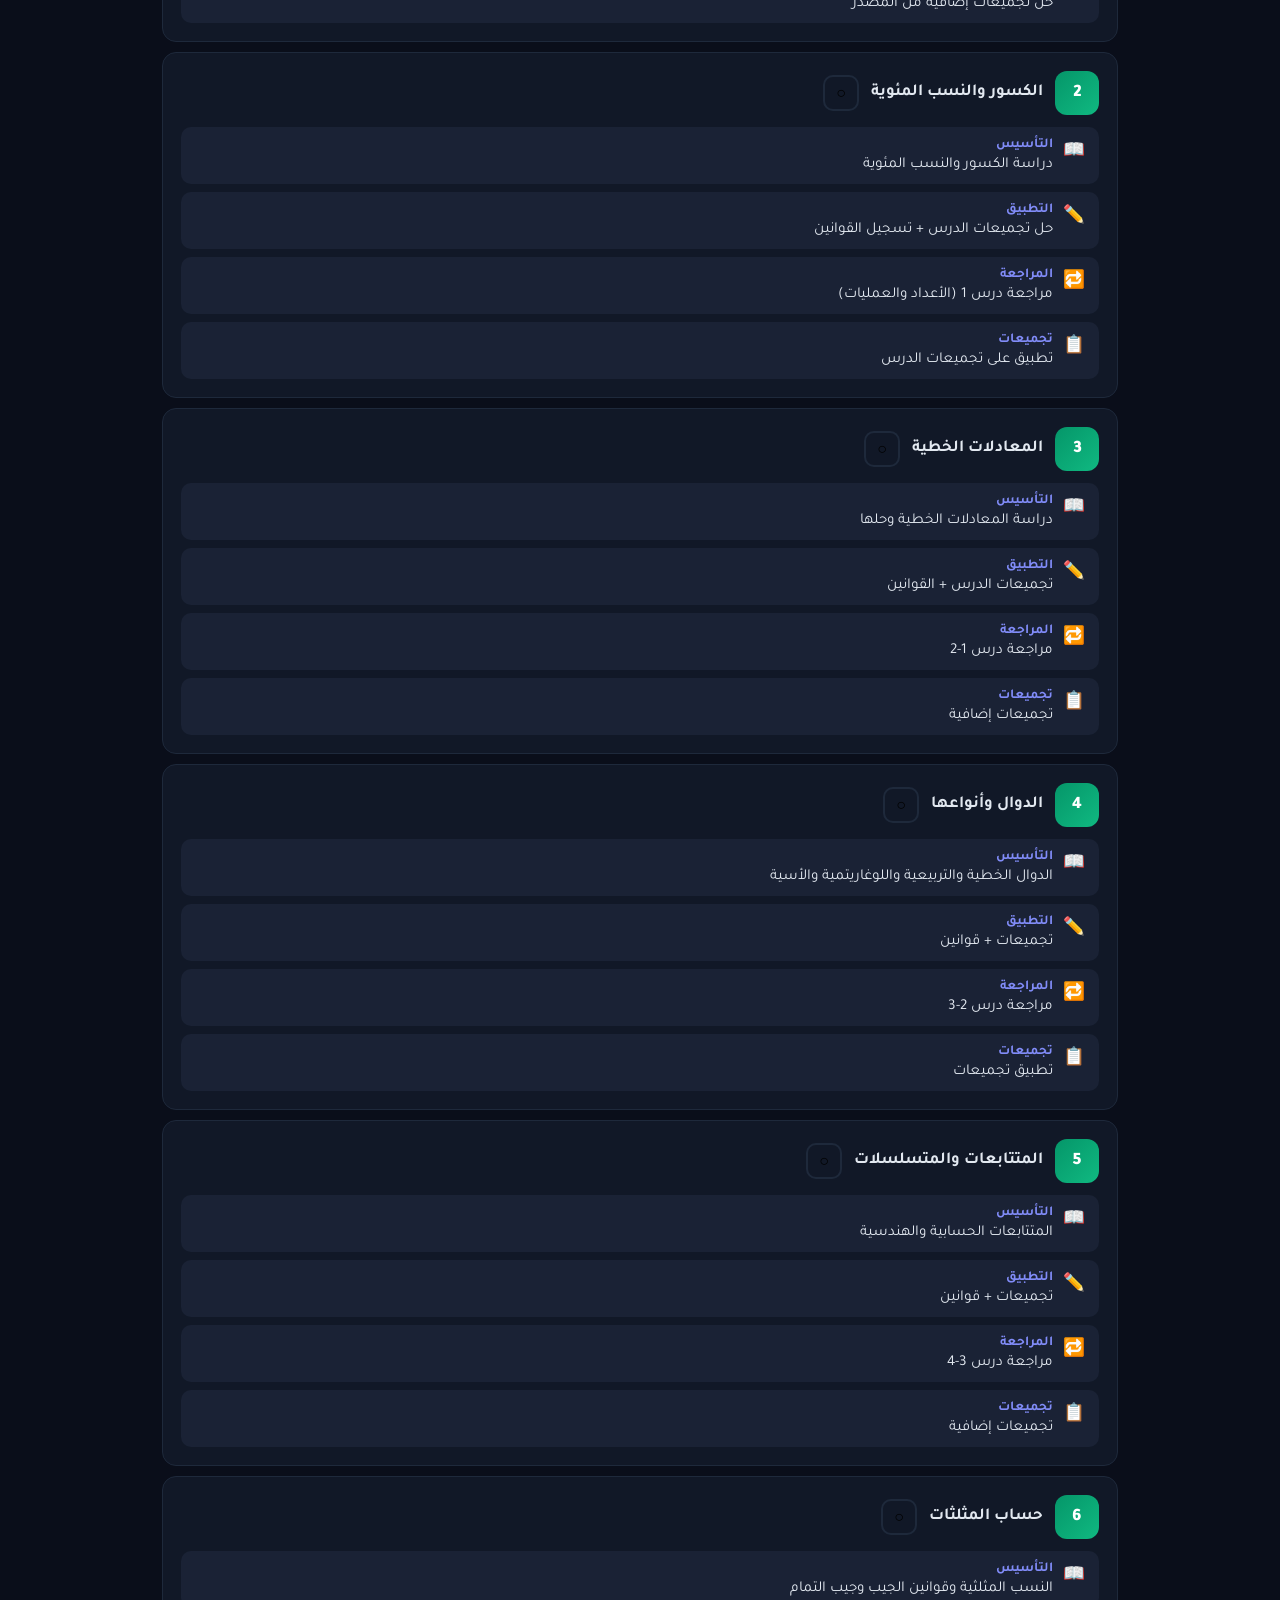
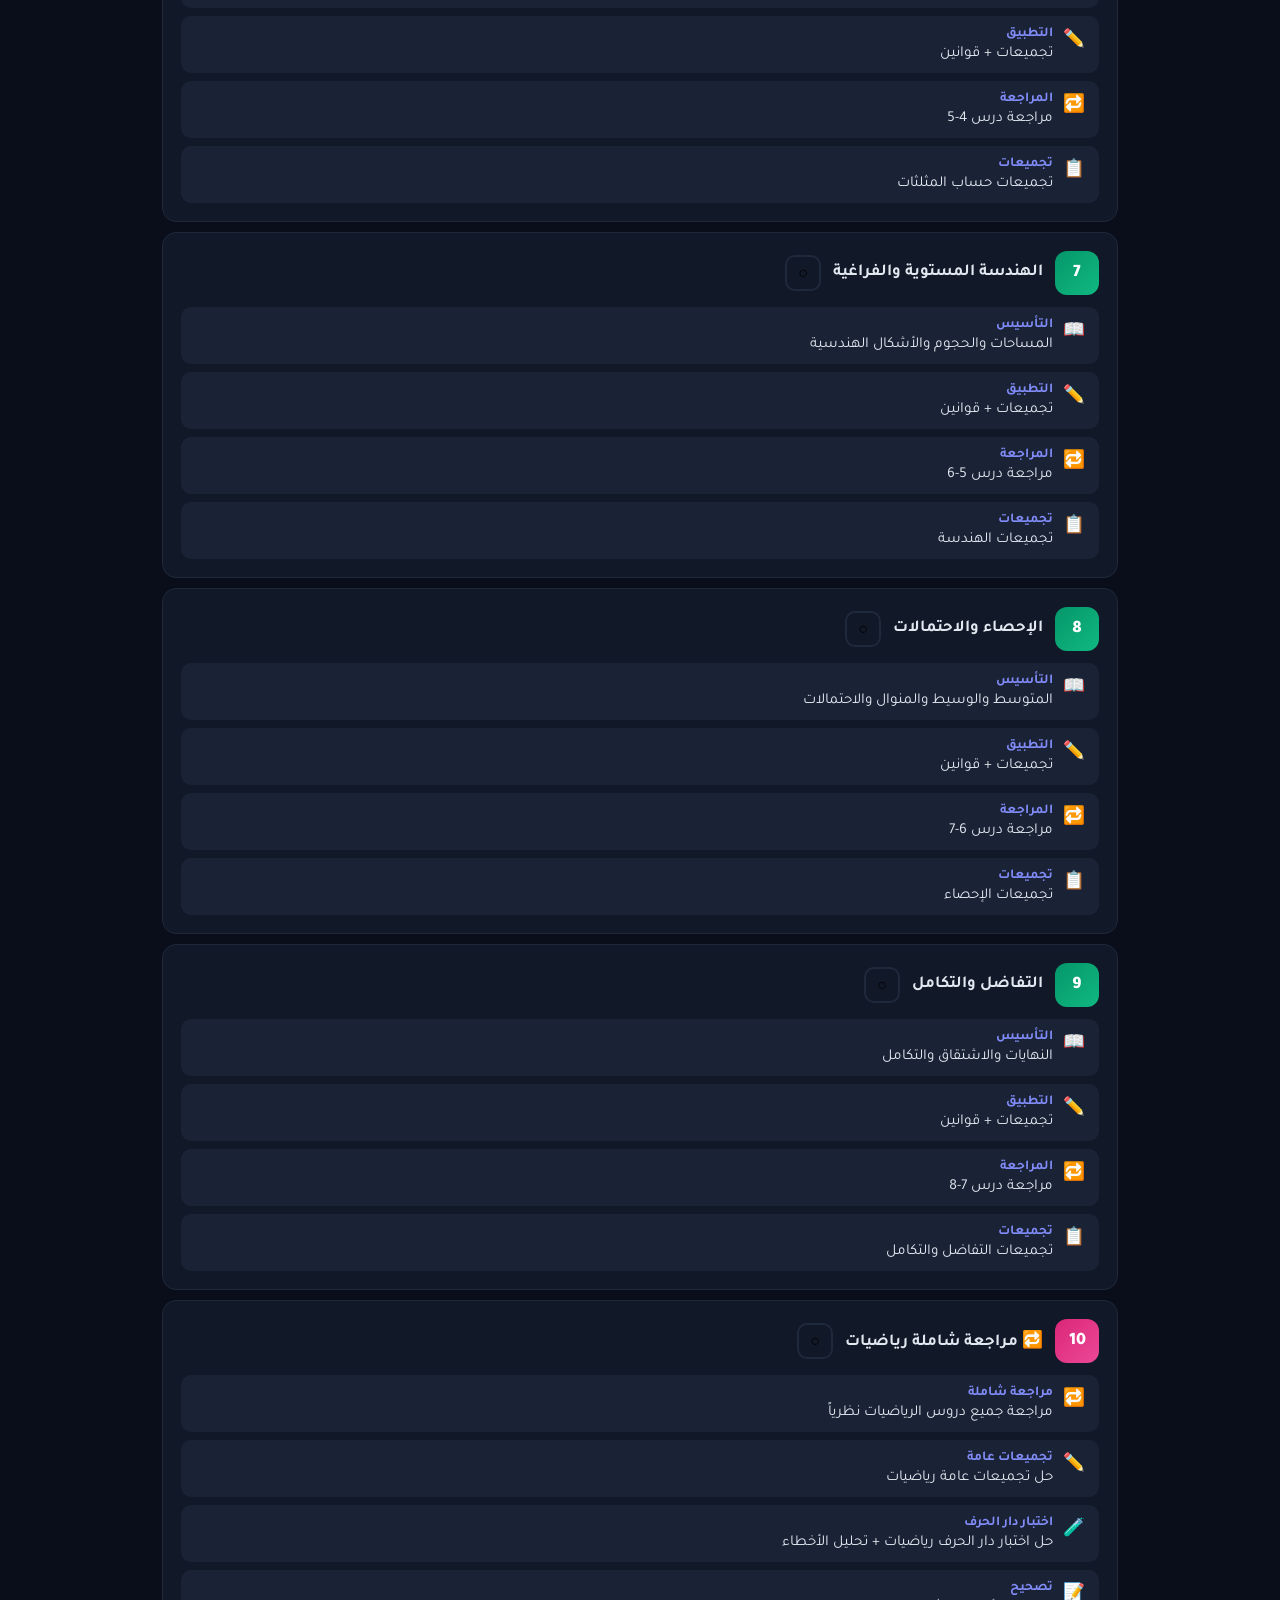
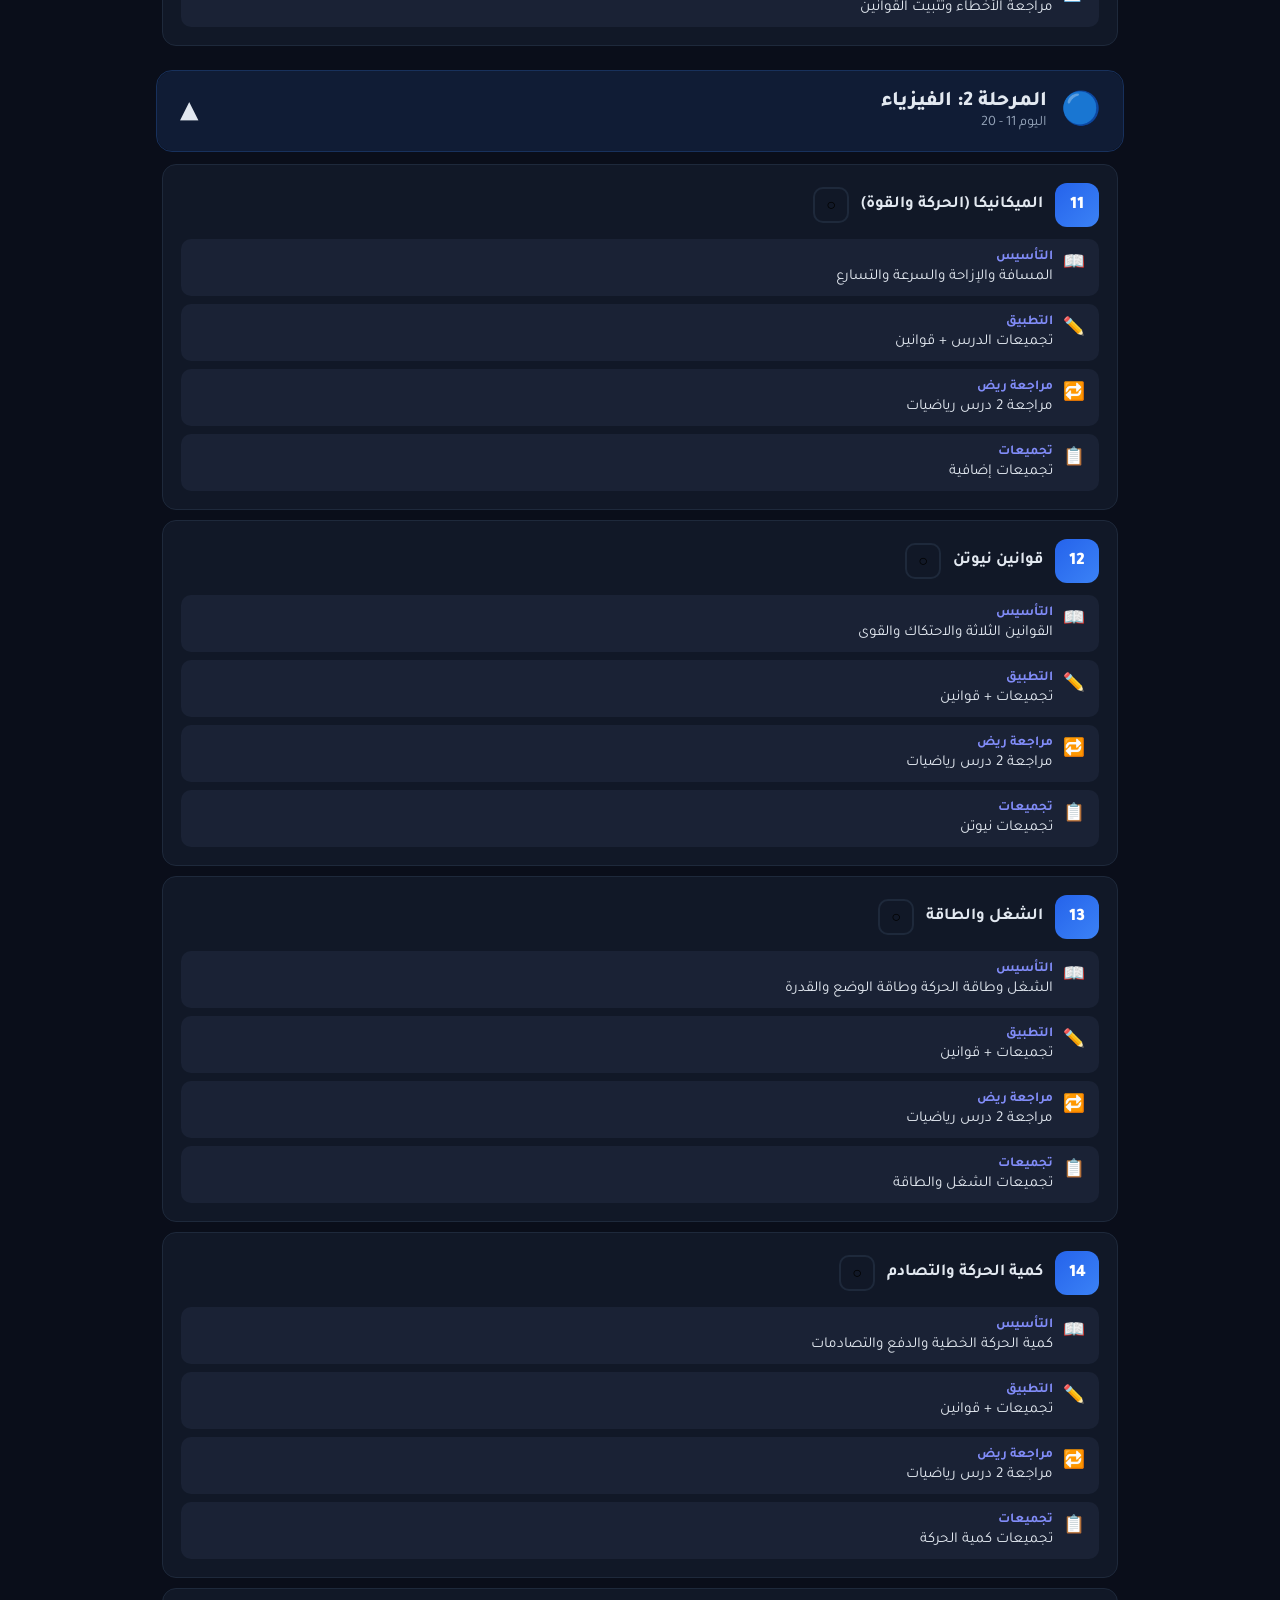
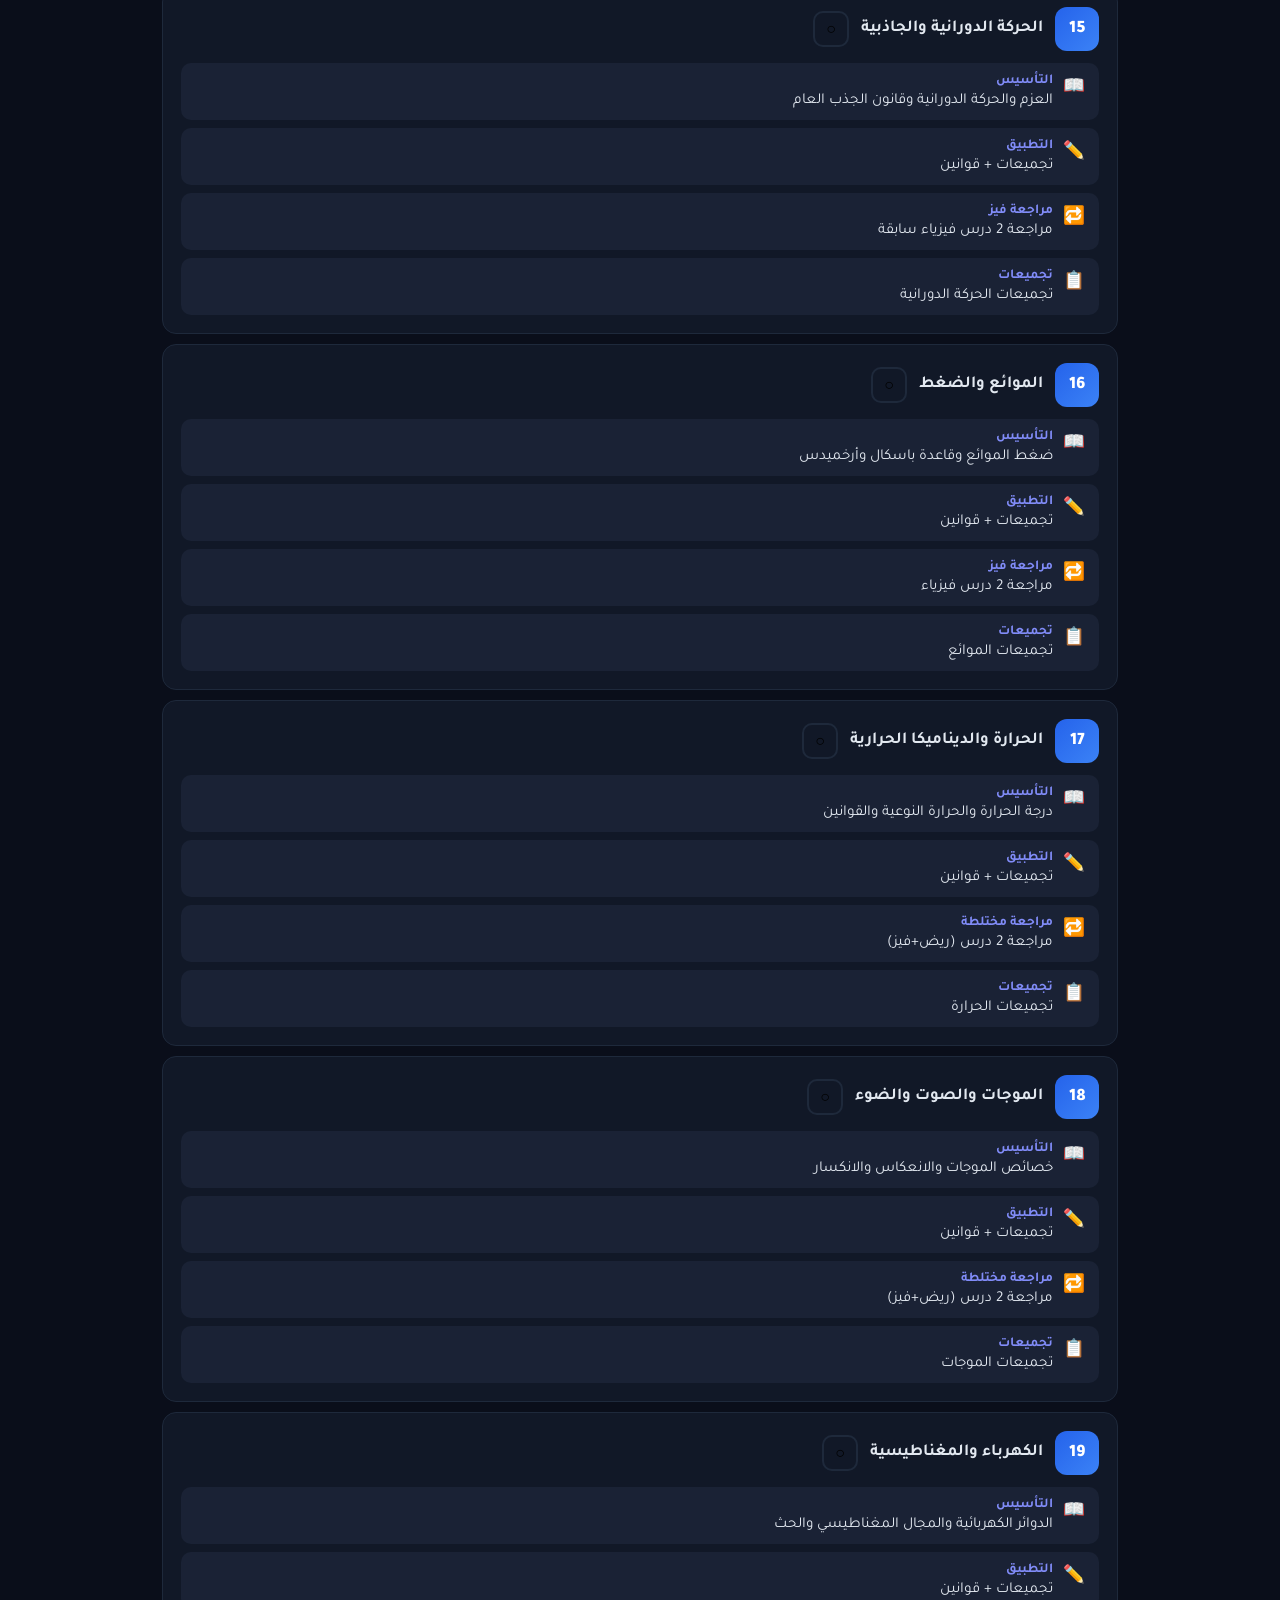
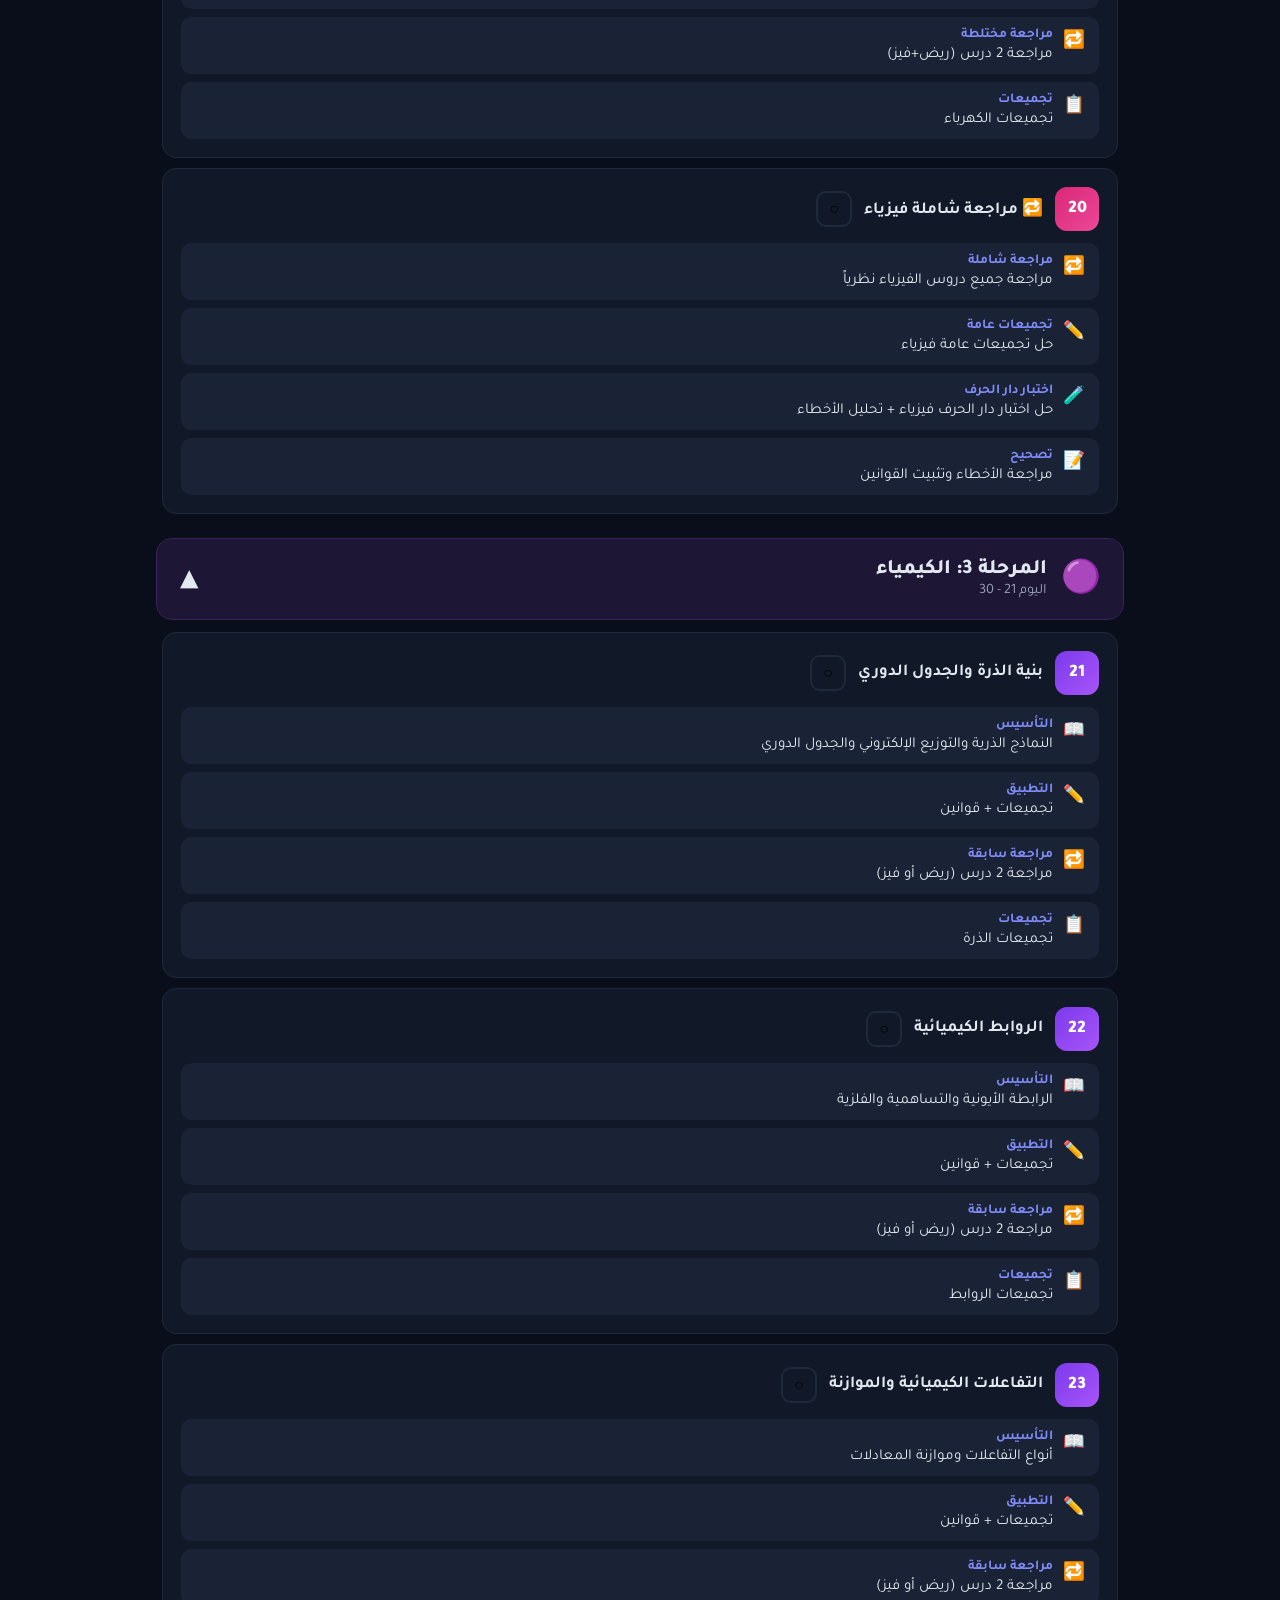
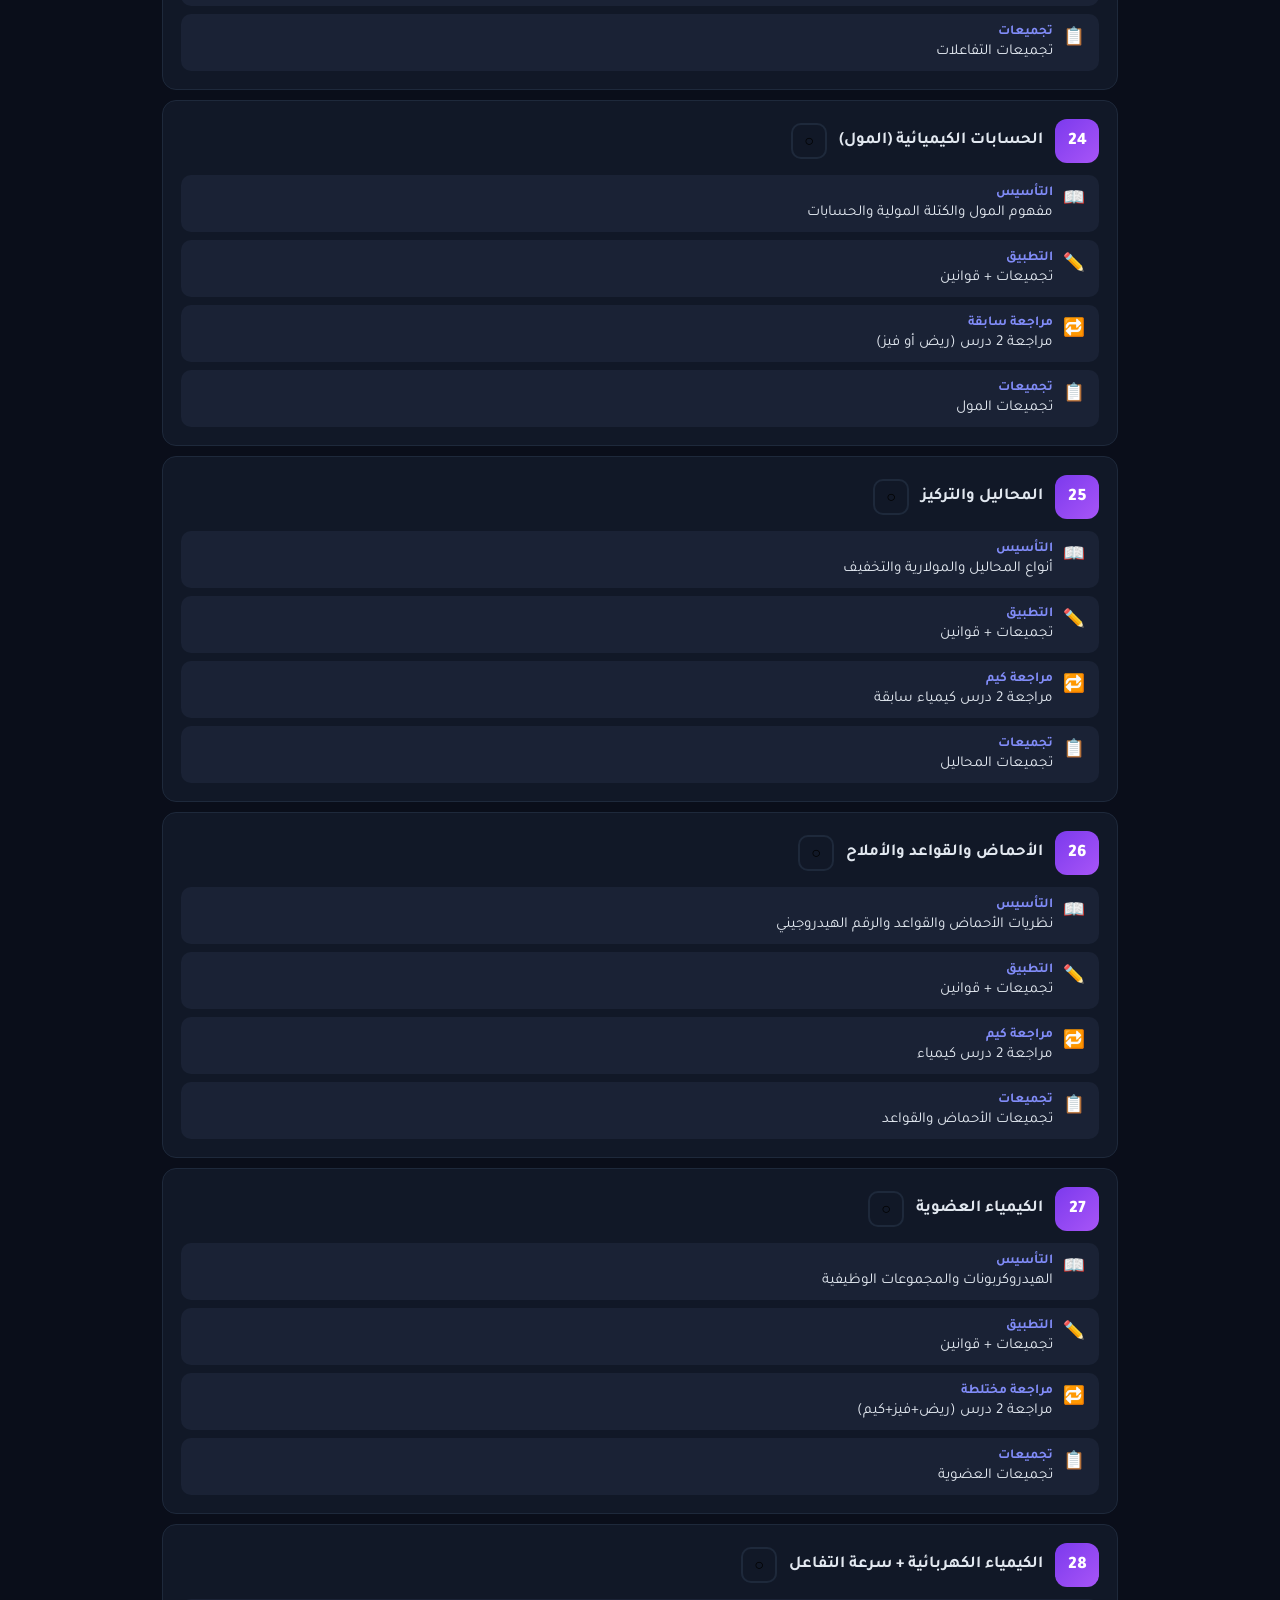
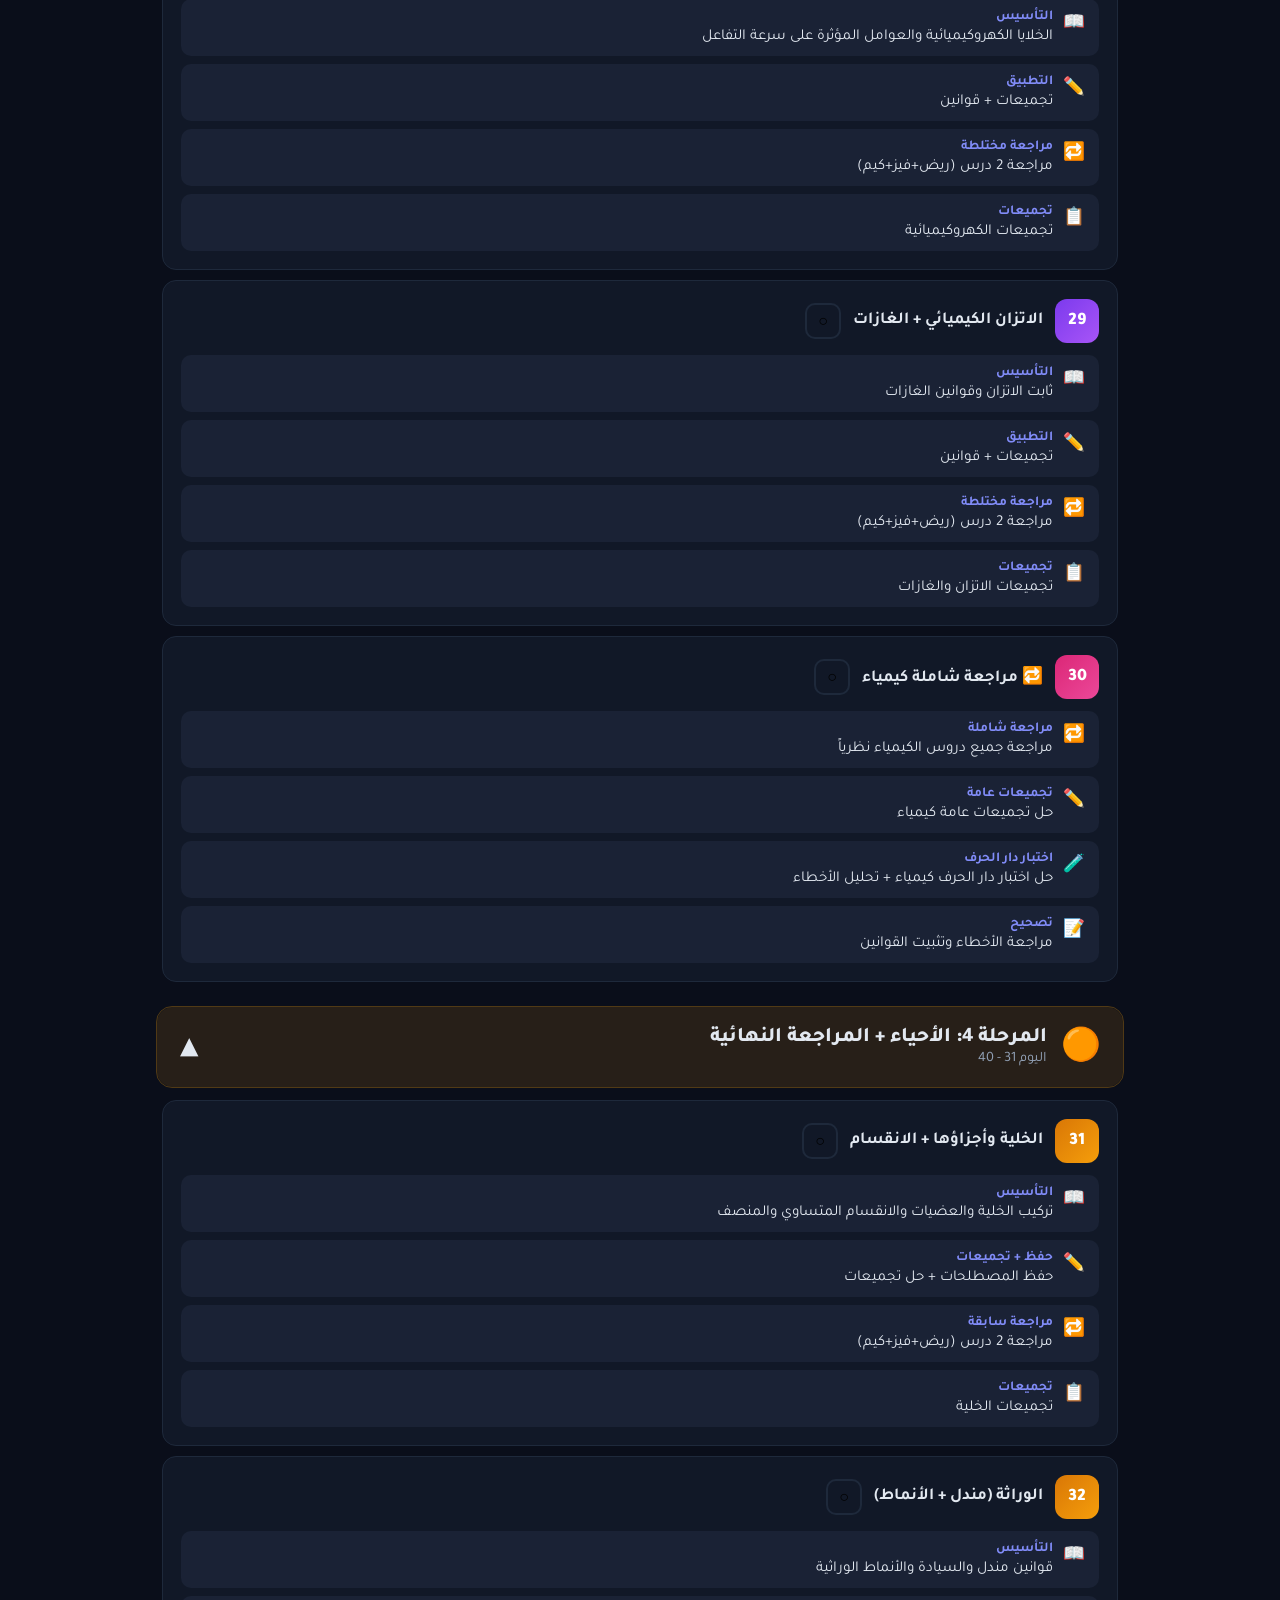
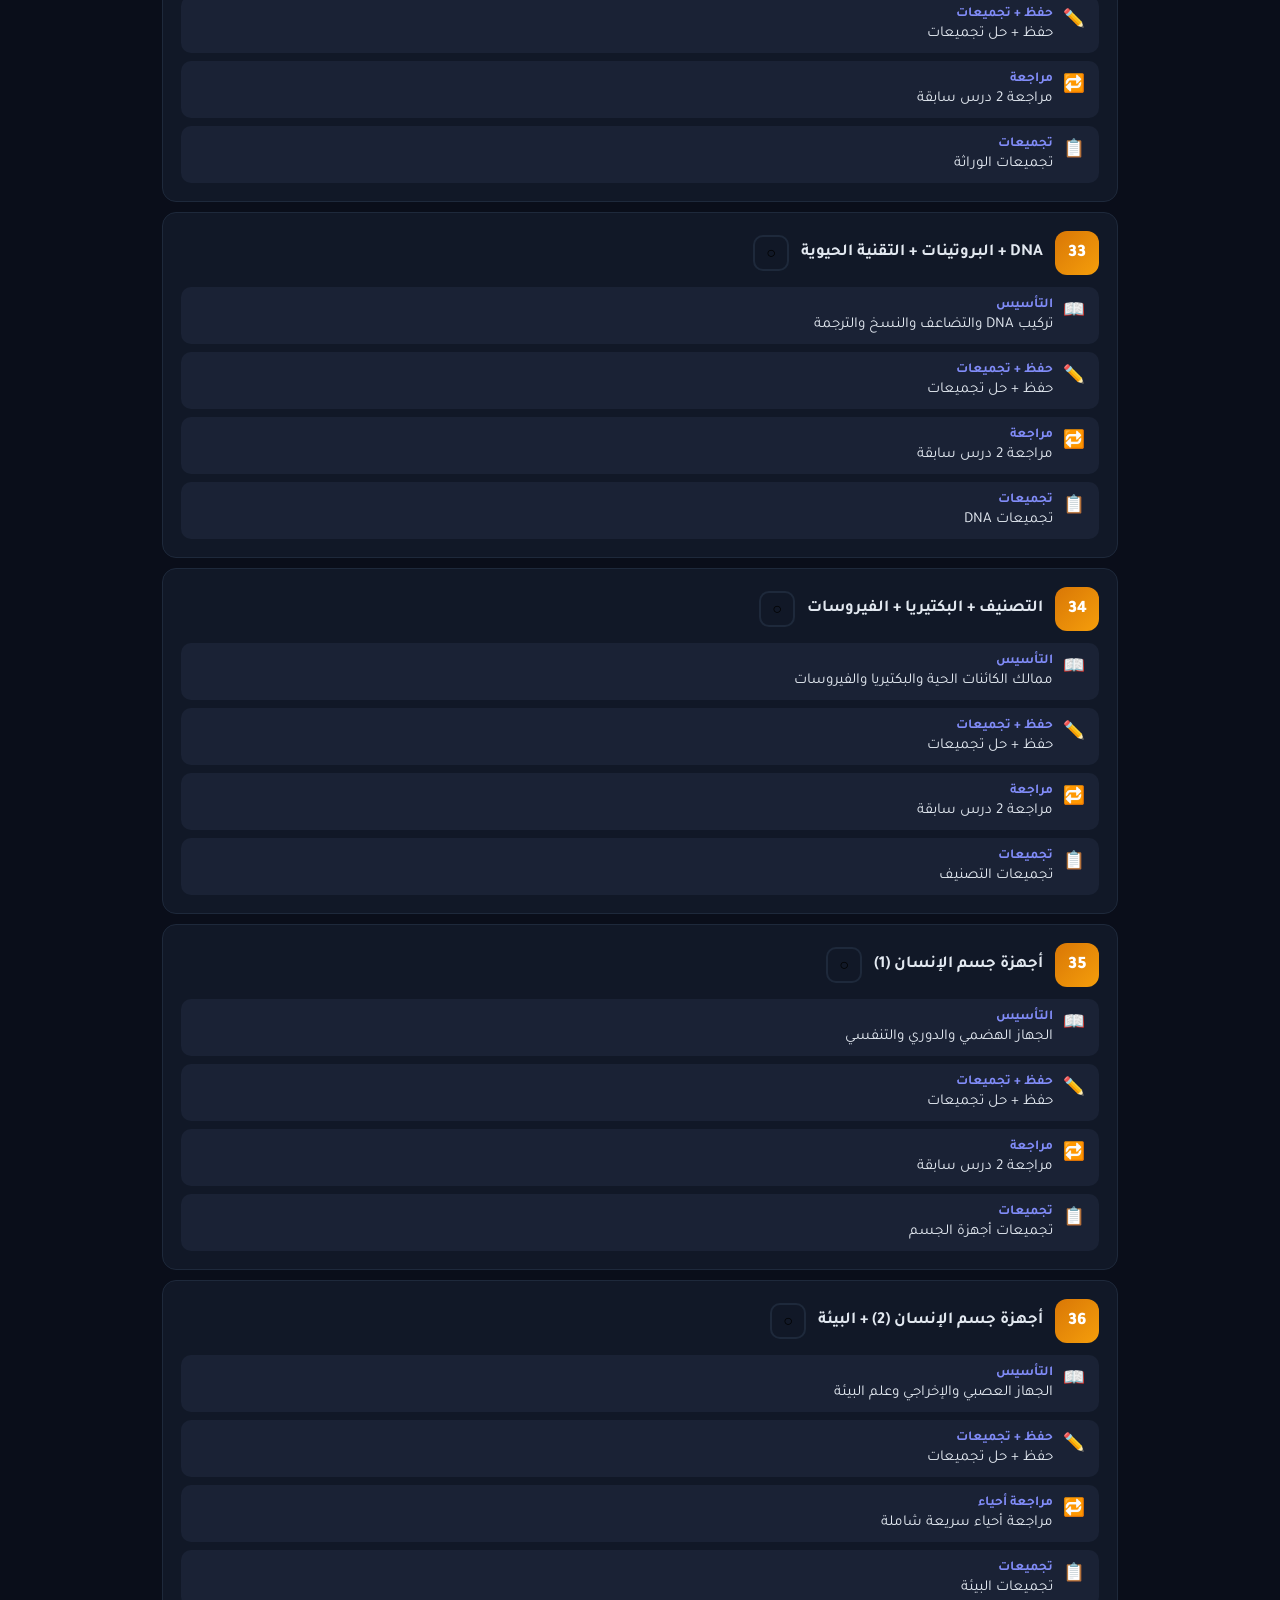
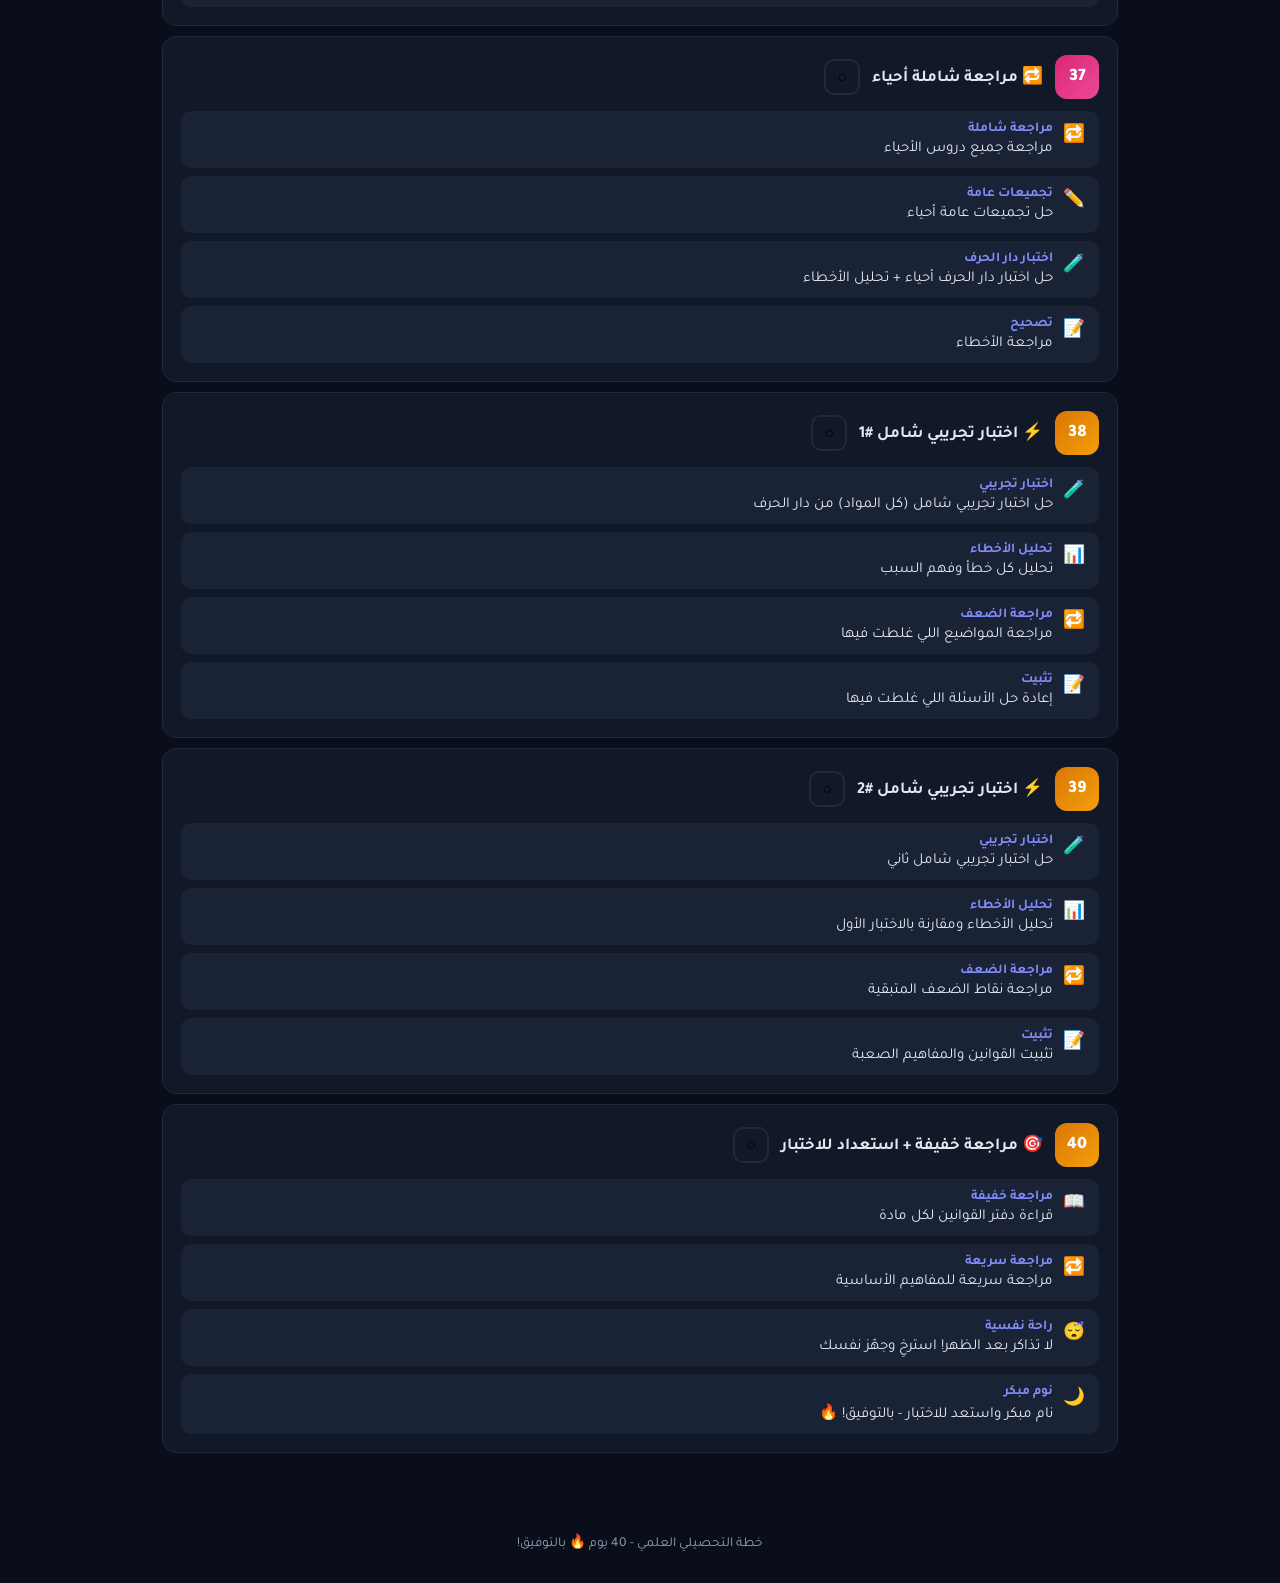
<file: study_plan.html>
<!DOCTYPE html>
<html lang="ar" dir="rtl">
<head>
<meta charset="UTF-8">
<meta name="viewport" content="width=device-width, initial-scale=1.0">
<title>خطة التحصيلي - 40 يوم</title>
<link href="https://fonts.googleapis.com/css2?family=Tajawal:wght@300;400;500;700;800;900&display=swap" rel="stylesheet">
<style>
:root{--bg:#0a0e1a;--card:#111827;--card2:#1a2235;--accent:#6366f1;--accent2:#818cf8;--green:#10b981;--green2:#34d399;--orange:#f59e0b;--red:#ef4444;--pink:#ec4899;--cyan:#06b6d4;--text:#e2e8f0;--text2:#94a3b8;--border:#1e293b;--math:#10b981;--phys:#3b82f6;--chem:#a855f7;--bio:#f59e0b;--review:#ec4899}
*{margin:0;padding:0;box-sizing:border-box}
body{font-family:'Tajawal',sans-serif;background:var(--bg);color:var(--text);min-height:100vh;overflow-x:hidden}
.hero{text-align:center;padding:50px 20px 30px;background:linear-gradient(135deg,#0f172a 0%,#1e1b4b 50%,#0f172a 100%);position:relative;overflow:hidden}
.hero::before{content:'';position:absolute;top:-50%;left:-50%;width:200%;height:200%;background:radial-gradient(circle at 30% 50%,rgba(99,102,241,.08) 0%,transparent 50%),radial-gradient(circle at 70% 50%,rgba(16,185,129,.06) 0%,transparent 50%);animation:pulse 8s ease-in-out infinite alternate}
@keyframes pulse{0%{transform:scale(1)}100%{transform:scale(1.1)}}
.hero h1{font-size:clamp(1.8rem,5vw,3rem);font-weight:900;background:linear-gradient(135deg,var(--accent2),var(--green2),var(--cyan));-webkit-background-clip:text;-webkit-text-fill-color:transparent;position:relative;margin-bottom:8px}
.hero p{color:var(--text2);font-size:1.1rem;position:relative}
.progress-bar{max-width:600px;margin:20px auto;background:var(--border);border-radius:99px;height:14px;overflow:hidden;position:relative}
.progress-fill{height:100%;border-radius:99px;background:linear-gradient(90deg,var(--accent),var(--green));transition:width .6s ease;width:0}
.progress-text{text-align:center;margin-top:6px;color:var(--accent2);font-weight:700;font-size:1.1rem;position:relative}
.controls{display:flex;gap:10px;justify-content:center;flex-wrap:wrap;padding:16px 20px;position:relative}
.btn{padding:10px 22px;border-radius:12px;border:1px solid var(--border);background:var(--card);color:var(--text);cursor:pointer;font-family:inherit;font-size:.95rem;font-weight:600;transition:all .25s}
.btn:hover{transform:translateY(-2px);box-shadow:0 4px 15px rgba(99,102,241,.2)}
.btn.active{background:var(--accent);border-color:var(--accent);color:#fff}
.btn-reset{background:rgba(239,68,68,.15);border-color:rgba(239,68,68,.3);color:var(--red)}
.btn-reset:hover{background:rgba(239,68,68,.25)}
.mode-toggle{display:flex;gap:0;justify-content:center;margin:0 auto 20px;max-width:320px;border:1px solid var(--border);border-radius:14px;overflow:hidden;background:var(--card)}
.mode-btn{flex:1;padding:10px;text-align:center;cursor:pointer;font-family:inherit;font-weight:700;font-size:.95rem;border:none;background:transparent;color:var(--text2);transition:all .25s}
.mode-btn.active{background:var(--accent);color:#fff}
.container{max-width:1000px;margin:0 auto;padding:0 16px 40px}
.phase-header{display:flex;align-items:center;gap:14px;padding:18px 22px;margin:24px 0 12px;border-radius:16px;cursor:pointer;transition:all .3s;position:relative;overflow:hidden}
.phase-header::before{content:'';position:absolute;inset:0;opacity:.12;border-radius:16px}
.phase-header.math{border:1px solid rgba(16,185,129,.3)}.phase-header.math::before{background:var(--math)}
.phase-header.phys{border:1px solid rgba(59,130,246,.3)}.phase-header.phys::before{background:var(--phys)}
.phase-header.chem{border:1px solid rgba(168,85,247,.3)}.phase-header.chem::before{background:var(--chem)}
.phase-header.bio{border:1px solid rgba(245,158,11,.3)}.phase-header.bio::before{background:var(--bio)}
.phase-header:hover{transform:translateX(-4px)}
.phase-icon{font-size:2rem;position:relative}
.phase-info{flex:1;position:relative}
.phase-info h2{font-size:1.3rem;font-weight:800}
.phase-info span{color:var(--text2);font-size:.9rem}
.phase-arrow{font-size:1.5rem;transition:transform .3s;position:relative}
.phase-header.open .phase-arrow{transform:rotate(90deg)}
.phase-body{display:none;padding:0 6px}
.phase-body.show{display:block;animation:fadeIn .3s ease}
@keyframes fadeIn{from{opacity:0;transform:translateY(-10px)}to{opacity:1;transform:translateY(0)}}
.day-card{background:var(--card);border:1px solid var(--border);border-radius:14px;margin:10px 0;padding:18px;transition:all .3s;position:relative;overflow:hidden}
.day-card:hover{border-color:var(--accent);box-shadow:0 0 20px rgba(99,102,241,.08)}
.day-card.completed{opacity:.6;border-color:var(--green)}
.day-card.completed::after{content:'✅';position:absolute;top:14px;left:14px;font-size:1.4rem}
.day-top{display:flex;align-items:center;gap:12px;margin-bottom:12px}
.day-num{width:44px;height:44px;border-radius:12px;display:flex;align-items:center;justify-content:center;font-weight:900;font-size:1.1rem;color:#fff;flex-shrink:0}
.day-num.math{background:linear-gradient(135deg,#059669,#10b981)}
.day-num.phys{background:linear-gradient(135deg,#2563eb,#3b82f6)}
.day-num.chem{background:linear-gradient(135deg,#7c3aed,#a855f7)}
.day-num.bio{background:linear-gradient(135deg,#d97706,#f59e0b)}
.day-num.review{background:linear-gradient(135deg,#db2777,#ec4899)}
.day-title{font-weight:700;font-size:1.05rem}
.day-tasks{display:flex;flex-direction:column;gap:8px}
.task-row{display:flex;gap:10px;align-items:flex-start;padding:10px 14px;background:var(--card2);border-radius:10px;transition:all .2s}
.task-row:hover{background:rgba(99,102,241,.08)}
.task-icon{font-size:1.1rem;margin-top:2px;flex-shrink:0}
.task-content{flex:1}
.task-label{font-weight:600;font-size:.85rem;color:var(--accent2);margin-bottom:2px}
.task-desc{font-size:.95rem}
.time-badge{font-size:.8rem;color:var(--text2);background:rgba(148,163,184,.1);padding:3px 10px;border-radius:8px;white-space:nowrap;flex-shrink:0;align-self:center}
.hide-time .time-badge{display:none}
.check-btn{width:36px;height:36px;border-radius:10px;border:2px solid var(--border);background:transparent;cursor:pointer;display:flex;align-items:center;justify-content:center;font-size:1rem;transition:all .2s;flex-shrink:0;align-self:center;margin-left:4px}
.check-btn:hover{border-color:var(--green);background:rgba(16,185,129,.1)}
.check-btn.done{background:var(--green);border-color:var(--green);color:#fff}
.tips-section{background:var(--card);border:1px solid var(--border);border-radius:16px;padding:24px;margin:30px 0}
.tips-section h2{font-size:1.3rem;font-weight:800;margin-bottom:16px;color:var(--orange)}
.tip{display:flex;gap:10px;padding:10px 0;border-bottom:1px solid var(--border)}
.tip:last-child{border:none}
.tip-icon{font-size:1.2rem;flex-shrink:0;margin-top:2px}
.tip-text{font-size:.95rem;line-height:1.7}
.tip-text strong{color:var(--accent2)}
.resources{background:var(--card);border:1px solid var(--border);border-radius:16px;padding:24px;margin:20px 0}
.resources h2{font-size:1.3rem;font-weight:800;margin-bottom:16px;color:var(--cyan)}
.res-grid{display:grid;grid-template-columns:repeat(auto-fit,minmax(200px,1fr));gap:12px}
.res-card{background:var(--card2);border-radius:12px;padding:14px;text-align:center;border:1px solid var(--border);transition:all .25s}
.res-card:hover{transform:translateY(-3px);border-color:var(--accent)}
.res-card .res-icon{font-size:2rem;margin-bottom:6px}
.res-card h3{font-size:.95rem;margin-bottom:4px}
.res-card p{font-size:.8rem;color:var(--text2)}
.channels{display:grid;grid-template-columns:repeat(auto-fit,minmax(180px,1fr));gap:10px;margin-top:14px}
.ch{background:var(--card2);border-radius:10px;padding:12px;text-align:center;border:1px solid var(--border)}
.ch a{color:var(--cyan);text-decoration:none;font-weight:600;font-size:.9rem}
.ch span{display:block;font-size:.8rem;color:var(--text2);margin-top:4px}
.footer{text-align:center;padding:30px;color:var(--text2);font-size:.85rem}
@media(max-width:600px){.day-top{flex-wrap:wrap}.task-row{flex-wrap:wrap}.controls{gap:6px}.btn{padding:8px 14px;font-size:.85rem}}
</style>
</head>
<body>
<div class="hero">
<h1>📚 خطة التحصيلي العلمي</h1>
<p>40 يوم • 4 مراحل • خطة شاملة ومتكاملة</p>
<div class="progress-bar"><div class="progress-fill" id="progressFill"></div></div>
<div class="progress-text" id="progressText">0 / 40 يوم مكتمل</div>
</div>

<div class="controls">
<div class="mode-toggle">
<button class="mode-btn active" onclick="setMode('flex')">🎯 مرن</button>
<button class="mode-btn" onclick="setMode('timed')">⏰ بالوقت</button>
</div>
</div>
<div class="controls">
<button class="btn" onclick="filterPhase('all')">الكل</button>
<button class="btn" onclick="filterPhase('math')">🟢 رياضيات</button>
<button class="btn" onclick="filterPhase('phys')">🔵 فيزياء</button>
<button class="btn" onclick="filterPhase('chem')">🟣 كيمياء</button>
<button class="btn" onclick="filterPhase('bio')">🟠 أحياء</button>
<button class="btn btn-reset" onclick="resetAll()">🔄 إعادة تعيين</button>
</div>

<div class="container" id="app">
<!-- Tips -->
<div class="tips-section">
<h2>💡 النصائح الذهبية</h2>
<div class="tip"><span class="tip-icon">⚡</span><div class="tip-text"><strong>الأولويات أولاً:</strong> ركّز على مادة وحدة حتى تتقنها ثم انتقل — لا تذاكر كل شيء مع بعض!</div></div>
<div class="tip"><span class="tip-icon">📖</span><div class="tip-text"><strong>المصدر مو المشكلة:</strong> كل المصادر مميزة، اختر اللي يناسبك</div></div>
<div class="tip"><span class="tip-icon">🔁</span><div class="tip-text"><strong>المراجعة هي المفتاح:</strong> راجع يومياً 2-3 دروس نظرياً + تجميعات</div></div>
<div class="tip"><span class="tip-icon">📝</span><div class="tip-text"><strong>الدفتر الخارجي:</strong> سجّل القوانين في دفتر لكل مادة (ما عدا الأحياء)</div></div>
<div class="tip"><span class="tip-icon">❌</span><div class="tip-text"><strong>تجنّب:</strong> عدم المراجعة • التسويف • التشتت بين مصادر كثيرة • بدون خطة</div></div>
</div>

<!-- Resources -->
<div class="resources">
<h2>📦 الموارد المتوفرة</h2>
<div class="res-grid">
<div class="res-card"><div class="res-icon">📕</div><h3>كتاب ناصر</h3><p>تأسيس + تجميعات مدمجة</p></div>
<div class="res-card"><div class="res-icon">🧪</div><h3>اختبارات دار الحرف</h3><p>9,965 سؤال</p></div>
<div class="res-card"><div class="res-icon">🎬</div><h3>شروحات فيديو</h3><p>6,261 درس / 171 ساعة</p></div>
<div class="res-card"><div class="res-icon">🆓</div><h3>دورة شاملة مجانية</h3><p>377 درس / 41 ساعة</p></div>
</div>
<h2 style="margin-top:20px;font-size:1.1rem;color:var(--cyan)">📱 قنوات تيليجرام</h2>
<div class="channels">
<div class="ch"><a href="https://t.me/moh_5519" target="_blank">محمد لتحصيلي</a><span>t.me/moh_5519</span></div>
<div class="ch"><a href="https://t.me/yellowqt1" target="_blank">يلو</a><span>t.me/yellowqt1</span></div>
<div class="ch"><a href="https://t.me/Ghasham222" target="_blank">غشام</a><span>t.me/Ghasham222</span></div>
<div class="ch"><a href="https://t.me/alm7nkinlt7sili" target="_blank">أينشتاين</a><span>t.me/alm7nkinlt7sili</span></div>
</div>
</div>

<!-- Days will be rendered by JS -->
<div id="phases"></div>
</div>

<div class="footer">خطة التحصيلي العلمي - 40 يوم 🔥 بالتوفيق!</div>

<script>
const DATA=[
{phase:"math",name:"المرحلة 1: الرياضيات",icon:"🟢",range:"اليوم 1 - 10",days:[
{d:1,title:"الأعداد والعمليات عليها",tasks:[
{icon:"📖",label:"التأسيس",desc:"دراسة الأعداد والعمليات عليها من كتاب ناصر / دار الحرف",time:"6:00 - 9:30"},
{icon:"✏️",label:"التطبيق",desc:"حل تجميعات الدرس + تسجيل القوانين في الدفتر",time:"10:00 - 12:30"},
{icon:"🔁",label:"المراجعة",desc:"—",time:"2:00 - 4:00"},
{icon:"📋",label:"تجميعات",desc:"حل تجميعات إضافية من المصدر",time:"4:30 - 6:30"}]},
{d:2,title:"الكسور والنسب المئوية",tasks:[
{icon:"📖",label:"التأسيس",desc:"دراسة الكسور والنسب المئوية",time:"6:00 - 9:30"},
{icon:"✏️",label:"التطبيق",desc:"حل تجميعات الدرس + تسجيل القوانين",time:"10:00 - 12:30"},
{icon:"🔁",label:"المراجعة",desc:"مراجعة درس 1 (الأعداد والعمليات)",time:"2:00 - 4:00"},
{icon:"📋",label:"تجميعات",desc:"تطبيق على تجميعات الدرس",time:"4:30 - 6:30"}]},
{d:3,title:"المعادلات الخطية",tasks:[
{icon:"📖",label:"التأسيس",desc:"دراسة المعادلات الخطية وحلها",time:"6:00 - 9:30"},
{icon:"✏️",label:"التطبيق",desc:"تجميعات الدرس + القوانين",time:"10:00 - 12:30"},
{icon:"🔁",label:"المراجعة",desc:"مراجعة درس 1-2",time:"2:00 - 4:00"},
{icon:"📋",label:"تجميعات",desc:"تجميعات إضافية",time:"4:30 - 6:30"}]},
{d:4,title:"الدوال وأنواعها",tasks:[
{icon:"📖",label:"التأسيس",desc:"الدوال الخطية والتربيعية واللوغاريتمية والأسية",time:"6:00 - 9:30"},
{icon:"✏️",label:"التطبيق",desc:"تجميعات + قوانين",time:"10:00 - 12:30"},
{icon:"🔁",label:"المراجعة",desc:"مراجعة درس 2-3",time:"2:00 - 4:00"},
{icon:"📋",label:"تجميعات",desc:"تطبيق تجميعات",time:"4:30 - 6:30"}]},
{d:5,title:"المتتابعات والمتسلسلات",tasks:[
{icon:"📖",label:"التأسيس",desc:"المتتابعات الحسابية والهندسية",time:"6:00 - 9:30"},
{icon:"✏️",label:"التطبيق",desc:"تجميعات + قوانين",time:"10:00 - 12:30"},
{icon:"🔁",label:"المراجعة",desc:"مراجعة درس 3-4",time:"2:00 - 4:00"},
{icon:"📋",label:"تجميعات",desc:"تجميعات إضافية",time:"4:30 - 6:30"}]},
{d:6,title:"حساب المثلثات",tasks:[
{icon:"📖",label:"التأسيس",desc:"النسب المثلثية وقوانين الجيب وجيب التمام",time:"6:00 - 9:30"},
{icon:"✏️",label:"التطبيق",desc:"تجميعات + قوانين",time:"10:00 - 12:30"},
{icon:"🔁",label:"المراجعة",desc:"مراجعة درس 4-5",time:"2:00 - 4:00"},
{icon:"📋",label:"تجميعات",desc:"تجميعات حساب المثلثات",time:"4:30 - 6:30"}]},
{d:7,title:"الهندسة المستوية والفراغية",tasks:[
{icon:"📖",label:"التأسيس",desc:"المساحات والحجوم والأشكال الهندسية",time:"6:00 - 9:30"},
{icon:"✏️",label:"التطبيق",desc:"تجميعات + قوانين",time:"10:00 - 12:30"},
{icon:"🔁",label:"المراجعة",desc:"مراجعة درس 5-6",time:"2:00 - 4:00"},
{icon:"📋",label:"تجميعات",desc:"تجميعات الهندسة",time:"4:30 - 6:30"}]},
{d:8,title:"الإحصاء والاحتمالات",tasks:[
{icon:"📖",label:"التأسيس",desc:"المتوسط والوسيط والمنوال والاحتمالات",time:"6:00 - 9:30"},
{icon:"✏️",label:"التطبيق",desc:"تجميعات + قوانين",time:"10:00 - 12:30"},
{icon:"🔁",label:"المراجعة",desc:"مراجعة درس 6-7",time:"2:00 - 4:00"},
{icon:"📋",label:"تجميعات",desc:"تجميعات الإحصاء",time:"4:30 - 6:30"}]},
{d:9,title:"التفاضل والتكامل",tasks:[
{icon:"📖",label:"التأسيس",desc:"النهايات والاشتقاق والتكامل",time:"6:00 - 9:30"},
{icon:"✏️",label:"التطبيق",desc:"تجميعات + قوانين",time:"10:00 - 12:30"},
{icon:"🔁",label:"المراجعة",desc:"مراجعة درس 7-8",time:"2:00 - 4:00"},
{icon:"📋",label:"تجميعات",desc:"تجميعات التفاضل والتكامل",time:"4:30 - 6:30"}]},
{d:10,title:"🔁 مراجعة شاملة رياضيات",tasks:[
{icon:"🔁",label:"مراجعة شاملة",desc:"مراجعة جميع دروس الرياضيات نظرياً",time:"6:00 - 9:30"},
{icon:"✏️",label:"تجميعات عامة",desc:"حل تجميعات عامة رياضيات",time:"10:00 - 12:30"},
{icon:"🧪",label:"اختبار دار الحرف",desc:"حل اختبار دار الحرف رياضيات + تحليل الأخطاء",time:"2:00 - 6:30"},
{icon:"📝",label:"تصحيح",desc:"مراجعة الأخطاء وتثبيت القوانين",time:"8:00 - 10:00"}]}
]},
{phase:"phys",name:"المرحلة 2: الفيزياء",icon:"🔵",range:"اليوم 11 - 20",days:[
{d:11,title:"الميكانيكا (الحركة والقوة)",tasks:[
{icon:"📖",label:"التأسيس",desc:"المسافة والإزاحة والسرعة والتسارع",time:"6:00 - 9:30"},
{icon:"✏️",label:"التطبيق",desc:"تجميعات الدرس + قوانين",time:"10:00 - 12:30"},
{icon:"🔁",label:"مراجعة ريض",desc:"مراجعة 2 درس رياضيات",time:"2:00 - 4:00"},
{icon:"📋",label:"تجميعات",desc:"تجميعات إضافية",time:"4:30 - 6:30"}]},
{d:12,title:"قوانين نيوتن",tasks:[
{icon:"📖",label:"التأسيس",desc:"القوانين الثلاثة والاحتكاك والقوى",time:"6:00 - 9:30"},
{icon:"✏️",label:"التطبيق",desc:"تجميعات + قوانين",time:"10:00 - 12:30"},
{icon:"🔁",label:"مراجعة ريض",desc:"مراجعة 2 درس رياضيات",time:"2:00 - 4:00"},
{icon:"📋",label:"تجميعات",desc:"تجميعات نيوتن",time:"4:30 - 6:30"}]},
{d:13,title:"الشغل والطاقة",tasks:[
{icon:"📖",label:"التأسيس",desc:"الشغل وطاقة الحركة وطاقة الوضع والقدرة",time:"6:00 - 9:30"},
{icon:"✏️",label:"التطبيق",desc:"تجميعات + قوانين",time:"10:00 - 12:30"},
{icon:"🔁",label:"مراجعة ريض",desc:"مراجعة 2 درس رياضيات",time:"2:00 - 4:00"},
{icon:"📋",label:"تجميعات",desc:"تجميعات الشغل والطاقة",time:"4:30 - 6:30"}]},
{d:14,title:"كمية الحركة والتصادم",tasks:[
{icon:"📖",label:"التأسيس",desc:"كمية الحركة الخطية والدفع والتصادمات",time:"6:00 - 9:30"},
{icon:"✏️",label:"التطبيق",desc:"تجميعات + قوانين",time:"10:00 - 12:30"},
{icon:"🔁",label:"مراجعة ريض",desc:"مراجعة 2 درس رياضيات",time:"2:00 - 4:00"},
{icon:"📋",label:"تجميعات",desc:"تجميعات كمية الحركة",time:"4:30 - 6:30"}]},
{d:15,title:"الحركة الدورانية والجاذبية",tasks:[
{icon:"📖",label:"التأسيس",desc:"العزم والحركة الدورانية وقانون الجذب العام",time:"6:00 - 9:30"},
{icon:"✏️",label:"التطبيق",desc:"تجميعات + قوانين",time:"10:00 - 12:30"},
{icon:"🔁",label:"مراجعة فيز",desc:"مراجعة 2 درس فيزياء سابقة",time:"2:00 - 4:00"},
{icon:"📋",label:"تجميعات",desc:"تجميعات الحركة الدورانية",time:"4:30 - 6:30"}]},
{d:16,title:"الموائع والضغط",tasks:[
{icon:"📖",label:"التأسيس",desc:"ضغط الموائع وقاعدة باسكال وأرخميدس",time:"6:00 - 9:30"},
{icon:"✏️",label:"التطبيق",desc:"تجميعات + قوانين",time:"10:00 - 12:30"},
{icon:"🔁",label:"مراجعة فيز",desc:"مراجعة 2 درس فيزياء",time:"2:00 - 4:00"},
{icon:"📋",label:"تجميعات",desc:"تجميعات الموائع",time:"4:30 - 6:30"}]},
{d:17,title:"الحرارة والديناميكا الحرارية",tasks:[
{icon:"📖",label:"التأسيس",desc:"درجة الحرارة والحرارة النوعية والقوانين",time:"6:00 - 9:30"},
{icon:"✏️",label:"التطبيق",desc:"تجميعات + قوانين",time:"10:00 - 12:30"},
{icon:"🔁",label:"مراجعة مختلطة",desc:"مراجعة 2 درس (ريض+فيز)",time:"2:00 - 4:00"},
{icon:"📋",label:"تجميعات",desc:"تجميعات الحرارة",time:"4:30 - 6:30"}]},
{d:18,title:"الموجات والصوت والضوء",tasks:[
{icon:"📖",label:"التأسيس",desc:"خصائص الموجات والانعكاس والانكسار",time:"6:00 - 9:30"},
{icon:"✏️",label:"التطبيق",desc:"تجميعات + قوانين",time:"10:00 - 12:30"},
{icon:"🔁",label:"مراجعة مختلطة",desc:"مراجعة 2 درس (ريض+فيز)",time:"2:00 - 4:00"},
{icon:"📋",label:"تجميعات",desc:"تجميعات الموجات",time:"4:30 - 6:30"}]},
{d:19,title:"الكهرباء والمغناطيسية",tasks:[
{icon:"📖",label:"التأسيس",desc:"الدوائر الكهربائية والمجال المغناطيسي والحث",time:"6:00 - 9:30"},
{icon:"✏️",label:"التطبيق",desc:"تجميعات + قوانين",time:"10:00 - 12:30"},
{icon:"🔁",label:"مراجعة مختلطة",desc:"مراجعة 2 درس (ريض+فيز)",time:"2:00 - 4:00"},
{icon:"📋",label:"تجميعات",desc:"تجميعات الكهرباء",time:"4:30 - 6:30"}]},
{d:20,title:"🔁 مراجعة شاملة فيزياء",tasks:[
{icon:"🔁",label:"مراجعة شاملة",desc:"مراجعة جميع دروس الفيزياء نظرياً",time:"6:00 - 9:30"},
{icon:"✏️",label:"تجميعات عامة",desc:"حل تجميعات عامة فيزياء",time:"10:00 - 12:30"},
{icon:"🧪",label:"اختبار دار الحرف",desc:"حل اختبار دار الحرف فيزياء + تحليل الأخطاء",time:"2:00 - 6:30"},
{icon:"📝",label:"تصحيح",desc:"مراجعة الأخطاء وتثبيت القوانين",time:"8:00 - 10:00"}]}
]},
{phase:"chem",name:"المرحلة 3: الكيمياء",icon:"🟣",range:"اليوم 21 - 30",days:[
{d:21,title:"بنية الذرة والجدول الدوري",tasks:[
{icon:"📖",label:"التأسيس",desc:"النماذج الذرية والتوزيع الإلكتروني والجدول الدوري",time:"6:00 - 9:30"},
{icon:"✏️",label:"التطبيق",desc:"تجميعات + قوانين",time:"10:00 - 12:30"},
{icon:"🔁",label:"مراجعة سابقة",desc:"مراجعة 2 درس (ريض أو فيز)",time:"2:00 - 4:00"},
{icon:"📋",label:"تجميعات",desc:"تجميعات الذرة",time:"4:30 - 6:30"}]},
{d:22,title:"الروابط الكيميائية",tasks:[
{icon:"📖",label:"التأسيس",desc:"الرابطة الأيونية والتساهمية والفلزية",time:"6:00 - 9:30"},
{icon:"✏️",label:"التطبيق",desc:"تجميعات + قوانين",time:"10:00 - 12:30"},
{icon:"🔁",label:"مراجعة سابقة",desc:"مراجعة 2 درس (ريض أو فيز)",time:"2:00 - 4:00"},
{icon:"📋",label:"تجميعات",desc:"تجميعات الروابط",time:"4:30 - 6:30"}]},
{d:23,title:"التفاعلات الكيميائية والموازنة",tasks:[
{icon:"📖",label:"التأسيس",desc:"أنواع التفاعلات وموازنة المعادلات",time:"6:00 - 9:30"},
{icon:"✏️",label:"التطبيق",desc:"تجميعات + قوانين",time:"10:00 - 12:30"},
{icon:"🔁",label:"مراجعة سابقة",desc:"مراجعة 2 درس (ريض أو فيز)",time:"2:00 - 4:00"},
{icon:"📋",label:"تجميعات",desc:"تجميعات التفاعلات",time:"4:30 - 6:30"}]},
{d:24,title:"الحسابات الكيميائية (المول)",tasks:[
{icon:"📖",label:"التأسيس",desc:"مفهوم المول والكتلة المولية والحسابات",time:"6:00 - 9:30"},
{icon:"✏️",label:"التطبيق",desc:"تجميعات + قوانين",time:"10:00 - 12:30"},
{icon:"🔁",label:"مراجعة سابقة",desc:"مراجعة 2 درس (ريض أو فيز)",time:"2:00 - 4:00"},
{icon:"📋",label:"تجميعات",desc:"تجميعات المول",time:"4:30 - 6:30"}]},
{d:25,title:"المحاليل والتركيز",tasks:[
{icon:"📖",label:"التأسيس",desc:"أنواع المحاليل والمولارية والتخفيف",time:"6:00 - 9:30"},
{icon:"✏️",label:"التطبيق",desc:"تجميعات + قوانين",time:"10:00 - 12:30"},
{icon:"🔁",label:"مراجعة كيم",desc:"مراجعة 2 درس كيمياء سابقة",time:"2:00 - 4:00"},
{icon:"📋",label:"تجميعات",desc:"تجميعات المحاليل",time:"4:30 - 6:30"}]},
{d:26,title:"الأحماض والقواعد والأملاح",tasks:[
{icon:"📖",label:"التأسيس",desc:"نظريات الأحماض والقواعد والرقم الهيدروجيني",time:"6:00 - 9:30"},
{icon:"✏️",label:"التطبيق",desc:"تجميعات + قوانين",time:"10:00 - 12:30"},
{icon:"🔁",label:"مراجعة كيم",desc:"مراجعة 2 درس كيمياء",time:"2:00 - 4:00"},
{icon:"📋",label:"تجميعات",desc:"تجميعات الأحماض والقواعد",time:"4:30 - 6:30"}]},
{d:27,title:"الكيمياء العضوية",tasks:[
{icon:"📖",label:"التأسيس",desc:"الهيدروكربونات والمجموعات الوظيفية",time:"6:00 - 9:30"},
{icon:"✏️",label:"التطبيق",desc:"تجميعات + قوانين",time:"10:00 - 12:30"},
{icon:"🔁",label:"مراجعة مختلطة",desc:"مراجعة 2 درس (ريض+فيز+كيم)",time:"2:00 - 4:00"},
{icon:"📋",label:"تجميعات",desc:"تجميعات العضوية",time:"4:30 - 6:30"}]},
{d:28,title:"الكيمياء الكهربائية + سرعة التفاعل",tasks:[
{icon:"📖",label:"التأسيس",desc:"الخلايا الكهروكيميائية والعوامل المؤثرة على سرعة التفاعل",time:"6:00 - 9:30"},
{icon:"✏️",label:"التطبيق",desc:"تجميعات + قوانين",time:"10:00 - 12:30"},
{icon:"🔁",label:"مراجعة مختلطة",desc:"مراجعة 2 درس (ريض+فيز+كيم)",time:"2:00 - 4:00"},
{icon:"📋",label:"تجميعات",desc:"تجميعات الكهروكيميائية",time:"4:30 - 6:30"}]},
{d:29,title:"الاتزان الكيميائي + الغازات",tasks:[
{icon:"📖",label:"التأسيس",desc:"ثابت الاتزان وقوانين الغازات",time:"6:00 - 9:30"},
{icon:"✏️",label:"التطبيق",desc:"تجميعات + قوانين",time:"10:00 - 12:30"},
{icon:"🔁",label:"مراجعة مختلطة",desc:"مراجعة 2 درس (ريض+فيز+كيم)",time:"2:00 - 4:00"},
{icon:"📋",label:"تجميعات",desc:"تجميعات الاتزان والغازات",time:"4:30 - 6:30"}]},
{d:30,title:"🔁 مراجعة شاملة كيمياء",tasks:[
{icon:"🔁",label:"مراجعة شاملة",desc:"مراجعة جميع دروس الكيمياء نظرياً",time:"6:00 - 9:30"},
{icon:"✏️",label:"تجميعات عامة",desc:"حل تجميعات عامة كيمياء",time:"10:00 - 12:30"},
{icon:"🧪",label:"اختبار دار الحرف",desc:"حل اختبار دار الحرف كيمياء + تحليل الأخطاء",time:"2:00 - 6:30"},
{icon:"📝",label:"تصحيح",desc:"مراجعة الأخطاء وتثبيت القوانين",time:"8:00 - 10:00"}]}
]},
{phase:"bio",name:"المرحلة 4: الأحياء + المراجعة النهائية",icon:"🟠",range:"اليوم 31 - 40",days:[
{d:31,title:"الخلية وأجزاؤها + الانقسام",tasks:[
{icon:"📖",label:"التأسيس",desc:"تركيب الخلية والعضيات والانقسام المتساوي والمنصف",time:"6:00 - 9:30"},
{icon:"✏️",label:"حفظ + تجميعات",desc:"حفظ المصطلحات + حل تجميعات",time:"10:00 - 12:30"},
{icon:"🔁",label:"مراجعة سابقة",desc:"مراجعة 2 درس (ريض+فيز+كيم)",time:"2:00 - 4:00"},
{icon:"📋",label:"تجميعات",desc:"تجميعات الخلية",time:"4:30 - 6:30"}]},
{d:32,title:"الوراثة (مندل + الأنماط)",tasks:[
{icon:"📖",label:"التأسيس",desc:"قوانين مندل والسيادة والأنماط الوراثية",time:"6:00 - 9:30"},
{icon:"✏️",label:"حفظ + تجميعات",desc:"حفظ + حل تجميعات",time:"10:00 - 12:30"},
{icon:"🔁",label:"مراجعة",desc:"مراجعة 2 درس سابقة",time:"2:00 - 4:00"},
{icon:"📋",label:"تجميعات",desc:"تجميعات الوراثة",time:"4:30 - 6:30"}]},
{d:33,title:"DNA + البروتينات + التقنية الحيوية",tasks:[
{icon:"📖",label:"التأسيس",desc:"تركيب DNA والتضاعف والنسخ والترجمة",time:"6:00 - 9:30"},
{icon:"✏️",label:"حفظ + تجميعات",desc:"حفظ + حل تجميعات",time:"10:00 - 12:30"},
{icon:"🔁",label:"مراجعة",desc:"مراجعة 2 درس سابقة",time:"2:00 - 4:00"},
{icon:"📋",label:"تجميعات",desc:"تجميعات DNA",time:"4:30 - 6:30"}]},
{d:34,title:"التصنيف + البكتيريا + الفيروسات",tasks:[
{icon:"📖",label:"التأسيس",desc:"ممالك الكائنات الحية والبكتيريا والفيروسات",time:"6:00 - 9:30"},
{icon:"✏️",label:"حفظ + تجميعات",desc:"حفظ + حل تجميعات",time:"10:00 - 12:30"},
{icon:"🔁",label:"مراجعة",desc:"مراجعة 2 درس سابقة",time:"2:00 - 4:00"},
{icon:"📋",label:"تجميعات",desc:"تجميعات التصنيف",time:"4:30 - 6:30"}]},
{d:35,title:"أجهزة جسم الإنسان (1)",tasks:[
{icon:"📖",label:"التأسيس",desc:"الجهاز الهضمي والدوري والتنفسي",time:"6:00 - 9:30"},
{icon:"✏️",label:"حفظ + تجميعات",desc:"حفظ + حل تجميعات",time:"10:00 - 12:30"},
{icon:"🔁",label:"مراجعة",desc:"مراجعة 2 درس سابقة",time:"2:00 - 4:00"},
{icon:"📋",label:"تجميعات",desc:"تجميعات أجهزة الجسم",time:"4:30 - 6:30"}]},
{d:36,title:"أجهزة جسم الإنسان (2) + البيئة",tasks:[
{icon:"📖",label:"التأسيس",desc:"الجهاز العصبي والإخراجي وعلم البيئة",time:"6:00 - 9:30"},
{icon:"✏️",label:"حفظ + تجميعات",desc:"حفظ + حل تجميعات",time:"10:00 - 12:30"},
{icon:"🔁",label:"مراجعة أحياء",desc:"مراجعة أحياء سريعة شاملة",time:"2:00 - 4:00"},
{icon:"📋",label:"تجميعات",desc:"تجميعات البيئة",time:"4:30 - 6:30"}]},
{d:37,title:"🔁 مراجعة شاملة أحياء",tasks:[
{icon:"🔁",label:"مراجعة شاملة",desc:"مراجعة جميع دروس الأحياء",time:"6:00 - 9:30"},
{icon:"✏️",label:"تجميعات عامة",desc:"حل تجميعات عامة أحياء",time:"10:00 - 12:30"},
{icon:"🧪",label:"اختبار دار الحرف",desc:"حل اختبار دار الحرف أحياء + تحليل الأخطاء",time:"2:00 - 6:30"},
{icon:"📝",label:"تصحيح",desc:"مراجعة الأخطاء",time:"8:00 - 10:00"}]},
{d:38,title:"⚡ اختبار تجريبي شامل #1",tasks:[
{icon:"🧪",label:"اختبار تجريبي",desc:"حل اختبار تجريبي شامل (كل المواد) من دار الحرف",time:"6:00 - 9:30"},
{icon:"📊",label:"تحليل الأخطاء",desc:"تحليل كل خطأ وفهم السبب",time:"10:00 - 12:30"},
{icon:"🔁",label:"مراجعة الضعف",desc:"مراجعة المواضيع اللي غلطت فيها",time:"2:00 - 6:30"},
{icon:"📝",label:"تثبيت",desc:"إعادة حل الأسئلة اللي غلطت فيها",time:"8:00 - 10:00"}]},
{d:39,title:"⚡ اختبار تجريبي شامل #2",tasks:[
{icon:"🧪",label:"اختبار تجريبي",desc:"حل اختبار تجريبي شامل ثاني",time:"6:00 - 9:30"},
{icon:"📊",label:"تحليل الأخطاء",desc:"تحليل الأخطاء ومقارنة بالاختبار الأول",time:"10:00 - 12:30"},
{icon:"🔁",label:"مراجعة الضعف",desc:"مراجعة نقاط الضعف المتبقية",time:"2:00 - 6:30"},
{icon:"📝",label:"تثبيت",desc:"تثبيت القوانين والمفاهيم الصعبة",time:"8:00 - 10:00"}]},
{d:40,title:"🎯 مراجعة خفيفة + استعداد للاختبار",tasks:[
{icon:"📖",label:"مراجعة خفيفة",desc:"قراءة دفتر القوانين لكل مادة",time:"6:00 - 9:30"},
{icon:"🔁",label:"مراجعة سريعة",desc:"مراجعة سريعة للمفاهيم الأساسية",time:"10:00 - 12:30"},
{icon:"😴",label:"راحة نفسية",desc:"لا تذاكر بعد الظهر! استرخِ وجهّز نفسك",time:"بعد الظهر"},
{icon:"🌙",label:"نوم مبكر",desc:"نام مبكر واستعد للاختبار - بالتوفيق! 🔥",time:"9:00 مساءً"}]}
]}
];

let completed=JSON.parse(localStorage.getItem('tahsili40')||'{}');
let mode='flex';

function setMode(m){mode=m;document.querySelectorAll('.mode-btn').forEach((b,i)=>b.classList.toggle('active',i===(m==='flex'?0:1)));document.getElementById('phases').classList.toggle('hide-time',m==='flex')}

function filterPhase(p){document.querySelectorAll('.phase-section').forEach(s=>{s.style.display=(p==='all'||s.dataset.phase===p)?'block':'none'});document.querySelectorAll('.controls .btn:not(.btn-reset)').forEach(b=>b.classList.remove('active'));event.target.classList.add('active')}

function toggleDay(d){completed[d]=!completed[d];localStorage.setItem('tahsili40',JSON.stringify(completed));updateUI()}

function togglePhase(el){el.classList.toggle('open');el.nextElementSibling.classList.toggle('show')}

function resetAll(){if(confirm('متأكد تبي تعيد تعيين كل التقدم؟')){completed={};localStorage.setItem('tahsili40',JSON.stringify(completed));updateUI()}}

function updateUI(){const total=40;const done=Object.values(completed).filter(Boolean).length;const pct=Math.round((done/total)*100);document.getElementById('progressFill').style.width=pct+'%';document.getElementById('progressText').textContent=`${done} / ${total} يوم مكتمل (${pct}%)`;document.querySelectorAll('.day-card').forEach(c=>{const d=parseInt(c.dataset.day);c.classList.toggle('completed',!!completed[d]);const btn=c.querySelector('.check-btn');if(btn)btn.classList.toggle('done',!!completed[d]);if(btn)btn.textContent=completed[d]?'✓':'○'})}

function render(){const cont=document.getElementById('phases');let html='';
DATA.forEach(phase=>{html+=`<div class="phase-section" data-phase="${phase.phase}">`;
html+=`<div class="phase-header ${phase.phase} open" onclick="togglePhase(this)"><span class="phase-icon">${phase.icon}</span><div class="phase-info"><h2>${phase.name}</h2><span>${phase.range}</span></div><span class="phase-arrow">◀</span></div>`;
html+=`<div class="phase-body show">`;
phase.days.forEach(day=>{const dayType=[10,20,30,37].includes(day.d)?'review':phase.phase;
html+=`<div class="day-card ${completed[day.d]?'completed':''}" data-day="${day.d}"><div class="day-top"><div class="day-num ${dayType}">${day.d}</div><div class="day-title">${day.title}</div><button class="check-btn ${completed[day.d]?'done':''}" onclick="toggleDay(${day.d})">${completed[day.d]?'✓':'○'}</button></div><div class="day-tasks">`;
day.tasks.forEach(t=>{html+=`<div class="task-row"><span class="task-icon">${t.icon}</span><div class="task-content"><div class="task-label">${t.label}</div><div class="task-desc">${t.desc}</div></div><span class="time-badge">${t.time}</span></div>`});
html+=`</div></div>`});
html+=`</div></div>`});
cont.innerHTML=html;
cont.classList.toggle('hide-time',mode==='flex');
updateUI()}

render();
</script>
</body>
</html>
</file>
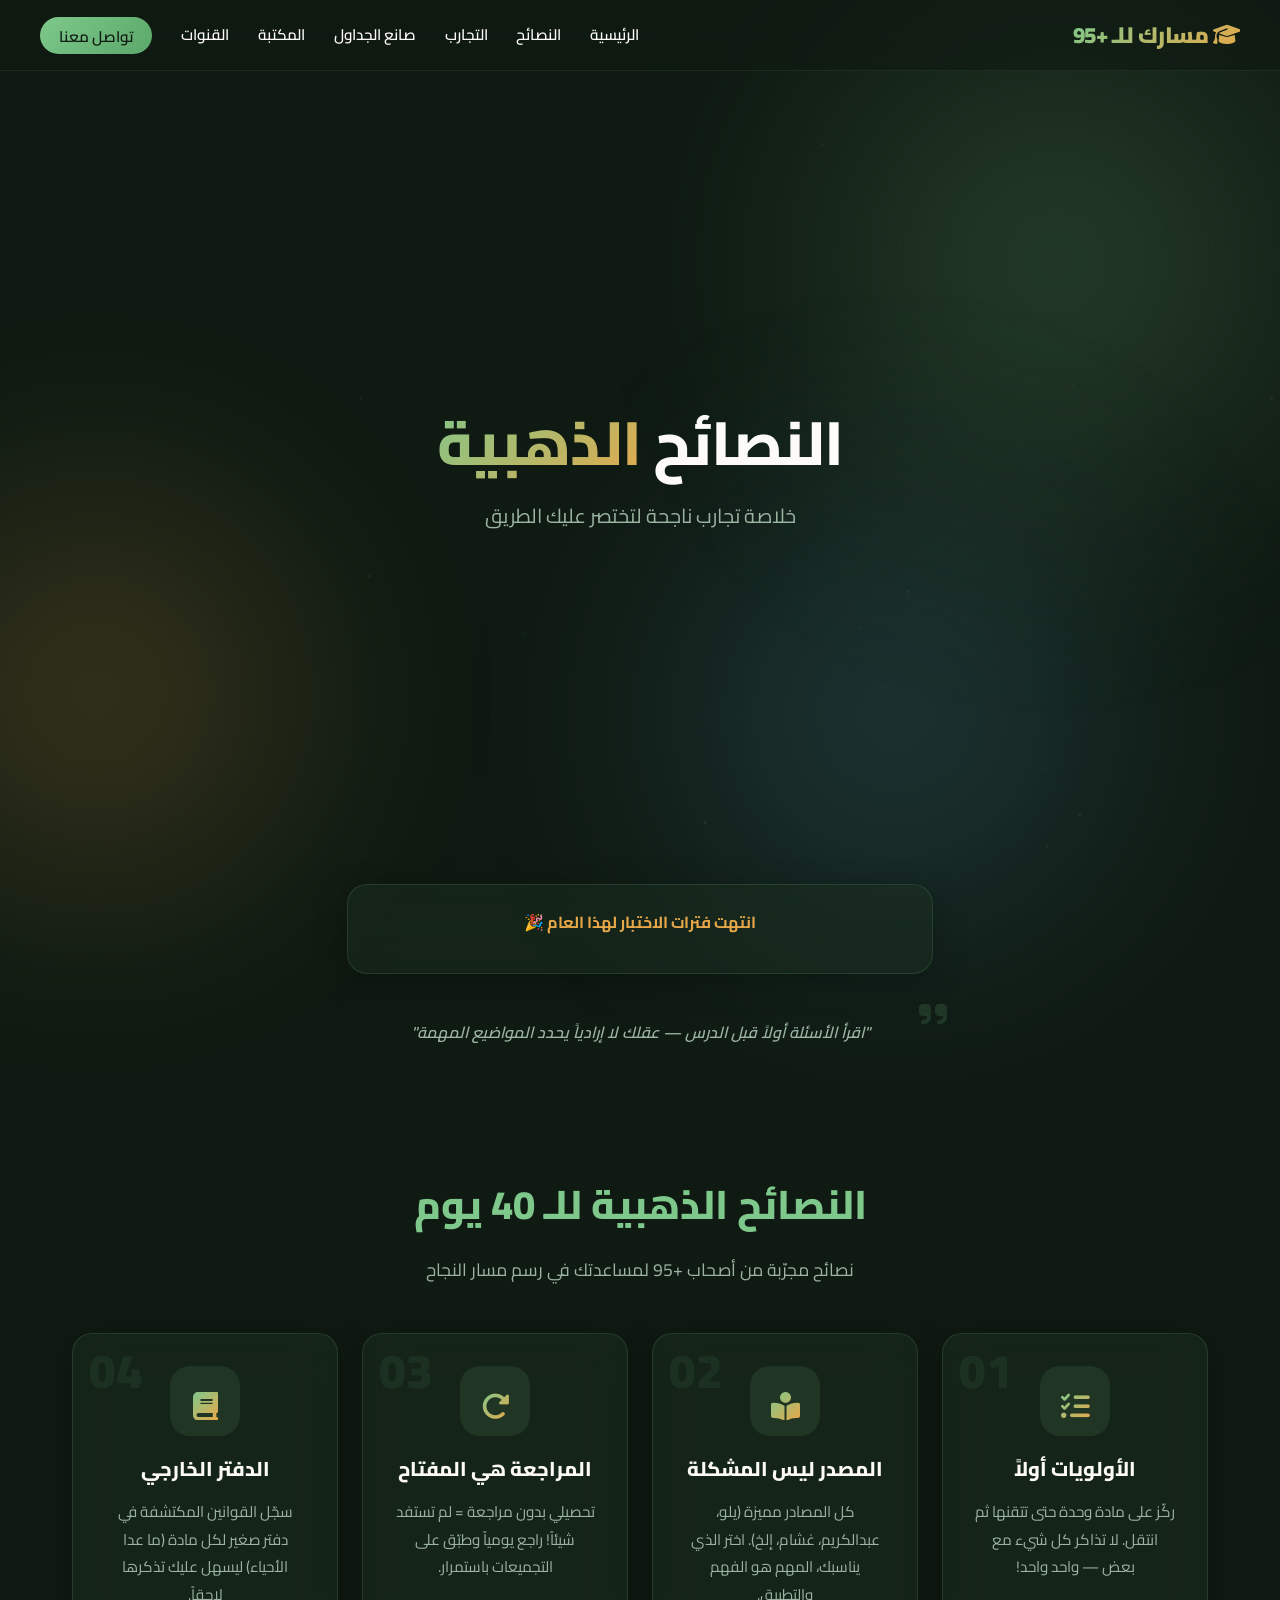
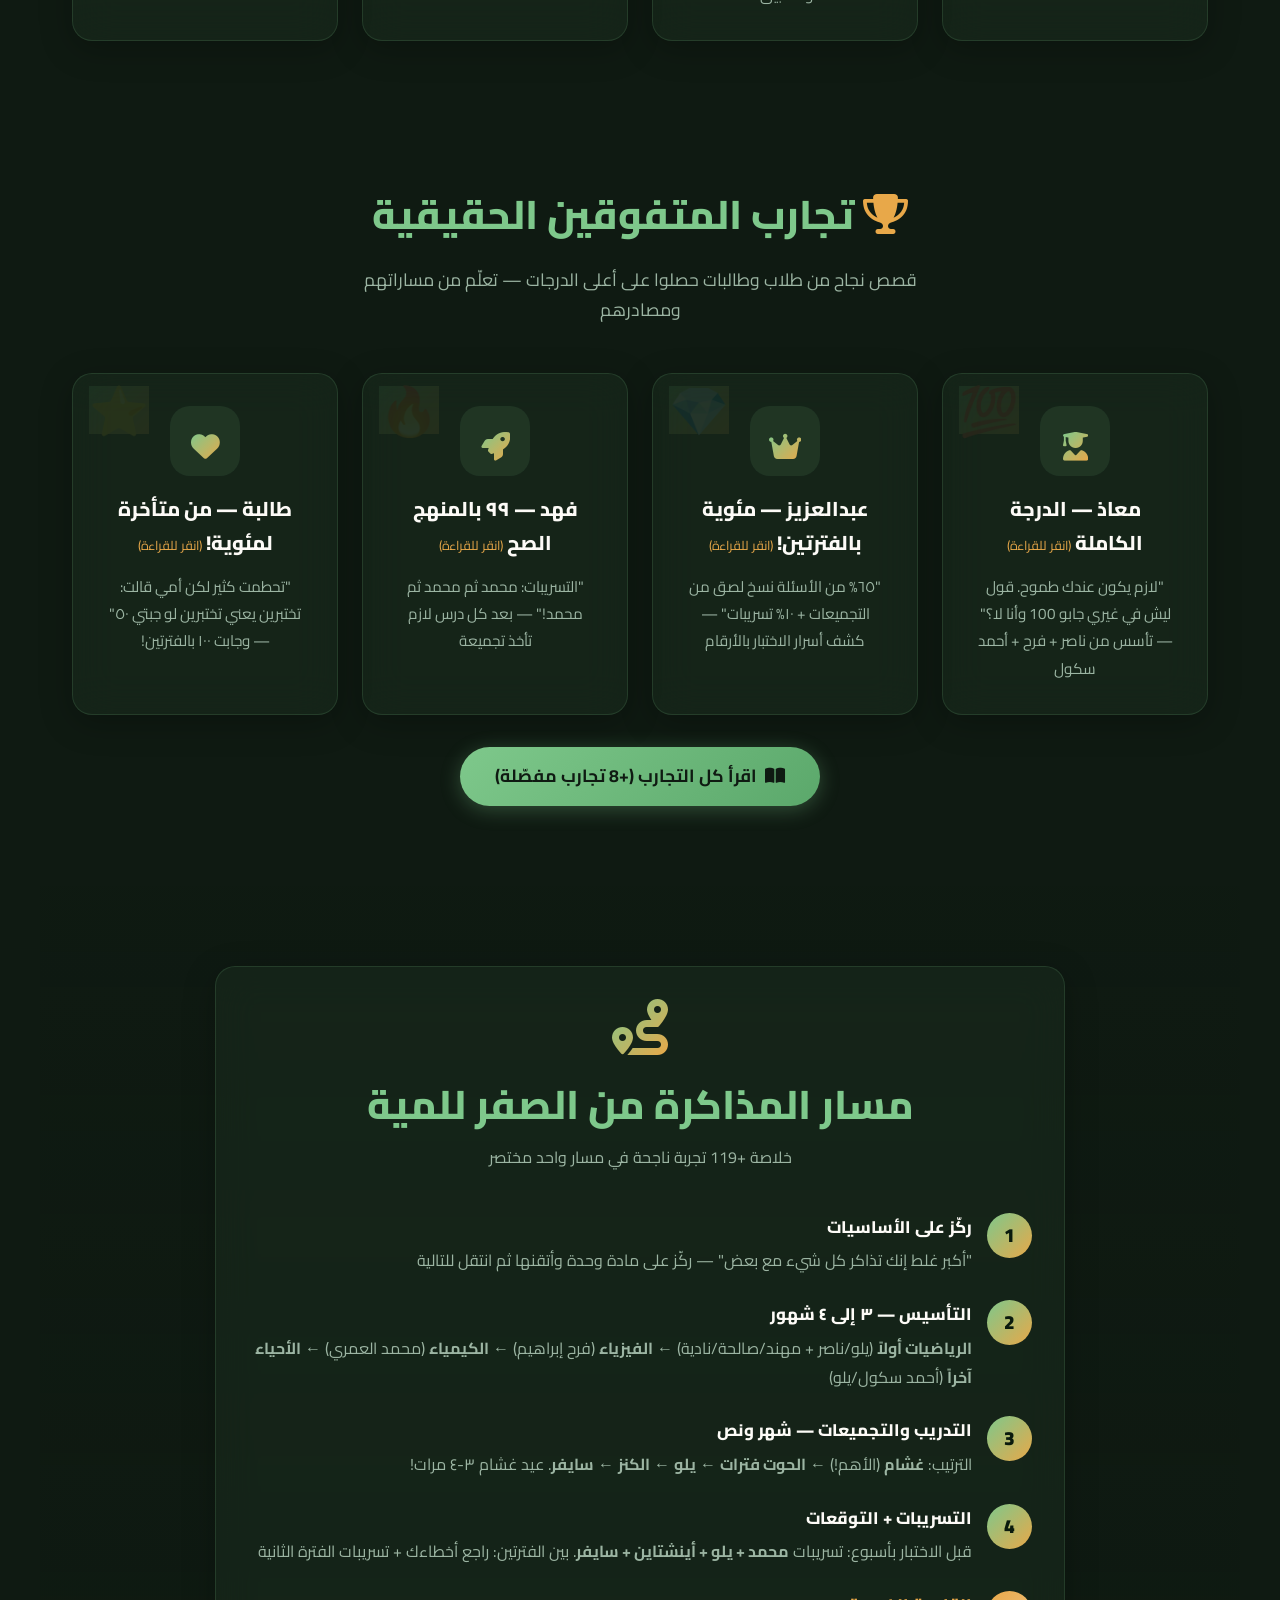
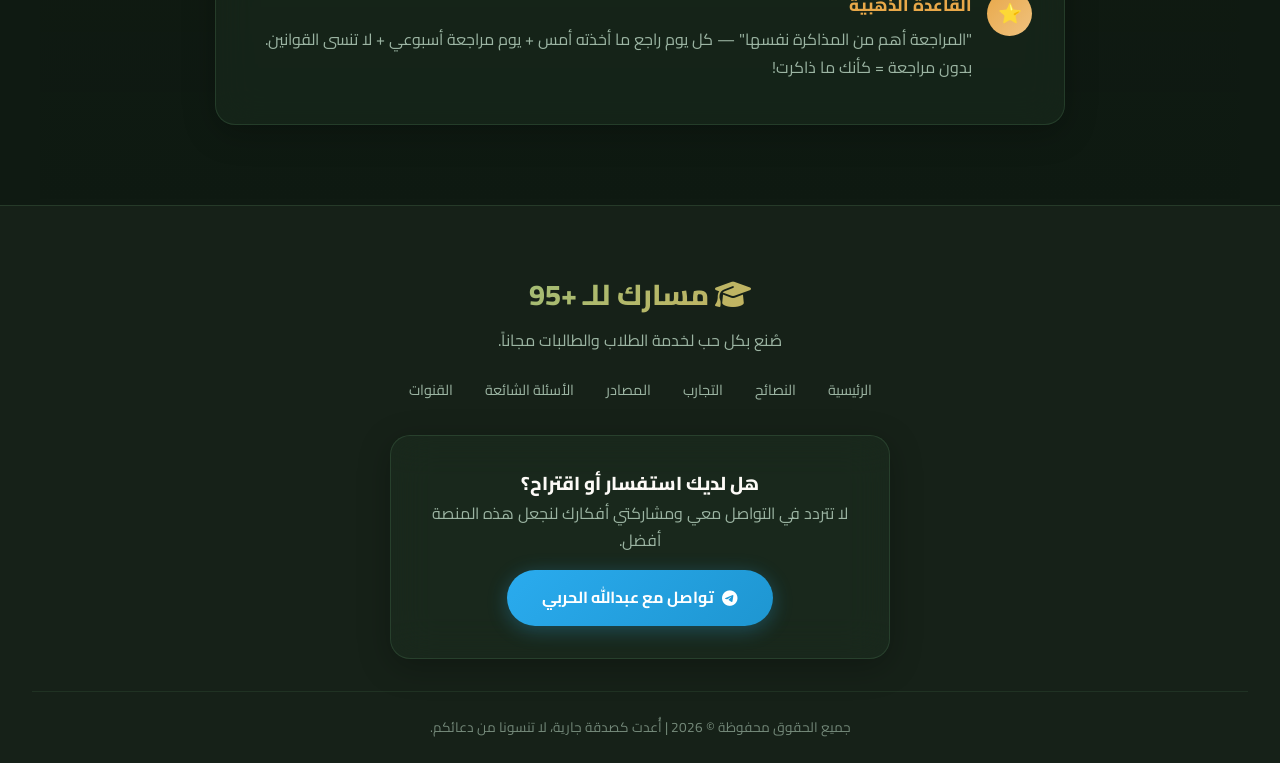
<file: tips.html>
<!DOCTYPE html>
<html lang="ar" dir="rtl">
<head>
    <meta charset="UTF-8">
    <meta name="viewport" content="width=device-width, initial-scale=1.0">
    <title>مسارك للـ +95 | منصة التحصيلي الشاملة</title>
    <meta name="description" content="دليلك الشامل للتحصيلي: خطط مذاكرة ذكية، نصائح ذهبية من أصحاب الخبرة، تجارب المتفوقين. مجاني بالكامل!">
    <!-- Google Fonts: Cairo -->
    <link rel="preconnect" href="https://fonts.googleapis.com">
    <link rel="preconnect" href="https://fonts.gstatic.com" crossorigin>
    <link href="https://fonts.googleapis.com/css2?family=Cairo:wght@400;600;700;800;900&display=swap" rel="stylesheet">
    <!-- Font Awesome -->
    <link rel="stylesheet" href="https://cdnjs.cloudflare.com/ajax/libs/font-awesome/6.5.0/css/all.min.css">
    <!-- Custom CSS -->
    <link rel="stylesheet" href="style.css?v=17">
</head>
<body>
    <!-- Particles Background -->
    <canvas id="particles-canvas"></canvas>

    <!-- Organic Blobs -->
    <div class="organic-blob blob-1"></div>
    <div class="organic-blob blob-2"></div>
    <div class="organic-blob blob-3"></div>

    <!-- Mobile Overlay -->
    <div class="mobile-overlay" id="mobile-overlay"></div>

    <!-- Navbar -->
    <nav class="navbar" id="navbar">
        <div class="nav-container">
            <h1 class="logo"><i class="fa-solid fa-graduation-cap"></i> مسارك للـ +95</h1>
            <ul class="nav-links" id="nav-links">
                <li><a href="index.html">الرئيسية</a></li>
                <li><a href="tips.html">النصائح</a></li>
                <li><a href="#experiences-preview">التجارب</a></li>
                <li><a href="schedule.html">صانع الجداول</a></li>
                <li><a href="library.html">المكتبة</a></li>
                <li><a href="library.html#channels">القنوات</a></li>
                <li><a href="#contact" class="btn-primary-small">تواصل معنا</a></li>
            </ul>
            <button class="hamburger" id="hamburger" aria-label="القائمة">
                <span></span>
                <span></span>
                <span></span>
            </button>
        </div>
    </nav>

    <!-- Hero Section -->
    <header id="hero" class="hero-section">
        <div class="hero-content fade-in">
            <h2 class="hero-title">النصائح <span class="highlight">الذهبية</span></h2>
            <p class="hero-subtitle">خلاصة تجارب ناجحة لتختصر عليك الطريق</p>
            
            

            </div>
        </div>
    </header>

    <!-- Exam Countdown -->
    <section class="countdown-section fade-in">
        <div id="exam-countdown" class="countdown-container glass-card"></div>
    </section>

    <!-- Daily Motivational Quote -->
    <section class="quote-section fade-in">
        <div class="quote-container">
            <i class="fa-solid fa-quote-right quote-icon"></i>
            <p id="daily-quote" class="daily-quote-text">جاري التحميل...</p>
        </div>
    </section>

    <!-- Tips & Plan Section -->
    <section id="tips" class="tips-section">
        <h2 class="section-title fade-in">النصائح الذهبية للـ 40 يوم</h2>
        <p class="section-subtitle fade-in">نصائح مجرّبة من أصحاب +95 لمساعدتك في رسم مسار النجاح</p>
        <div class="tips-grid">
            <div class="tip-card glass-card fade-in">
                <span class="tip-number">01</span>
                <div class="icon-box"><i class="fa-solid fa-list-check"></i></div>
                <h3>الأولويات أولاً</h3>
                <p>ركّز على مادة وحدة حتى تتقنها ثم انتقل. لا تذاكر كل شيء مع بعض — واحد واحد!</p>
            </div>
            <div class="tip-card glass-card fade-in">
                <span class="tip-number">02</span>
                <div class="icon-box"><i class="fa-solid fa-book-open-reader"></i></div>
                <h3>المصدر ليس المشكلة</h3>
                <p>كل المصادر مميزة (يلو، عبدالكريم، غشام، إلخ). اختر الذي يناسبك، المهم هو الفهم والتطبيق.</p>
            </div>
            <div class="tip-card glass-card fade-in">
                <span class="tip-number">03</span>
                <div class="icon-box"><i class="fa-solid fa-rotate-right"></i></div>
                <h3>المراجعة هي المفتاح</h3>
                <p>تحصيلي بدون مراجعة = لم تستفد شيئاً! راجع يومياً وطبّق على التجميعات باستمرار.</p>
            </div>
            <div class="tip-card glass-card fade-in">
                <span class="tip-number">04</span>
                <div class="icon-box"><i class="fa-solid fa-book"></i></div>
                <h3>الدفتر الخارجي</h3>
                <p>سجّل القوانين المكتشفة في دفتر صغير لكل مادة (ما عدا الأحياء) ليسهل عليك تذكرها لاحقاً.</p>
            </div>
        </div>
    </section>

    <!-- Experiences Preview Section -->
    <section id="experiences-preview" class="tips-section" style="padding-top: 60px;">
        <h2 class="section-title fade-in"><i class="fa-solid fa-trophy" style="color:var(--accent-secondary)"></i> تجارب المتفوقين الحقيقية</h2>
        <p class="section-subtitle fade-in">قصص نجاح من طلاب وطالبات حصلوا على أعلى الدرجات — تعلّم من مساراتهم ومصادرهم</p>
        <div class="tips-grid">
            <div class="tip-card glass-card fade-in" style="cursor:pointer" onclick="window.location='experiences.html'">
                <span class="tip-number" style="background:var(--accent-gradient); color:#0a1a0d;">💯</span>
                <div class="icon-box"><i class="fa-solid fa-user-graduate"></i></div>
                <h3>معاذ — الدرجة الكاملة <span style="font-size:0.8rem; color:var(--accent-secondary); font-weight:normal;">(انقر للقراءة)</span></h3>
                <p>"لازم يكون عندك طموح. قول ليش في غيري جابو 100 وأنا لا؟" — تأسس من ناصر + فرح + أحمد سكول</p>
            </div>
            <div class="tip-card glass-card fade-in" style="cursor:pointer" onclick="window.location='experiences.html'">
                <span class="tip-number" style="background:var(--accent-gradient); color:#0a1a0d;">💎</span>
                <div class="icon-box"><i class="fa-solid fa-crown"></i></div>
                <h3>عبدالعزيز — مئوية بالفترتين! <span style="font-size:0.8rem; color:var(--accent-secondary); font-weight:normal;">(انقر للقراءة)</span></h3>
                <p>"٦٥% من الأسئلة نسخ لصق من التجميعات + ١٠% تسريبات" — كشف أسرار الاختبار بالأرقام</p>
            </div>
            <div class="tip-card glass-card fade-in" style="cursor:pointer" onclick="window.location='experiences.html'">
                <span class="tip-number" style="background:var(--accent-gradient); color:#0a1a0d;">🔥</span>
                <div class="icon-box"><i class="fa-solid fa-rocket"></i></div>
                <h3>فهد — ٩٩ بالمنهج الصح <span style="font-size:0.8rem; color:var(--accent-secondary); font-weight:normal;">(انقر للقراءة)</span></h3>
                <p>"التسريبات: محمد ثم محمد ثم محمد!" — بعد كل درس لازم تأخذ تجميعة</p>
            </div>
            <div class="tip-card glass-card fade-in" style="cursor:pointer" onclick="window.location='experiences.html'">
                <span class="tip-number" style="background:var(--accent-gradient); color:#0a1a0d;">⭐</span>
                <div class="icon-box"><i class="fa-solid fa-heart"></i></div>
                <h3>طالبة — من متأخرة لمئوية! <span style="font-size:0.8rem; color:var(--accent-secondary); font-weight:normal;">(انقر للقراءة)</span></h3>
                <p>"تحطمت كثير لكن أمي قالت: تختبرين يعني تختبرين لو جبتي ٥٠" — وجابت ١٠٠ بالفترتين!</p>
            </div>
        </div>
        <div style="text-align:center; margin-top:2rem;">
            <a href="experiences.html" class="btn-primary" style="display:inline-flex; gap:8px; font-size:1.1rem;">
                <i class="fa-solid fa-book-open"></i> اقرأ كل التجارب (+8 تجارب مفصّلة)
            </a>
        </div>
    </section>

    <!-- Study Path Section -->
    <section id="study-path" class="ai-section" style="background: linear-gradient(180deg, rgba(15,26,18,0.3) 0%, transparent 100%);">
        <div class="ai-container glass-card fade-in" style="max-width: 850px;">
            <div class="ai-header">
                <i class="fa-solid fa-route ai-icon"></i>
                <h2 class="section-title" style="margin-bottom: 5px;">مسار المذاكرة من الصفر للمية</h2>
                <p style="color:var(--text-secondary)">خلاصة +119 تجربة ناجحة في مسار واحد مختصر</p>
            </div>
            <div style="text-align:right; padding: 10px 0;">
                <div style="display:flex; align-items:flex-start; gap:15px; margin-bottom:25px;" class="fade-in">
                    <div style="width:45px;height:45px;border-radius:50%;background:var(--accent-gradient);display:flex;align-items:center;justify-content:center;flex-shrink:0;font-weight:900;color:#0a1a0d;font-size:1.2rem;">1</div>
                    <div>
                        <h3 style="color:var(--text-primary);margin:0 0 5px;font-size:1.05rem;">ركّز على الأساسيات</h3>
                        <p style="color:var(--text-secondary);margin:0;line-height:1.8;">"أكبر غلط إنك تذاكر كل شيء مع بعض" — ركّز على مادة وحدة وأتقنها ثم انتقل للتالية</p>
                    </div>
                </div>
                <div style="display:flex; align-items:flex-start; gap:15px; margin-bottom:25px;" class="fade-in">
                    <div style="width:45px;height:45px;border-radius:50%;background:var(--accent-gradient);display:flex;align-items:center;justify-content:center;flex-shrink:0;font-weight:900;color:#0a1a0d;font-size:1.2rem;">2</div>
                    <div>
                        <h3 style="color:var(--text-primary);margin:0 0 5px;font-size:1.05rem;">التأسيس — ٣ إلى ٤ شهور</h3>
                        <p style="color:var(--text-secondary);margin:0;line-height:1.8;"><strong>الرياضيات أولاً</strong> (يلو/ناصر + مهند/صالحة/نادية) ← <strong>الفيزياء</strong> (فرح إبراهيم) ← <strong>الكيمياء</strong> (محمد العمري) ← <strong>الأحياء آخراً</strong> (أحمد سكول/يلو)</p>
                    </div>
                </div>
                <div style="display:flex; align-items:flex-start; gap:15px; margin-bottom:25px;" class="fade-in">
                    <div style="width:45px;height:45px;border-radius:50%;background:var(--accent-gradient);display:flex;align-items:center;justify-content:center;flex-shrink:0;font-weight:900;color:#0a1a0d;font-size:1.2rem;">3</div>
                    <div>
                        <h3 style="color:var(--text-primary);margin:0 0 5px;font-size:1.05rem;">التدريب والتجميعات — شهر ونص</h3>
                        <p style="color:var(--text-secondary);margin:0;line-height:1.8;">الترتيب: <strong>غشام</strong> (الأهم!) ← <strong>الحوت فترات</strong> ← <strong>يلو</strong> ← <strong>الكنز</strong> ← <strong>سايفر</strong>. عيد غشام ٣-٤ مرات!</p>
                    </div>
                </div>
                <div style="display:flex; align-items:flex-start; gap:15px; margin-bottom:25px;" class="fade-in">
                    <div style="width:45px;height:45px;border-radius:50%;background:var(--accent-gradient);display:flex;align-items:center;justify-content:center;flex-shrink:0;font-weight:900;color:#0a1a0d;font-size:1.2rem;">4</div>
                    <div>
                        <h3 style="color:var(--text-primary);margin:0 0 5px;font-size:1.05rem;">التسريبات + التوقعات</h3>
                        <p style="color:var(--text-secondary);margin:0;line-height:1.8;">قبل الاختبار بأسبوع: تسريبات <strong>محمد + يلو + أينشتاين + سايفر</strong>. بين الفترتين: راجع أخطاءك + تسريبات الفترة الثانية</p>
                    </div>
                </div>
                <div style="display:flex; align-items:flex-start; gap:15px;" class="fade-in">
                    <div style="width:45px;height:45px;border-radius:50%;background:linear-gradient(135deg,#e8a849,#f0c27f);display:flex;align-items:center;justify-content:center;flex-shrink:0;font-weight:900;color:#0a1a0d;font-size:1.2rem;">⭐</div>
                    <div>
                        <h3 style="color:var(--accent-secondary);margin:0 0 5px;font-size:1.05rem;">القاعدة الذهبية</h3>
                        <p style="color:var(--text-secondary);margin:0;line-height:1.8;">"المراجعة أهم من المذاكرة نفسها" — كل يوم راجع ما أخذته أمس + يوم مراجعة أسبوعي + لا تنسى القوانين. بدون مراجعة = كأنك ما ذاكرت!</p>
                    </div>
                </div>
            </div>
        </div>
    </section>

    <!-- Footer & Contact -->
    <footer id="contact" class="footer">
        <div class="footer-content">
            <h2 class="footer-logo"><i class="fa-solid fa-graduation-cap"></i> مسارك للـ +95</h2>
            <p style="color:var(--text-secondary)">صُنع بكل حب لخدمة الطلاب والطالبات مجاناً.</p>
            <div class="footer-links">
                <a href="index.html">الرئيسية</a>
                <a href="tips.html">النصائح</a>
                <a href="experiences.html">التجارب</a>
                <a href="sources.html">المصادر</a>
                <a href="faq.html">الأسئلة الشائعة</a>
                <a href="library.html#channels">القنوات</a>
            </div>
            <div class="contact-box glass-card fade-in">
                <h3>هل لديك استفسار أو اقتراح؟</h3>
                <p style="color:var(--text-secondary)">لا تتردد في التواصل معي ومشاركتي أفكارك لنجعل هذه المنصة أفضل.</p>
                <a href="https://t.me/aaoove" target="_blank" class="btn-telegram">
                    <i class="fa-brands fa-telegram"></i> تواصل مع عبدالله الحربي
                </a>
            </div>
        </div>
        <div class="footer-bottom">
            <p>جميع الحقوق محفوظة &copy; 2026 | أُعدت كصدقة جارية، لا تنسونا من دعائكم.</p>
        </div>
    </footer>

    <!-- Back to Top Button -->
    <button class="back-to-top" id="back-to-top" aria-label="العودة للأعلى">
        <i class="fa-solid fa-arrow-up"></i>
    </button>

    <!-- Scripts -->
    <script src="script.js?v=18"></script>
</body>
</html>
</file>
<file: style.css>
:root {
    /* PREMIUM DARK NATURE THEME */
    --bg-color: #0F1A12;
    --bg-secondary: #162118;
    --text-primary: #FDFBF7;
    --text-secondary: #9CB5A3;
    --accent-primary: #7EC88B;
    --accent-secondary: #E8A849;
    --accent-tertiary: #5BA8C8;
    --accent-gradient: linear-gradient(135deg, #7EC88B 0%, #E8A849 100%);
    --accent-glow: rgba(126, 200, 139, 0.3);

    --card-bg: rgba(30, 50, 35, 0.45);
    --card-border: rgba(126, 200, 139, 0.15);
    --card-hover: rgba(45, 75, 50, 0.55);

    --btn-primary-bg: linear-gradient(135deg, #7EC88B, #5BA86B);
    --btn-primary-text: #0F1A12;
    --btn-primary-hover: linear-gradient(135deg, #E8A849, #D4923A);

    --shadow-soft: 0 8px 32px rgba(0, 0, 0, 0.25);
    --shadow-glow: 0 0 30px rgba(126, 200, 139, 0.15);
}

* {
    margin: 0;
    padding: 0;
    box-sizing: border-box;
    font-family: 'Cairo', sans-serif;
}

html {
    scroll-behavior: smooth;
    scrollbar-width: none; /* Firefox */
}
html::-webkit-scrollbar { display: none; } /* Chrome/Safari */

body {
    background-color: var(--bg-color);
    color: var(--text-primary);
    overflow-x: hidden;
    position: relative;
    line-height: 1.7;
}

/* ══════════ Organic Background Blobs ══════════ */
.organic-blob {
    position: fixed;
    filter: blur(100px);
    z-index: -1;
    opacity: 0.25;
    pointer-events: none;
}
.blob-1 {
    top: -10%; right: -10%; width: 55vw; height: 55vw;
    background: radial-gradient(circle, #7EC88B, transparent 70%);
    border-radius: 40% 60% 70% 30% / 40% 50% 60% 50%;
    animation: morph 14s ease-in-out infinite;
}
.blob-2 {
    top: 45%; left: -15%; width: 45vw; height: 45vw;
    background: radial-gradient(circle, #E8A849, transparent 70%);
    border-radius: 60% 40% 30% 70% / 60% 30% 70% 40%;
    animation: morph 18s ease-in-out infinite alternate;
}
.blob-3 {
    bottom: -15%; right: 5%; width: 50vw; height: 50vw;
    background: radial-gradient(circle, #5BA8C8, transparent 70%);
    border-radius: 30% 70% 50% 50% / 50% 40% 60% 50%;
    animation: morph 12s ease-in-out infinite alternate-reverse;
}

@keyframes morph {
    0% { border-radius: 40% 60% 70% 30% / 40% 50% 60% 50%; transform: rotate(0deg); }
    50% { border-radius: 60% 40% 50% 50% / 50% 60% 40% 60%; transform: rotate(5deg); }
    100% { border-radius: 40% 60% 70% 30% / 40% 50% 60% 50%; transform: rotate(0deg); }
}

/* ══════════ Particles Canvas ══════════ */
#particles-canvas {
    position: fixed;
    top: 0;
    left: 0;
    width: 100%;
    height: 100%;
    z-index: -1;
    pointer-events: none;
}

/* ══════════ Typography ══════════ */
h1, h2, h3 { font-weight: 800; }
a { text-decoration: none; color: inherit; }

/* ══════════ Navbar ══════════ */
.navbar {
    display: flex;
    justify-content: center;
    padding: 1rem 2rem;
    position: fixed;
    top: 0; width: 100%;
    background: rgba(15, 26, 18, 0.6);
    backdrop-filter: blur(20px);
    -webkit-backdrop-filter: blur(20px);
    border-bottom: 1px solid rgba(126, 200, 139, 0.1);
    z-index: 1000;
    transition: all 0.4s ease;
}
.navbar.scrolled {
    background: rgba(15, 26, 18, 0.92);
    padding: 0.7rem 2rem;
    box-shadow: 0 4px 30px rgba(0, 0, 0, 0.3);
}
.nav-container {
    display: flex;
    justify-content: space-between;
    align-items: center;
    width: 100%;
    max-width: 1200px;
}
.logo {
    font-size: 1.4rem;
    background: var(--accent-gradient);
    -webkit-background-clip: text;
    -webkit-text-fill-color: transparent;
    background-clip: text;
    font-weight: 900;
    letter-spacing: -0.5px;
}
.nav-links {
    list-style: none;
    display: flex;
    gap: 1.8rem;
    align-items: center;
}
.nav-links li a {
    font-weight: 600;
    font-size: 0.95rem;
    position: relative;
    padding-bottom: 4px;
    transition: color 0.3s ease;
}
.nav-links li a::after {
    content: '';
    position: absolute;
    bottom: 0;
    right: 0;
    width: 0;
    height: 2px;
    background: var(--accent-gradient);
    border-radius: 2px;
    transition: width 0.3s ease;
}
.nav-links li a:hover {
    color: var(--accent-primary);
}
.nav-links li a:hover::after {
    width: 100%;
}

/* ── Hamburger Menu ── */
.hamburger {
    display: none;
    flex-direction: column;
    gap: 5px;
    cursor: pointer;
    padding: 8px;
    z-index: 1001;
    background: none;
    border: none;
}
.hamburger span {
    width: 28px;
    height: 3px;
    background: var(--accent-primary);
    border-radius: 3px;
    transition: all 0.4s cubic-bezier(0.68, -0.55, 0.265, 1.55);
    transform-origin: center;
}
.hamburger.active span:nth-child(1) {
    transform: translateY(8px) rotate(45deg);
}
.hamburger.active span:nth-child(2) {
    opacity: 0;
    transform: scaleX(0);
}
.hamburger.active span:nth-child(3) {
    transform: translateY(-8px) rotate(-45deg);
}

.btn-primary-small {
    display: inline-block;
    padding: 0.45rem 1.2rem;
    border-radius: 50px;
    font-weight: 700;
    background: var(--btn-primary-bg);
    color: var(--btn-primary-text);
    border: none;
    cursor: pointer;
    font-size: 0.9rem;
    transition: all 0.3s ease;
}
.btn-primary-small:hover {
    background: var(--btn-primary-hover);
    color: #fff;
    transform: scale(1.05);
}

/* ══════════ Glass Cards ══════════ */
.glass-card {
    background: var(--card-bg);
    backdrop-filter: blur(20px);
    -webkit-backdrop-filter: blur(20px);
    border: 1px solid var(--card-border);
    border-radius: 20px;
    padding: 2rem;
    box-shadow: var(--shadow-soft);
    transition: transform 0.4s cubic-bezier(0.175, 0.885, 0.32, 1.275),
                box-shadow 0.4s ease,
                border-color 0.4s ease;
}
.glass-card:hover {
    transform: translateY(-8px);
    box-shadow: var(--shadow-glow), var(--shadow-soft);
    border-color: rgba(126, 200, 139, 0.35);
}

/* ══════════ Buttons ══════════ */
.btn-primary, .btn-secondary, .btn-telegram {
    display: inline-flex;
    align-items: center;
    justify-content: center;
    gap: 0.5rem;
    padding: 0.9rem 2.2rem;
    border-radius: 50px;
    font-weight: 700;
    text-align: center;
    cursor: pointer;
    border: none;
    font-size: 1rem;
    transition: all 0.4s cubic-bezier(0.175, 0.885, 0.32, 1.275);
    position: relative;
    overflow: hidden;
}
.btn-primary {
    background: var(--btn-primary-bg);
    color: var(--btn-primary-text);
    box-shadow: 0 4px 20px rgba(126, 200, 139, 0.3);
}
.btn-primary::before {
    content: '';
    position: absolute;
    top: 0; left: -100%;
    width: 100%; height: 100%;
    background: linear-gradient(90deg, transparent, rgba(255,255,255,0.2), transparent);
    transition: left 0.6s ease;
}
.btn-primary:hover::before {
    left: 100%;
}
.btn-primary:hover {
    transform: translateY(-3px) scale(1.03);
    box-shadow: 0 8px 30px rgba(126, 200, 139, 0.4);
}
.btn-secondary {
    background: transparent;
    color: var(--text-primary);
    border: 2px solid var(--accent-primary);
    box-shadow: 0 0 0 0 rgba(126, 200, 139, 0);
}
.btn-secondary:hover {
    background: rgba(126, 200, 139, 0.1);
    color: var(--accent-primary);
    box-shadow: 0 0 20px rgba(126, 200, 139, 0.15);
    transform: translateY(-3px);
}
.btn-telegram {
    background: linear-gradient(135deg, #2AABEE, #1E96D1);
    color: #fff;
    margin-top: 1rem;
    box-shadow: 0 4px 20px rgba(42, 171, 238, 0.3);
}
.btn-telegram:hover {
    transform: translateY(-3px) scale(1.03);
    box-shadow: 0 8px 30px rgba(42, 171, 238, 0.4);
}

/* ══════════ Responsive Utilities ══════════ */
.w-100 { width: 100%; }
.text-center { text-align: center; }
.hidden { display: none !important; }

/* ══════════ Hero Section ══════════ */
.hero-section {
    min-height: 100vh;
    display: flex;
    align-items: center;
    justify-content: center;
    text-align: center;
    padding: 0 2rem;
    padding-top: 5rem;
    position: relative;
}
.hero-content {
    max-width: 850px;
    z-index: 10;
}
.hero-title {
    font-size: 3.8rem;
    margin-bottom: 1.2rem;
    line-height: 1.2;
    letter-spacing: -1px;
}
.highlight {
    background: var(--accent-gradient);
    -webkit-background-clip: text;
    -webkit-text-fill-color: transparent;
    background-clip: text;
}
.hero-subtitle {
    font-size: 1.25rem;
    color: var(--text-secondary);
    margin-bottom: 2.5rem;
    max-width: 600px;
    margin-left: auto;
    margin-right: auto;
}

/* ── Typing Cursor ── */
.typing-cursor {
    display: inline-block;
    width: 3px;
    height: 1em;
    background: var(--accent-primary);
    margin-right: 4px;
    animation: blink 1s step-end infinite;
    vertical-align: middle;
}
@keyframes blink {
    50% { opacity: 0; }
}

/* ── Free Notice ── */
.free-notice {
    margin-bottom: 2.5rem;
    border-right: 4px solid var(--accent-secondary);
    border-radius: 20px;
    position: relative;
    overflow: hidden;
}
.free-notice::before {
    content: '';
    position: absolute;
    top: 0; right: 0;
    width: 4px; height: 100%;
    background: linear-gradient(180deg, var(--accent-secondary), var(--accent-primary));
}
.pulse-icon {
    font-size: 2.2rem;
    color: var(--accent-secondary);
    margin-bottom: 0.5rem;
    animation: pulse 2s ease-in-out infinite;
}
@keyframes pulse {
    0%, 100% { transform: scale(1); }
    50% { transform: scale(1.25); }
}

.hero-buttons {
    display: flex;
    gap: 1.2rem;
    justify-content: center;
    flex-wrap: wrap;
}

/* ══════════ Sections Modal ══════════ */
.modal-overlay {
    position: fixed;
    top: 0; left: 0; width: 100%; height: 100%;
    background: rgba(15, 26, 18, 0.85);
    backdrop-filter: blur(15px);
    -webkit-backdrop-filter: blur(15px);
    z-index: 9999;
    display: flex;
    align-items: center;
    justify-content: center;
    opacity: 1;
    visibility: visible;
    transition: all 0.4s ease;
    padding: 1rem;
}
.modal-overlay.hidden {
    opacity: 0;
    visibility: hidden;
    pointer-events: none;
}
.modal-content {
    background: var(--bg-secondary);
    width: 100%;
    max-width: 650px;
    padding: 2.5rem;
    position: relative;
    border-radius: 24px;
    box-shadow: 0 20px 50px rgba(0,0,0,0.5);
    transform: translateY(0) scale(1);
    transition: all 0.4s cubic-bezier(0.175, 0.885, 0.32, 1.275);
}
.modal-overlay.hidden .modal-content {
    transform: translateY(30px) scale(0.95);
}
.close-modal {
    position: absolute;
    top: 20px;
    left: 20px;
    background: rgba(255,255,255,0.1);
    border: none;
    color: var(--text-primary);
    width: 40px; height: 40px;
    border-radius: 50%;
    cursor: pointer;
    font-size: 1.2rem;
    transition: all 0.3s ease;
    display: flex; align-items: center; justify-content: center;
}
.close-modal:hover {
    background: rgba(255,255,255,0.2);
    transform: rotate(90deg);
}
.modal-title {
    text-align: center;
    margin-bottom: 2rem;
    font-size: 1.8rem;
    color: var(--accent-primary);
}
.sections-grid {
    display: grid;
    grid-template-columns: repeat(2, 1fr);
    gap: 1rem;
}
.sec-card {
    display: flex;
    align-items: center;
    gap: 1.2rem;
    padding: 1.2rem;
    background: rgba(126, 200, 139, 0.05);
    border: 1px solid rgba(126, 200, 139, 0.15);
    border-radius: 16px;
    color: var(--text-primary);
    text-decoration: none;
    transition: all 0.3s ease;
}
.sec-card i {
    font-size: 1.6rem;
    color: var(--accent-secondary);
    min-width: 35px;
    text-align: center;
    transition: all 0.3s ease;
}
.sec-content {
    display: flex;
    flex-direction: column;
}
.sec-title {
    font-weight: 800;
    font-size: 1.1rem;
    color: var(--accent-primary);
    transition: color 0.3s ease;
}
.sec-desc {
    font-size: 0.82rem;
    color: var(--text-secondary);
    margin-top: 0.2rem;
    line-height: 1.4;
    transition: color 0.3s ease;
}
.sec-card:hover {
    background: var(--accent-gradient);
    transform: translateY(-4px);
    box-shadow: 0 10px 25px rgba(126, 200, 139, 0.2);
    border-color: transparent;
}
.sec-card:hover i,
.sec-card:hover .sec-title,
.sec-card:hover .sec-desc {
    color: var(--bg-color);
}
@media (max-width: 600px) {
    .sections-grid { grid-template-columns: 1fr; }
    .modal-content { padding: 2rem 1.5rem; }
}

/* ══════════ Stats Section ══════════ */
.stats-section {
    padding: 3rem 2rem;
    max-width: 1000px;
    margin: -2rem auto 0;
    position: relative;
    z-index: 10;
}
.stats-grid {
    display: grid;
    grid-template-columns: repeat(3, 1fr);
    gap: 1.5rem;
}
.stat-card {
    text-align: center;
    padding: 2rem 1rem;
    border-radius: 20px;
    background: var(--card-bg);
    backdrop-filter: blur(16px);
    border: 1px solid var(--card-border);
    transition: all 0.4s ease;
}
.stat-card:hover {
    transform: translateY(-5px);
    border-color: rgba(126, 200, 139, 0.4);
    box-shadow: var(--shadow-glow);
}
.stat-icon {
    font-size: 2rem;
    margin-bottom: 0.8rem;
    display: block;
}
.stat-icon.green { color: var(--accent-primary); }
.stat-icon.gold { color: var(--accent-secondary); }
.stat-icon.blue { color: var(--accent-tertiary); }

.stat-number {
    font-size: 2.8rem;
    font-weight: 900;
    background: var(--accent-gradient);
    -webkit-background-clip: text;
    -webkit-text-fill-color: transparent;
    background-clip: text;
    display: block;
    line-height: 1.2;
}
.stat-label {
    color: var(--text-secondary);
    font-size: 0.95rem;
    font-weight: 600;
    margin-top: 0.3rem;
}

/* ══════════ Section Titles ══════════ */
.section-title {
    text-align: center;
    font-size: 2.5rem;
    margin-bottom: 1rem;
    color: var(--accent-primary);
    position: relative;
}
.section-subtitle {
    text-align: center;
    color: var(--text-secondary);
    font-size: 1.1rem;
    margin-bottom: 3rem;
    max-width: 600px;
    margin-left: auto;
    margin-right: auto;
}

/* ══════════ Common Section Spacing ══════════ */
.tips-section, .ai-section, .channels-section {
    padding: 5rem 2rem;
    max-width: 1200px;
    margin: 0 auto;
    z-index: 10;
    position: relative;
}

/* ══════════ Tips Grid ══════════ */
.tips-grid {
    display: grid;
    grid-template-columns: repeat(auto-fit, minmax(260px, 1fr));
    gap: 1.5rem;
}
.tip-card {
    text-align: center;
    position: relative;
    overflow: hidden;
}
.tip-card::before {
    content: '';
    position: absolute;
    top: 0; left: 0;
    width: 100%; height: 100%;
    background: var(--accent-gradient);
    opacity: 0;
    transition: opacity 0.4s ease;
    border-radius: 20px;
    z-index: 0;
}
.tip-card:hover::before {
    opacity: 0.05;
}
.tip-number {
    position: absolute;
    top: 12px;
    left: 16px;
    font-size: 3rem;
    font-weight: 900;
    opacity: 0.08;
    color: var(--accent-primary);
    line-height: 1;
    z-index: 0;
}
.icon-box {
    font-size: 2.8rem;
    margin-bottom: 1rem;
    position: relative;
    z-index: 1;
    display: inline-block;
    width: 70px;
    height: 70px;
    line-height: 70px;
    border-radius: 20px;
    background: rgba(126, 200, 139, 0.1);
    transition: all 0.4s ease;
}
.icon-box i {
    background: var(--accent-gradient);
    -webkit-background-clip: text;
    -webkit-text-fill-color: transparent;
    background-clip: text;
    font-size: 1.8rem;
}
.tip-card:hover .icon-box {
    transform: scale(1.1) rotate(-5deg);
    background: rgba(126, 200, 139, 0.2);
    box-shadow: 0 0 25px rgba(126, 200, 139, 0.2);
}
.tip-card h3 {
    margin-bottom: 0.8rem;
    font-size: 1.25rem;
    position: relative;
    z-index: 1;
}
.tip-card p {
    color: var(--text-secondary);
    font-size: 0.95rem;
    position: relative;
    z-index: 1;
    line-height: 1.8;
}

/* ══════════ AI Section ══════════ */
.ai-container {
    max-width: 650px;
    margin: 0 auto;
}
.ai-header {
    text-align: center;
    margin-bottom: 2rem;
}
.ai-icon {
    font-size: 3.5rem;
    background: var(--accent-gradient);
    -webkit-background-clip: text;
    -webkit-text-fill-color: transparent;
    background-clip: text;
    margin-bottom: 1rem;
    display: inline-block;
    animation: float 3s ease-in-out infinite;
}
@keyframes float {
    0%, 100% { transform: translateY(0px); }
    50% { transform: translateY(-10px); }
}

.form-group {
    margin-bottom: 1.5rem;
    text-align: right;
}
.form-group label {
    display: block;
    margin-bottom: 0.5rem;
    font-weight: 600;
    color: var(--text-secondary);
    font-size: 0.95rem;
}
.input-wrapper {
    position: relative;
}
.input-wrapper i {
    position: absolute;
    right: 16px;
    top: 50%;
    transform: translateY(-50%);
    color: var(--accent-primary);
    opacity: 0.6;
    font-size: 1.1rem;
    pointer-events: none;
}
.form-group input, .form-group select {
    width: 100%;
    padding: 1rem 1rem 1rem 1rem;
    padding-right: 2.8rem;
    border-radius: 14px;
    border: 1.5px solid var(--card-border);
    background: rgba(15, 26, 18, 0.5);
    color: var(--text-primary);
    font-size: 1rem;
    outline: none;
    transition: all 0.3s ease;
}
.form-group input:focus, .form-group select:focus {
    border-color: var(--accent-primary);
    box-shadow: 0 0 20px rgba(126, 200, 139, 0.15);
}

/* ── Progress Bar ── */
.progress-bar-container {
    width: 100%;
    height: 6px;
    background: rgba(126, 200, 139, 0.1);
    border-radius: 10px;
    margin-top: 1rem;
    overflow: hidden;
}
.progress-bar-fill {
    height: 100%;
    width: 0%;
    background: var(--accent-gradient);
    border-radius: 10px;
    transition: width 0.3s ease;
}

/* ── Spinner ── */
.loading-state {
    text-align: center;
    padding: 2rem;
}
.spinner {
    width: 50px; height: 50px;
    border: 4px solid rgba(126, 200, 139, 0.15);
    border-top-color: var(--accent-primary);
    border-radius: 50%;
    animation: spin 0.8s linear infinite;
    margin: 0 auto 1rem auto;
}
@keyframes spin { 100% { transform: rotate(360deg); } }

/* ══════════ Countdown Timer ══════════ */
.countdown-section {
    max-width: 650px;
    margin: -1rem auto 0;
    padding: 0 2rem;
    position: relative;
    z-index: 10;
}
.countdown-container {
    text-align: center;
    padding: 1.5rem 2rem;
}
.countdown-label {
    display: block;
    font-weight: 700;
    color: var(--accent-secondary);
    margin-bottom: 0.8rem;
    font-size: 1rem;
}
.countdown-boxes {
    display: flex;
    align-items: center;
    justify-content: center;
    gap: 0.8rem;
}
.cd-box {
    text-align: center;
}
.cd-num {
    display: block;
    font-size: 2.2rem;
    font-weight: 900;
    background: var(--accent-gradient);
    -webkit-background-clip: text;
    -webkit-text-fill-color: transparent;
    background-clip: text;
    line-height: 1.2;
}
.cd-unit {
    font-size: 0.8rem;
    color: var(--text-secondary);
    font-weight: 600;
}
.cd-sep {
    font-size: 1.5rem;
    color: var(--accent-primary);
    font-weight: 800;
    opacity: 0.4;
}

/* ══════════ Daily Quote ══════════ */
.quote-section {
    max-width: 700px;
    margin: 1.5rem auto;
    padding: 0 2rem;
    position: relative;
    z-index: 10;
}
.quote-container {
    text-align: center;
    position: relative;
    padding: 1.2rem 2rem;
}
.quote-icon {
    font-size: 2rem;
    color: var(--accent-primary);
    opacity: 0.15;
    position: absolute;
    top: 0;
    right: 10px;
}
.daily-quote-text {
    color: var(--text-secondary);
    font-size: 1rem;
    font-style: italic;
    line-height: 1.9;
    font-weight: 600;
}

/* ══════════ Progress Tracker ══════════ */
.progress-section {
    padding: 3rem 2rem;
    max-width: 1200px;
    margin: 0 auto;
    position: relative;
    z-index: 10;
}
.prog-item {
    margin-bottom: 1.2rem;
}
.prog-header {
    display: flex;
    justify-content: space-between;
    align-items: center;
    margin-bottom: 0.4rem;
    font-weight: 600;
    font-size: 0.95rem;
    color: var(--text-primary);
}
.prog-header i {
    color: var(--accent-primary);
    margin-left: 6px;
}
.prog-pct {
    color: var(--accent-secondary);
    font-weight: 800;
}
.prog-bar-bg {
    width: 100%;
    height: 8px;
    background: rgba(126, 200, 139, 0.1);
    border-radius: 10px;
    overflow: hidden;
    margin-bottom: 6px;
}
.prog-bar-fill {
    height: 100%;
    background: var(--accent-gradient);
    border-radius: 10px;
    transition: width 0.3s ease;
}
.prog-slider {
    width: 100%;
    -webkit-appearance: none;
    appearance: none;
    height: 6px;
    background: transparent;
    cursor: pointer;
    margin: 0;
}
.prog-slider::-webkit-slider-thumb {
    -webkit-appearance: none;
    width: 18px;
    height: 18px;
    border-radius: 50%;
    background: var(--accent-primary);
    box-shadow: 0 0 8px rgba(126, 200, 139, 0.4);
    cursor: pointer;
}
.prog-slider::-moz-range-thumb {
    width: 18px;
    height: 18px;
    border-radius: 50%;
    background: var(--accent-primary);
    border: none;
    cursor: pointer;
}


/* ══════════ Channels Grid ══════════ */
.channels-grid {
    display: grid;
    grid-template-columns: repeat(auto-fit, minmax(220px, 1fr));
    gap: 1.5rem;
}
.channel-card {
    text-align: center;
    padding: 2.5rem 1.5rem;
    display: flex;
    flex-direction: column;
    align-items: center;
    justify-content: center;
    position: relative;
    overflow: hidden;
}
.channel-card::after {
    content: '';
    position: absolute;
    top: 50%; left: 50%;
    width: 0; height: 0;
    background: radial-gradient(circle, rgba(42, 171, 238, 0.1), transparent 70%);
    border-radius: 50%;
    transform: translate(-50%, -50%);
    transition: all 0.5s ease;
}
.channel-card:hover::after {
    width: 300px; height: 300px;
}
.telegram-icon {
    font-size: 3.2rem;
    color: #2AABEE;
    margin-bottom: 1rem;
    transition: all 0.4s ease;
    position: relative;
    z-index: 1;
}
.channel-card:hover .telegram-icon {
    transform: scale(1.2) rotate(-10deg);
    filter: drop-shadow(0 0 15px rgba(42, 171, 238, 0.5));
}
.channel-card h3 {
    position: relative;
    z-index: 1;
}
.channel-card p {
    position: relative;
    z-index: 1;
    color: var(--text-secondary);
    font-size: 0.9rem;
}
.channel-subs {
    display: inline-block;
    margin-top: 0.5rem;
    padding: 0.2rem 0.8rem;
    border-radius: 20px;
    background: rgba(42, 171, 238, 0.1);
    color: #2AABEE;
    font-size: 0.8rem;
    font-weight: 600;
    position: relative;
    z-index: 1;
}

/* ══════════ Footer ══════════ */
.footer {
    background: var(--bg-secondary);
    padding: 4rem 2rem 1.5rem;
    text-align: center;
    border-top: 1px solid var(--card-border);
    position: relative;
    z-index: 10;
}
.footer-content {
    max-width: 800px;
    margin: 0 auto;
}
.footer-logo {
    font-size: 1.8rem;
    background: var(--accent-gradient);
    -webkit-background-clip: text;
    -webkit-text-fill-color: transparent;
    background-clip: text;
    margin-bottom: 0.5rem;
}
.footer-links {
    display: flex;
    justify-content: center;
    gap: 2rem;
    margin: 1.5rem 0;
    flex-wrap: wrap;
}
.footer-links a {
    color: var(--text-secondary);
    font-size: 0.9rem;
    transition: color 0.3s ease;
}
.footer-links a:hover {
    color: var(--accent-primary);
}
.contact-box {
    max-width: 500px;
    margin: 2rem auto;
}
.footer-bottom {
    margin-top: 2rem;
    padding-top: 1.5rem;
    border-top: 1px solid var(--card-border);
    color: var(--text-secondary);
    font-size: 0.85rem;
    opacity: 0.7;
}

/* ══════════ Back to Top Button ══════════ */
.back-to-top {
    position: fixed;
    bottom: 2rem;
    left: 2rem;
    width: 50px;
    height: 50px;
    border-radius: 50%;
    background: var(--btn-primary-bg);
    color: var(--btn-primary-text);
    border: none;
    cursor: pointer;
    font-size: 1.2rem;
    display: flex;
    align-items: center;
    justify-content: center;
    box-shadow: 0 4px 20px rgba(126, 200, 139, 0.3);
    opacity: 0;
    visibility: hidden;
    transform: translateY(20px);
    transition: all 0.4s cubic-bezier(0.175, 0.885, 0.32, 1.275);
    z-index: 999;
}
.back-to-top.visible {
    opacity: 1;
    visibility: visible;
    transform: translateY(0);
}
.back-to-top:hover {
    transform: translateY(-5px) scale(1.1);
    box-shadow: 0 8px 30px rgba(126, 200, 139, 0.4);
}

/* ══════════ Scroll Animations ══════════ */
.fade-in {
    opacity: 0;
    transform: translateY(40px);
    transition: opacity 0.8s cubic-bezier(0.4, 0, 0.2, 1),
                transform 0.8s cubic-bezier(0.4, 0, 0.2, 1);
}
.fade-in.appear {
    opacity: 1;
    transform: translateY(0);
}

.slide-in-right {
    opacity: 0;
    transform: translateX(60px);
    transition: opacity 0.8s ease, transform 0.8s ease;
}
.slide-in-right.appear {
    opacity: 1;
    transform: translateX(0);
}

/* ══════════ Confetti ══════════ */
.confetti-piece {
    position: fixed;
    width: 10px;
    height: 10px;
    z-index: 9999;
    pointer-events: none;
    animation: confettiFall 1.5s ease-out forwards;
}
@keyframes confettiFall {
    0% { opacity: 1; transform: translateY(0) rotate(0deg) scale(1); }
    100% { opacity: 0; transform: translateY(400px) rotate(720deg) scale(0); }
}

/* ══════════ PDF Image Filter ══════════ */
.pdf-image-filter {
    filter: invert(1) hue-rotate(180deg) brightness(1.5);
    mix-blend-mode: screen;
}

/* ══════════ RESPONSIVE ══════════ */
@media (max-width: 768px) {
    .hamburger {
        display: flex;
    }
    .nav-links {
        position: fixed;
        top: 0;
        right: -100%;
        width: 75%;
        max-width: 320px;
        height: 100vh;
        background: rgba(15, 26, 18, 0.97);
        backdrop-filter: blur(30px);
        flex-direction: column;
        justify-content: center;
        gap: 2rem;
        padding: 2rem;
        transition: right 0.5s cubic-bezier(0.77, 0, 0.175, 1);
        border-left: 1px solid var(--card-border);
        box-shadow: -10px 0 40px rgba(0,0,0,0.3);
    }
    .nav-links.open {
        right: 0;
    }
    .nav-links li a {
        font-size: 1.2rem;
    }
    .mobile-overlay {
        position: fixed;
        top: 0; left: 0;
        width: 100%; height: 100%;
        background: rgba(0, 0, 0, 0.5);
        z-index: 999;
        opacity: 0;
        visibility: hidden;
        transition: all 0.3s ease;
    }
    .mobile-overlay.active {
        opacity: 1;
        visibility: visible;
    }

    .hero-title { font-size: 2.4rem; }
    .hero-subtitle { font-size: 1rem; }
    .hero-buttons { flex-direction: column; }
    .stats-grid { grid-template-columns: 1fr; gap: 1rem; }
    .stat-number { font-size: 2.2rem; }
    .section-title { font-size: 2rem; }
    .tips-grid { grid-template-columns: 1fr; }
    .channels-grid { grid-template-columns: 1fr 1fr; }
}

@media (max-width: 480px) {
    .channels-grid { grid-template-columns: 1fr; }
    .hero-title { font-size: 2rem; }
    .stat-card { padding: 1.5rem 0.8rem; }
}
</file>
